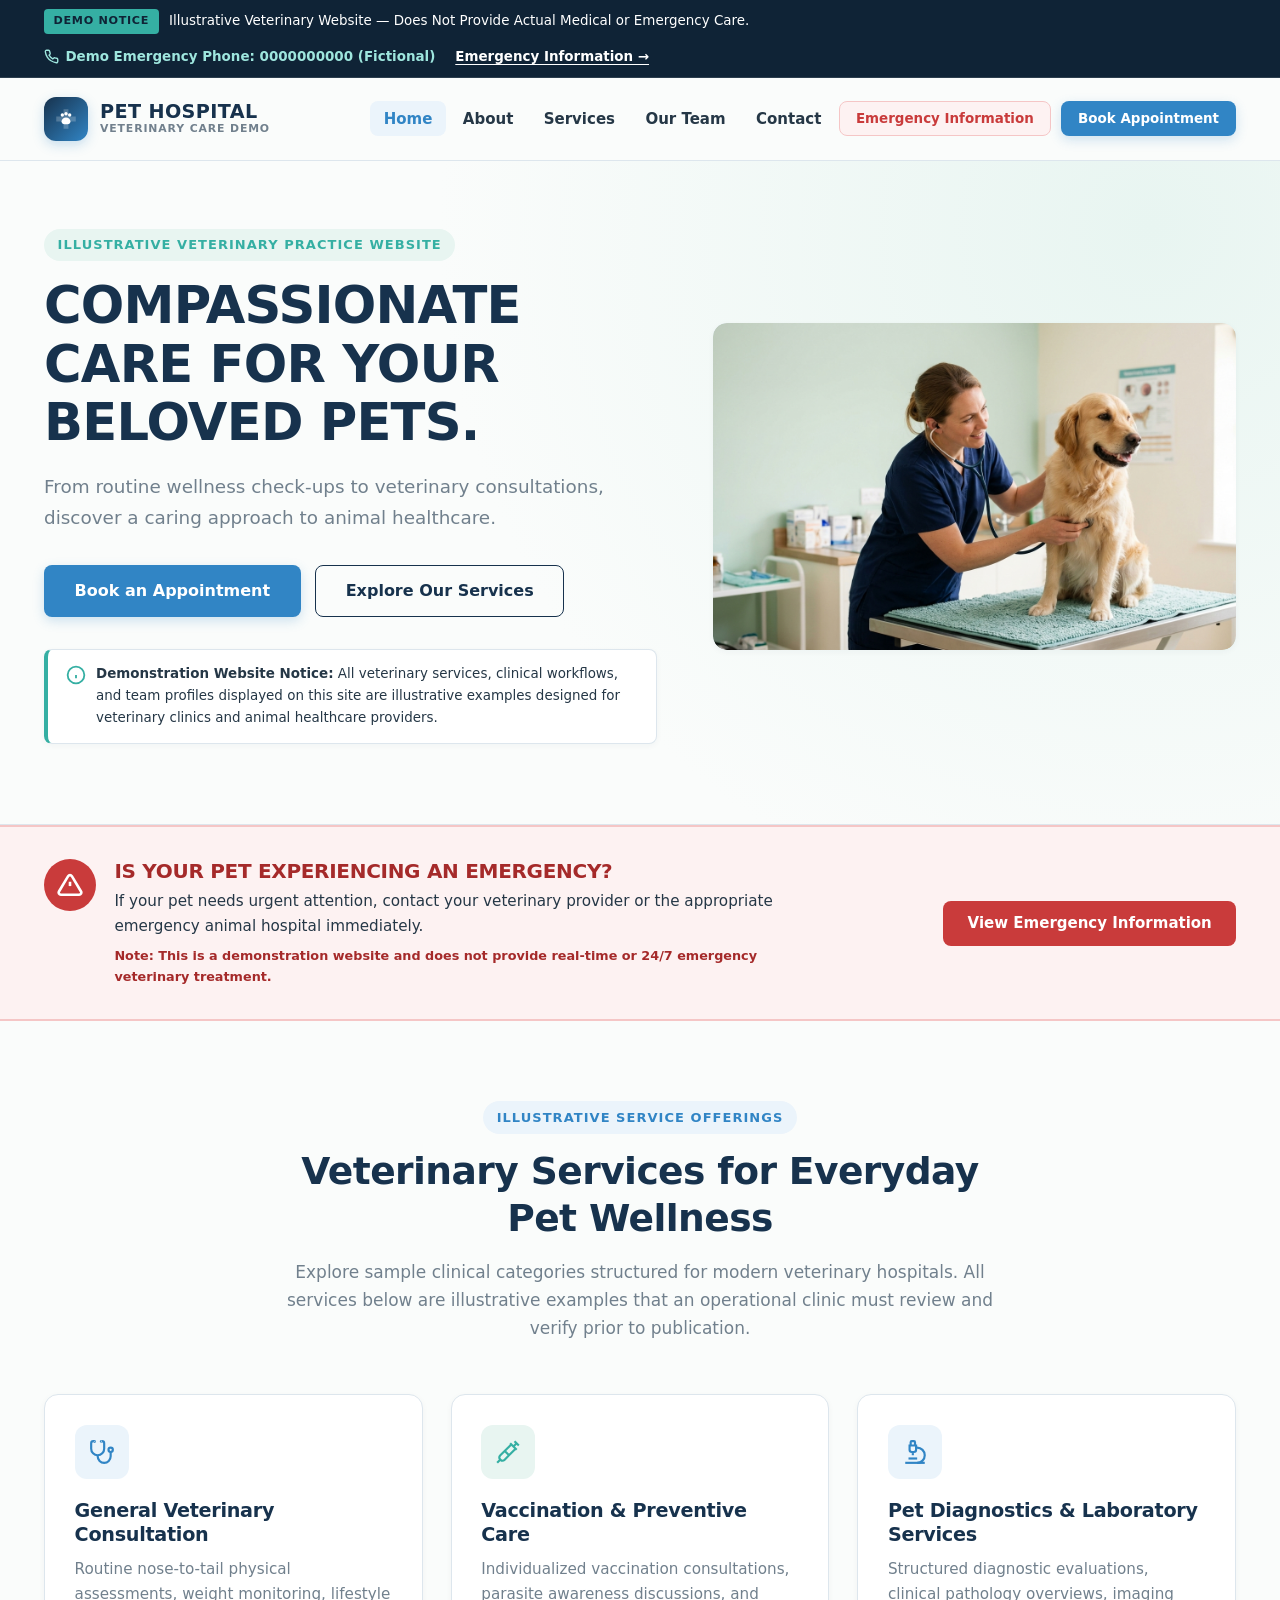
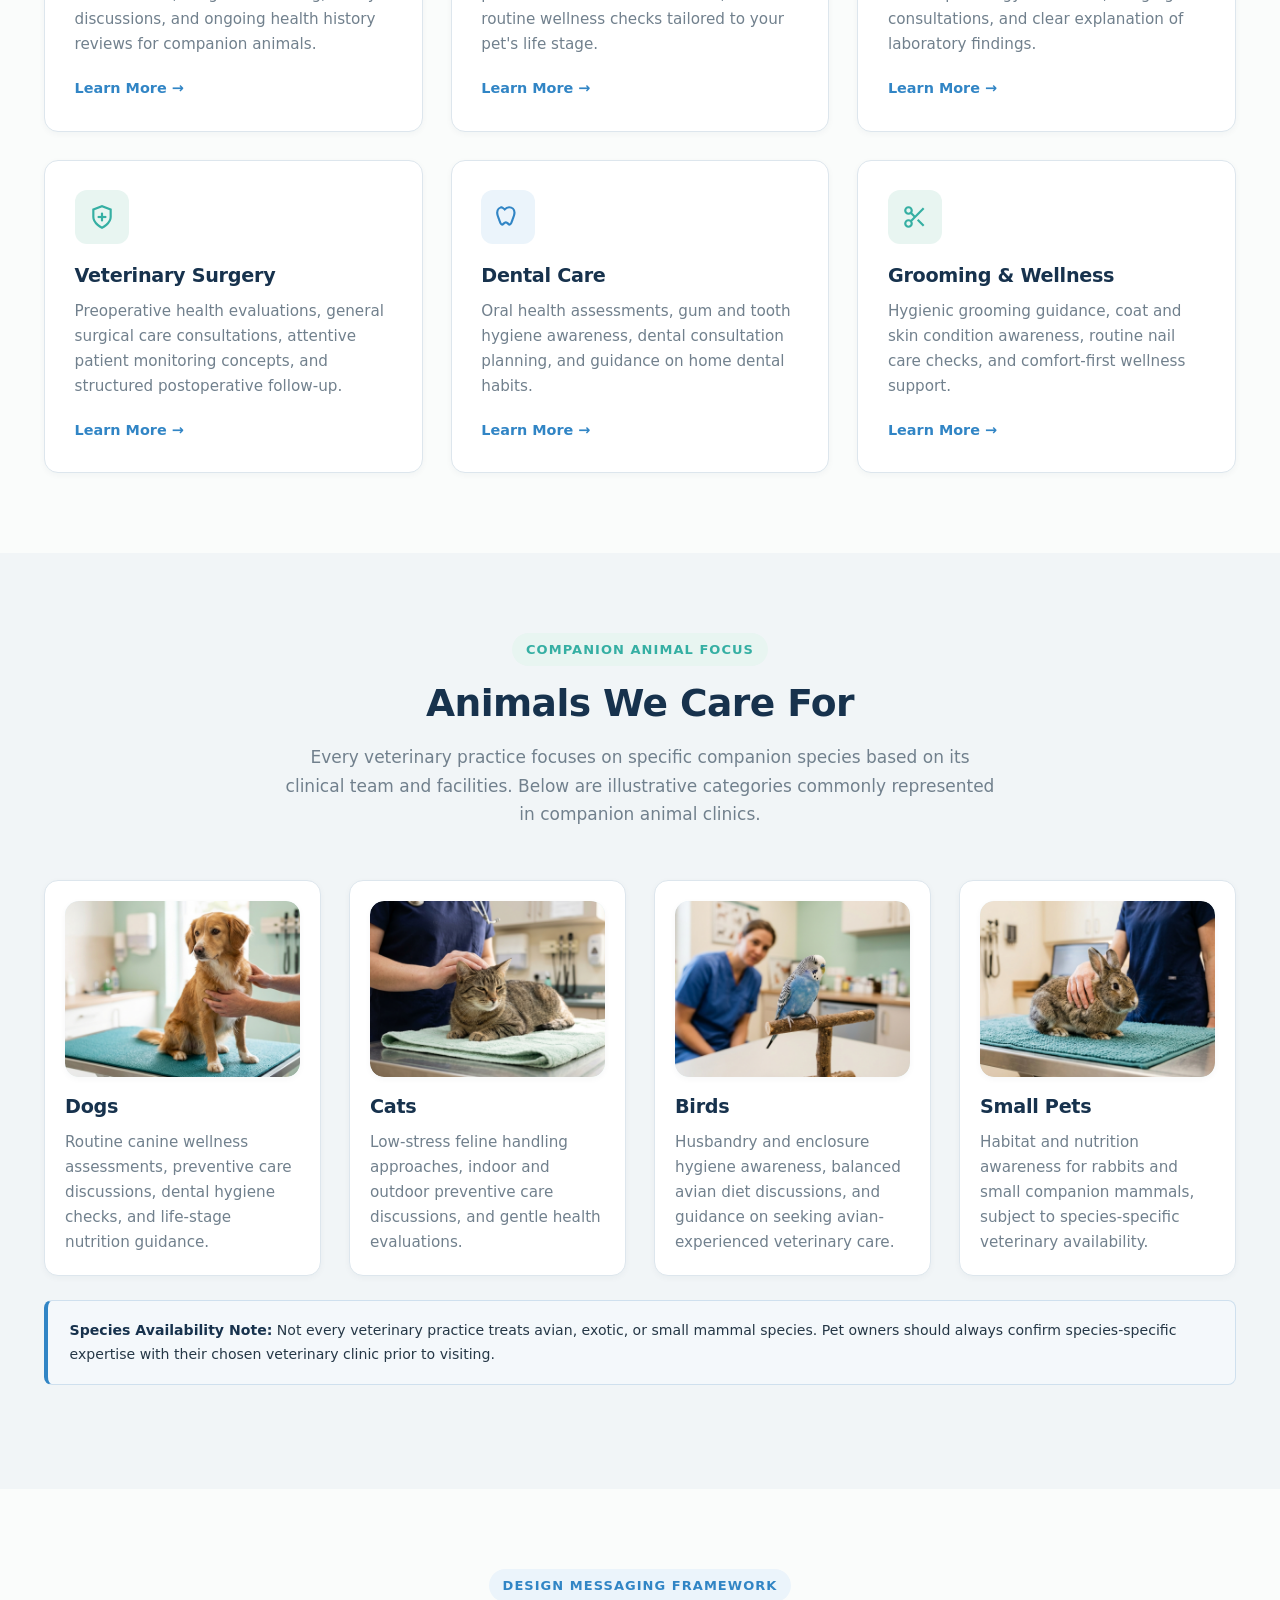
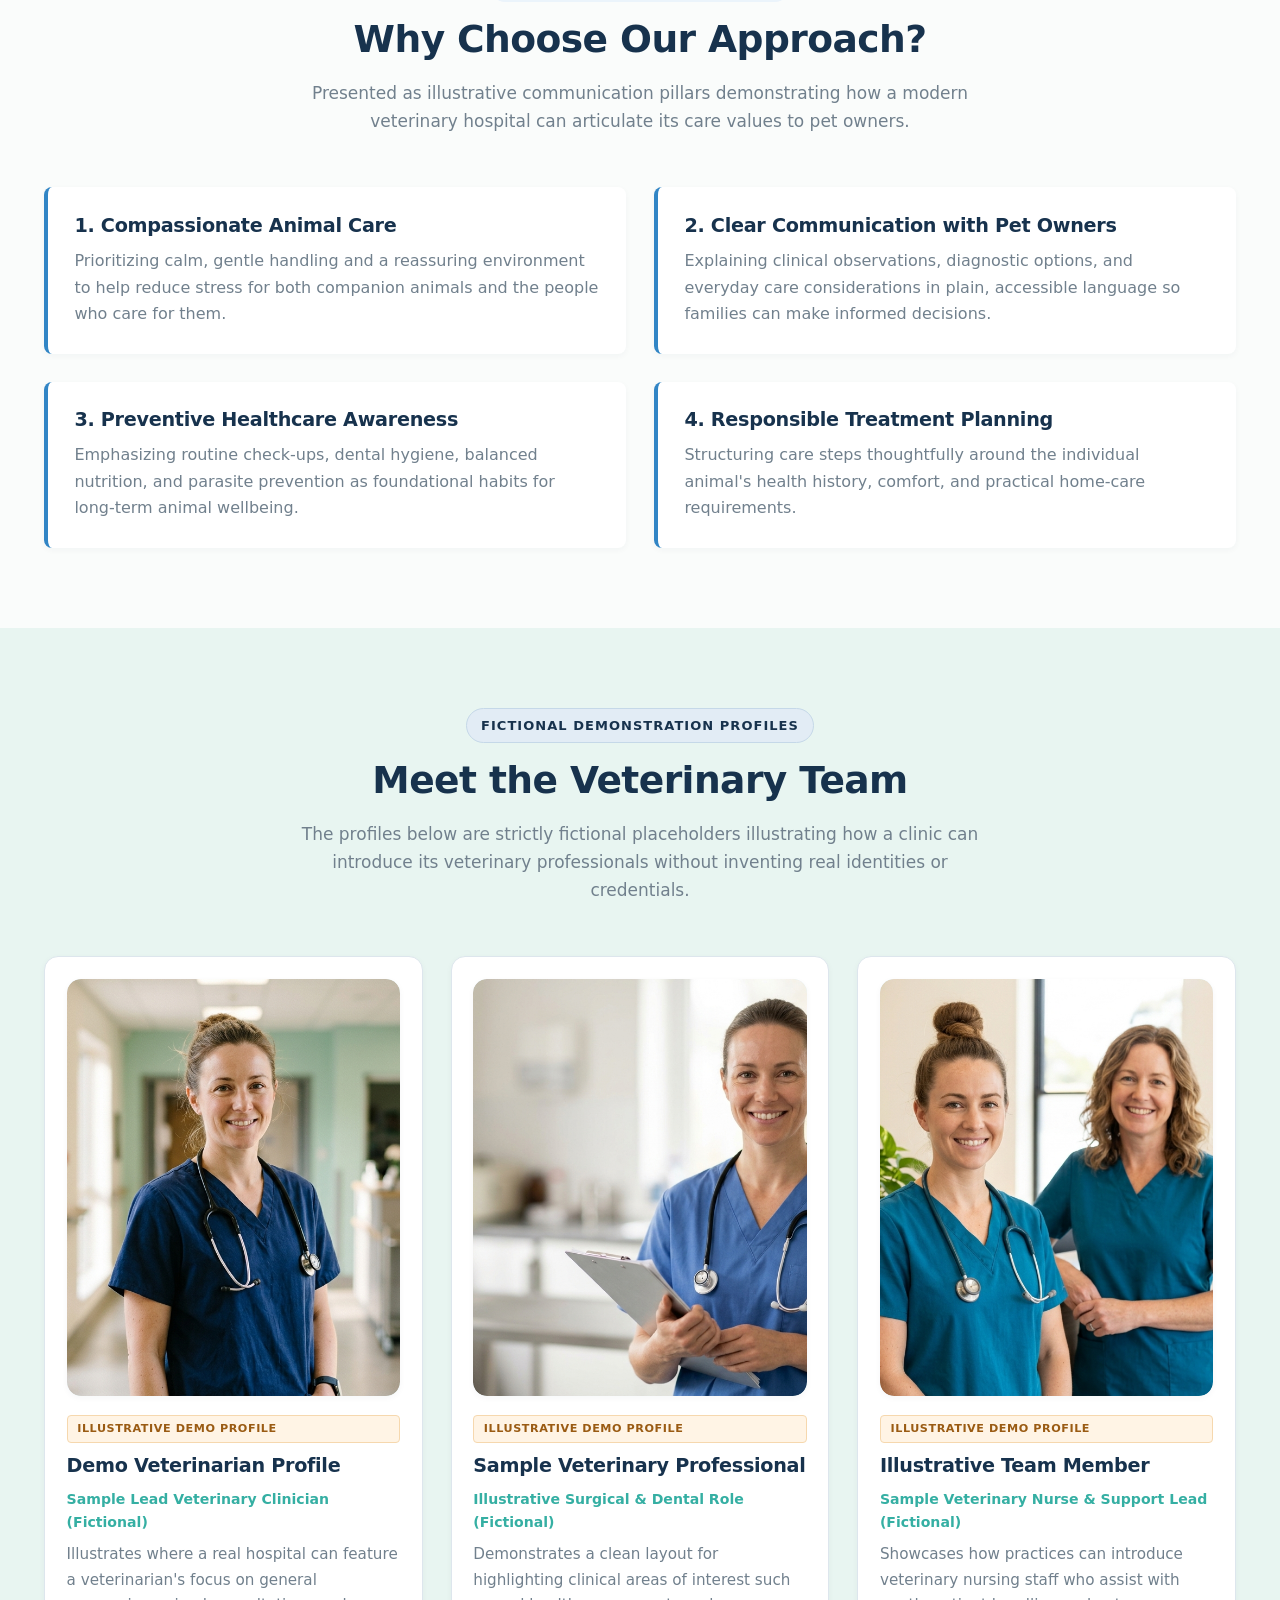
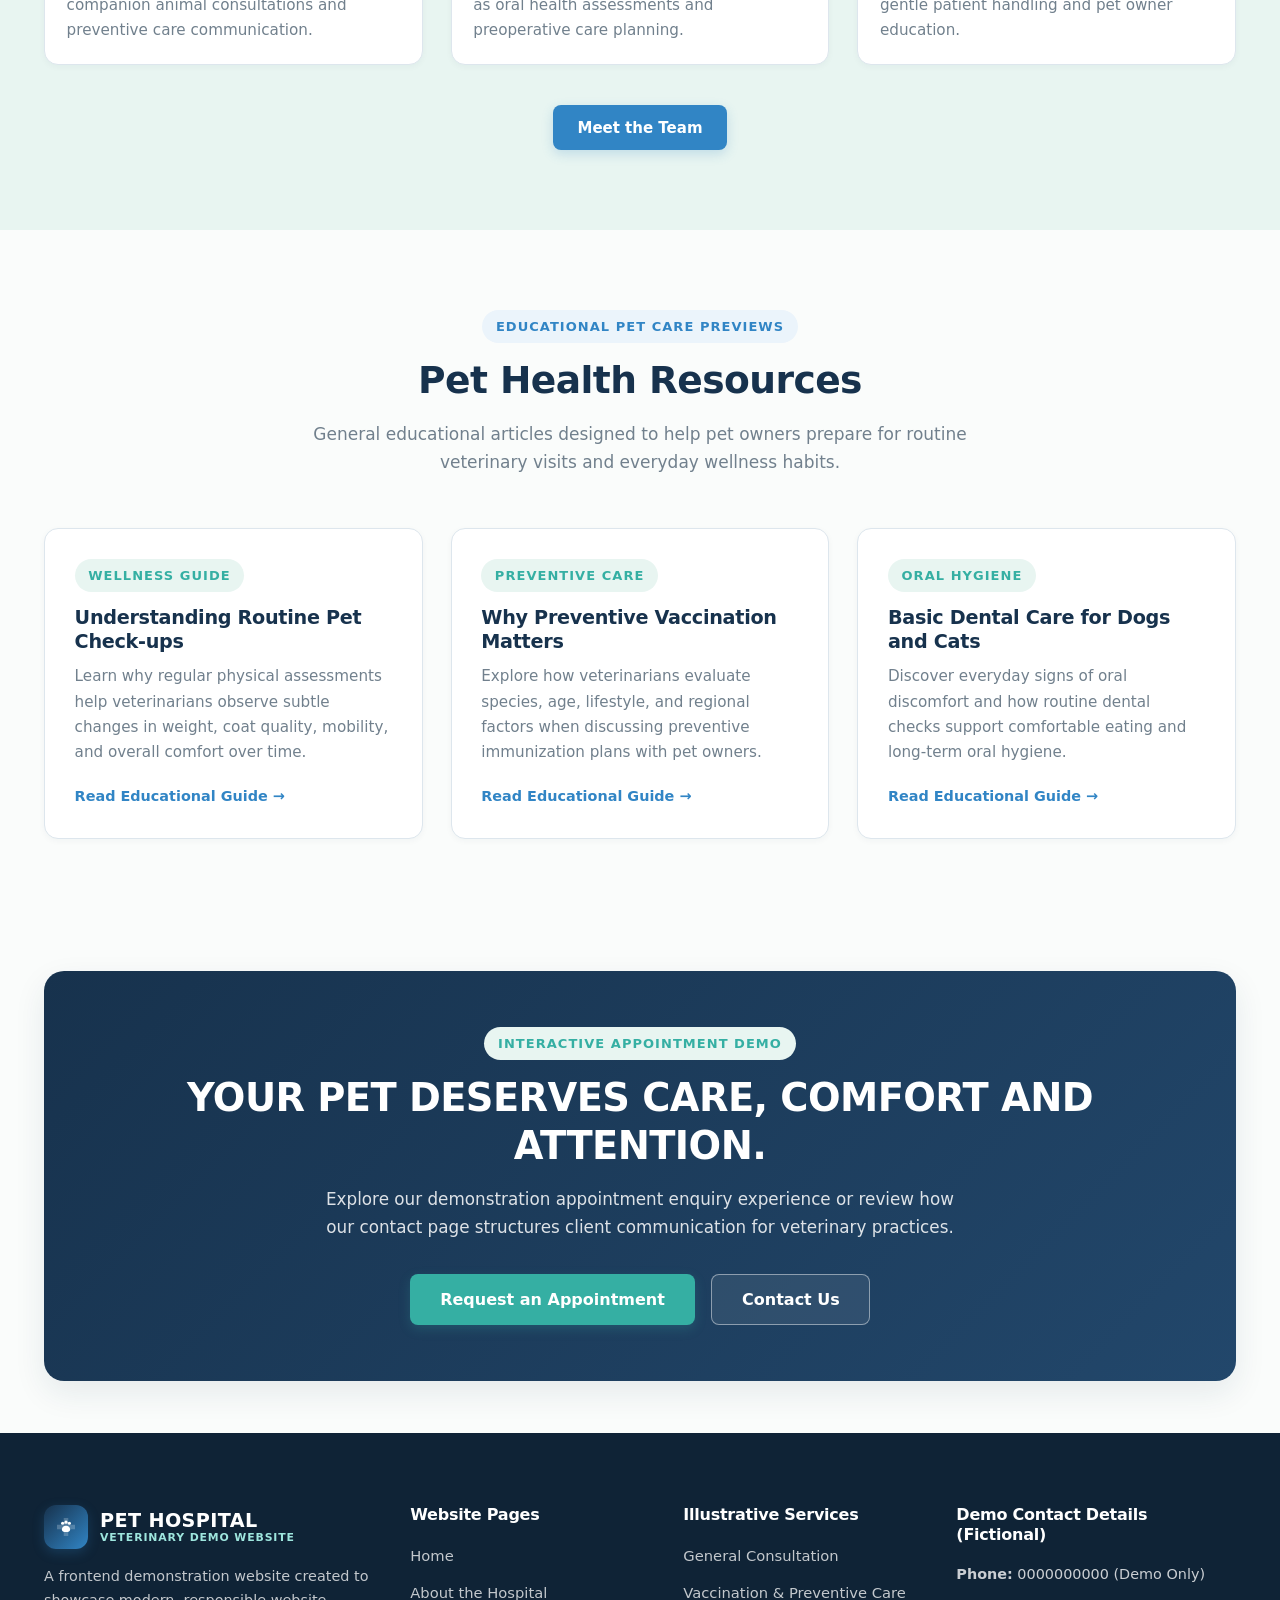
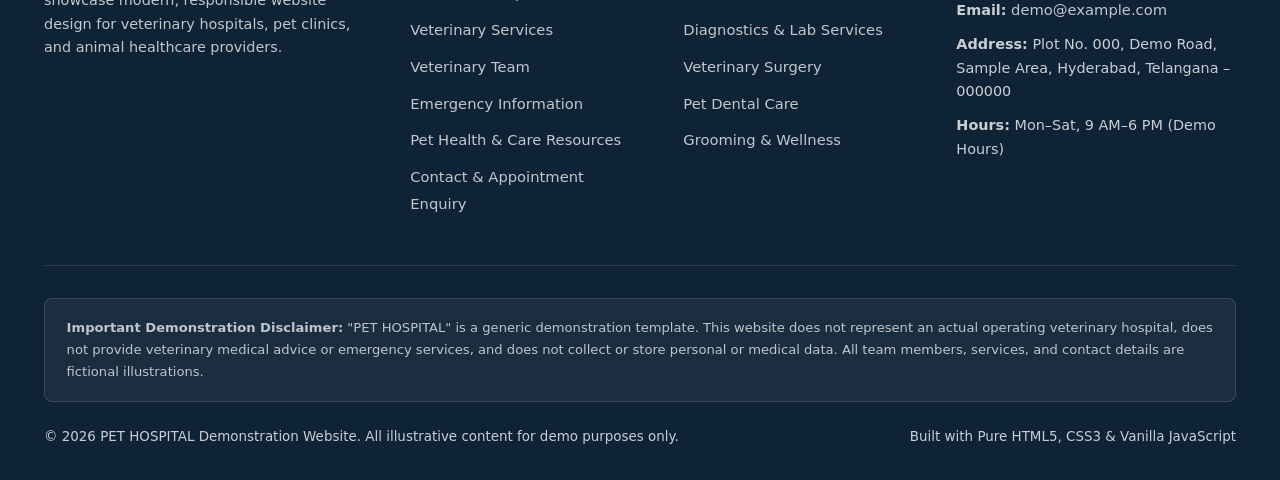
<file: index.html>
<!DOCTYPE html>
<html lang="en">
<head>
  <meta charset="UTF-8" />
  <meta name="viewport" content="width=device-width, initial-scale=1.0" />
  <title>PET HOSPITAL | Veterinary Hospital &amp; Animal Healthcare Demo Website</title>
  <meta name="description" content="Explore PET HOSPITAL, a premium demonstration website showcasing veterinary consultation, pet vaccination, animal healthcare, dental care, and responsible pet care design." />
  <meta name="keywords" content="Pet Hospital, Veterinary Hospital, Veterinary Clinic, Pet Doctor, Animal Healthcare, Pet Vaccination, Pet Surgery, Veterinary Consultation, Pet Emergency Care" />
  <meta property="og:title" content="PET HOSPITAL | Compassionate Care for Your Beloved Pets (Demo Website)" />
  <meta property="og:description" content="A professional veterinary hospital frontend demonstration website illustrating animal healthcare services, pet wellness resources, and appointment enquiry workflows." />
  <meta property="og:type" content="website" />
  <meta property="og:url" content="https://example.com/index.html" />
  <link rel="stylesheet" href="css/styles.css" />
</head>
<body>
  <a href="#main-content" class="skip-link">Skip to main content</a>

  <!-- Global Sticky Emergency Information Strip -->
  <div class="top-emergency-bar" role="region" aria-label="Demonstration Emergency Notice">
    <div class="container top-emergency-inner">
      <div class="top-emergency-left">
        <span class="demo-pill-badge">Demo Notice</span>
        <span>Illustrative Veterinary Website — Does Not Provide Actual Medical or Emergency Care.</span>
      </div>
      <div class="top-emergency-right">
        <span class="top-emergency-phone">
          <svg width="15" height="15" viewBox="0 0 24 24" fill="none" stroke="currentColor" stroke-width="2.2" aria-hidden="true">
            <path d="M22 16.92v3a2 2 0 0 1-2.18 2 19.79 19.79 0 0 1-8.63-3.07 19.5 19.5 0 0 1-6-6 19.79 19.79 0 0 1-3.07-8.67A2 2 0 0 1 4.11 2h3a2 2 0 0 1 2 1.72c.12.96.36 1.9.7 2.81a2 2 0 0 1-.45 2.11L8.09 9.91a16 16 0 0 0 6 6l1.27-1.27a2 2 0 0 1 2.11-.45c.91.34 1.85.58 2.81.7A2 2 0 0 1 22 16.92z"/>
          </svg>
          Demo Emergency Phone: 0000000000 (Fictional)
        </span>
        <a href="emergency.html" class="top-emergency-link">Emergency Information &rarr;</a>
      </div>
    </div>
  </div>

  <!-- Global Header & Navigation -->
  <header class="site-header">
    <div class="container header-inner">
      <a href="index.html" class="brand-logo" aria-label="PET HOSPITAL Home">
        <span class="brand-logo-mark" aria-hidden="true">
          <!-- Minimal Veterinary Medical Cross + Abstract Paw Logo -->
          <svg width="26" height="26" viewBox="0 0 32 32" fill="none" xmlns="http://www.w3.org/2000/svg">
            <path d="M13 4H19V13H28V19H19V28H13V19H4V13H13V4Z" fill="currentColor" fill-opacity="0.22"/>
            <circle cx="11.5" cy="11" r="2.1" fill="currentColor"/>
            <circle cx="16" cy="9.5" r="2.1" fill="currentColor"/>
            <circle cx="20.5" cy="11" r="2.1" fill="currentColor"/>
            <path d="M16 14.2C12.9 14.2 10.5 16.5 10.5 19.2C10.5 21.2 12.1 22.5 14.1 22.5H17.9C19.9 22.5 21.5 21.2 21.5 19.2C21.5 16.5 19.1 14.2 16 14.2Z" fill="currentColor"/>
          </svg>
        </span>
        <span class="brand-text-wrap">
          <span class="brand-title">PET HOSPITAL</span>
          <span class="brand-subtitle">Veterinary Care Demo</span>
        </span>
      </a>

      <button class="mobile-menu-toggle" type="button" aria-label="Toggle navigation menu" aria-expanded="false">
        <svg width="24" height="24" viewBox="0 0 24 24" fill="none" stroke="currentColor" stroke-width="2.2" aria-hidden="true">
          <line x1="3" y1="6" x2="21" y2="6"/>
          <line x1="3" y1="12" x2="21" y2="12"/>
          <line x1="3" y1="18" x2="21" y2="18"/>
        </svg>
      </button>

      <nav class="main-nav" aria-label="Primary Navigation">
        <ul class="nav-list">
          <li><a href="index.html" class="nav-link active">Home</a></li>
          <li><a href="about.html" class="nav-link">About</a></li>
          <li><a href="services.html" class="nav-link">Services</a></li>
          <li><a href="team.html" class="nav-link">Our Team</a></li>
       
          <li><a href="contact.html" class="nav-link">Contact</a></li>
        </ul>
        <div class="header-actions">
          <a href="emergency.html" class="btn btn-sm btn-emergency">Emergency Information</a>
          <button type="button" class="btn btn-sm btn-primary" data-open-appointment-modal>Book Appointment</button>
        </div>
      </nav>
    </div>
  </header>

  <main id="main-content">
    <!-- A. HERO SECTION -->
    <section class="hero-section">
      <div class="container hero-split">
        <div class="hero-content reveal">
          <span class="eyebrow">Illustrative Veterinary Practice Website</span>
          <h1 class="hero-title">COMPASSIONATE CARE FOR YOUR BELOVED PETS.</h1>
          <p class="hero-lead">
            From routine wellness check-ups to veterinary consultations, discover a caring approach to animal healthcare.
          </p>
          <div class="hero-cta-group">
            <button type="button" class="btn btn-lg btn-primary" data-open-appointment-modal>Book an Appointment</button>
            <a href="services.html" class="btn btn-lg btn-outline">Explore Our Services</a>
          </div>
          <div class="hero-trust-note">
            <svg width="20" height="20" viewBox="0 0 24 24" fill="none" stroke="var(--teal)" stroke-width="2.2" aria-hidden="true" style="flex-shrink:0; margin-top:2px;">
              <circle cx="12" cy="12" r="10"/>
              <line x1="12" y1="16" x2="12" y2="12"/>
              <line x1="12" y1="8" x2="12.01" y2="8"/>
            </svg>
            <span>
              <strong>Demonstration Website Notice:</strong> All veterinary services, clinical workflows, and team profiles displayed on this site are illustrative examples designed for veterinary clinics and animal healthcare providers.
            </span>
          </div>
        </div>

        <div class="hero-visual reveal">
          <div class="img-placeholder ratio-16-10">
            <img src="images/pet-hospital-hero.jpeg" alt="Veterinarian gently examining a golden retriever dog in a clean consultation room" width="1920" height="1200" loading="eager" />
          </div>
        </div>
      </div>
    </section>

    <!-- B. EMERGENCY INFORMATION STRIP -->
    <section class="emergency-strip-section" aria-labelledby="emergency-strip-heading">
      <div class="container emergency-strip-box">
        <div class="emergency-strip-content">
          <div class="emergency-icon-circle" aria-hidden="true">
            <svg width="26" height="26" viewBox="0 0 24 24" fill="none" stroke="currentColor" stroke-width="2.4">
              <path d="M10.29 3.86L1.82 18a2 2 0 0 0 1.71 3h16.94a2 2 0 0 0 1.71-3L13.71 3.86a2 2 0 0 0-3.42 0z"/>
              <line x1="12" y1="9" x2="12" y2="13"/>
              <line x1="12" y1="17" x2="12.01" y2="17"/>
            </svg>
          </div>
          <div>
            <h2 id="emergency-strip-heading" class="emergency-strip-title">IS YOUR PET EXPERIENCING AN EMERGENCY?</h2>
            <p class="emergency-strip-text">
              If your pet needs urgent attention, contact your veterinary provider or the appropriate emergency animal hospital immediately.
            </p>
            <p class="emergency-demo-disclaimer">
              Note: This is a demonstration website and does not provide real-time or 24/7 emergency veterinary treatment.
            </p>
          </div>
        </div>
        <div>
          <a href="emergency.html" class="btn btn-emergency-solid">View Emergency Information</a>
        </div>
      </div>
    </section>

    <!-- C. VETERINARY SERVICES -->
    <section class="section" aria-labelledby="services-heading">
      <div class="container">
        <div class="section-header reveal">
          <span class="eyebrow eyebrow-blue">Illustrative Service Offerings</span>
          <h2 id="services-heading" class="section-title">Veterinary Services for Everyday Pet Wellness</h2>
          <p class="section-subtitle">
            Explore sample clinical categories structured for modern veterinary hospitals. All services below are illustrative examples that an operational clinic must review and verify prior to publication.
          </p>
        </div>

        <div class="grid grid-3">
          <!-- Card 1 -->
          <article class="card reveal">
            <div class="card-icon blue" aria-hidden="true">
              <svg width="26" height="26" viewBox="0 0 24 24" fill="none" stroke="currentColor" stroke-width="2">
                <path d="M4.8 2.3A.3.3 0 1 0 5 2H4a2 2 0 0 0-2 2v5a6 6 0 0 0 6 6v0a6 6 0 0 0 6-6V4a2 2 0 0 0-2-2h-1a.2.2 0 1 0 .3.3"/>
                <path d="M8 15v1a6 6 0 0 0 6 6v0a6 6 0 0 0 6-6v-4"/>
                <circle cx="20" cy="10" r="2"/>
              </svg>
            </div>
            <h3 class="card-title">General Veterinary Consultation</h3>
            <p class="card-text">
              Routine nose-to-tail physical assessments, weight monitoring, lifestyle discussions, and ongoing health history reviews for companion animals.
            </p>
            <a href="services.html#consultation" class="card-link">Learn More &rarr;</a>
          </article>

          <!-- Card 2 -->
          <article class="card reveal">
            <div class="card-icon" aria-hidden="true">
              <svg width="26" height="26" viewBox="0 0 24 24" fill="none" stroke="currentColor" stroke-width="2">
                <path d="m18 2 4 4"/>
                <path d="m17 7 3-3"/>
                <path d="M19 9 8.7 19.3c-1 1-2.5 1-3.4 0l-.6-.6c-1-1-1-2.5 0-3.4L15 5"/>
                <path d="m9 11 4 4"/>
                <path d="m5 19-3 3"/>
                <path d="m14 4 6 6"/>
              </svg>
            </div>
            <h3 class="card-title">Vaccination &amp; Preventive Care</h3>
            <p class="card-text">
              Individualized vaccination consultations, parasite awareness discussions, and routine wellness checks tailored to your pet's life stage.
            </p>
            <a href="services.html#vaccination" class="card-link">Learn More &rarr;</a>
          </article>

          <!-- Card 3 -->
          <article class="card reveal">
            <div class="card-icon blue" aria-hidden="true">
              <svg width="26" height="26" viewBox="0 0 24 24" fill="none" stroke="currentColor" stroke-width="2">
                <path d="M6 18h8"/>
                <path d="M3 22h18"/>
                <path d="M14 22a7 7 0 1 0 0-14h-1"/>
                <path d="M9 14h2"/>
                <path d="M9 12a2 2 0 0 1-2-2V6h6v4a2 2 0 0 1-2 2Z"/>
                <path d="M12 6V3a1 1 0 0 0-1-1H9a1 1 0 0 0-1 1v3"/>
              </svg>
            </div>
            <h3 class="card-title">Pet Diagnostics &amp; Laboratory Services</h3>
            <p class="card-text">
              Structured diagnostic evaluations, clinical pathology overviews, imaging consultations, and clear explanation of laboratory findings.
            </p>
            <a href="services.html#diagnostics" class="card-link">Learn More &rarr;</a>
          </article>

          <!-- Card 4 -->
          <article class="card reveal">
            <div class="card-icon" aria-hidden="true">
              <svg width="26" height="26" viewBox="0 0 24 24" fill="none" stroke="currentColor" stroke-width="2">
                <path d="M12 22s8-4 8-10V5l-8-3-8 3v7c0 6 8 10 8 10z"/>
                <path d="M12 8v8"/>
                <path d="M8 12h8"/>
              </svg>
            </div>
            <h3 class="card-title">Veterinary Surgery</h3>
            <p class="card-text">
              Preoperative health evaluations, general surgical care consultations, attentive patient monitoring concepts, and structured postoperative follow-up.
            </p>
            <a href="services.html#surgery" class="card-link">Learn More &rarr;</a>
          </article>

          <!-- Card 5 -->
          <article class="card reveal">
            <div class="card-icon blue" aria-hidden="true">
              <svg width="26" height="26" viewBox="0 0 24 24" fill="none" stroke="currentColor" stroke-width="2">
                <path d="M7 3C4.2 3 2 5.2 2 8c0 2.4 1.2 4.5 2 6.8.7 2 1.2 4.2 2.5 4.2 1.2 0 1.8-2 3.5-2s2.3 2 3.5 2c1.3 0 1.8-2.2 2.5-4.2.8-2.3 2-4.4 2-6.8 0-2.8-2.2-5-5-5-1.6 0-3 .8-4 2-1-1.2-2.4-2-4-2z"/>
              </svg>
            </div>
            <h3 class="card-title">Dental Care</h3>
            <p class="card-text">
              Oral health assessments, gum and tooth hygiene awareness, dental consultation planning, and guidance on home dental habits.
            </p>
            <a href="services.html#dental" class="card-link">Learn More &rarr;</a>
          </article>

          <!-- Card 6 -->
          <article class="card reveal">
            <div class="card-icon" aria-hidden="true">
              <svg width="26" height="26" viewBox="0 0 24 24" fill="none" stroke="currentColor" stroke-width="2">
                <circle cx="6" cy="6" r="3"/>
                <circle cx="6" cy="18" r="3"/>
                <line x1="20" y1="4" x2="8.12" y2="15.88"/>
                <line x1="14.47" y1="14.48" x2="20" y2="20"/>
                <line x1="8.12" y1="8.12" x2="12" y2="12"/>
              </svg>
            </div>
            <h3 class="card-title">Grooming &amp; Wellness</h3>
            <p class="card-text">
              Hygienic grooming guidance, coat and skin condition awareness, routine nail care checks, and comfort-first wellness support.
            </p>
            <a href="services.html#grooming" class="card-link">Learn More &rarr;</a>
          </article>
        </div>
      </div>
    </section>

    <!-- D. ANIMALS WE CARE FOR -->
    <section class="section bg-light" aria-labelledby="animals-heading">
      <div class="container">
        <div class="section-header reveal">
          <span class="eyebrow">Companion Animal Focus</span>
          <h2 id="animals-heading" class="section-title">Animals We Care For</h2>
          <p class="section-subtitle">
            Every veterinary practice focuses on specific companion species based on its clinical team and facilities. Below are illustrative categories commonly represented in companion animal clinics.
          </p>
        </div>

        <div class="grid grid-4">
          <!-- Dogs -->
          <article class="card animal-card reveal">
            <div class="img-placeholder ratio-4-3">
              <img src="images/dog-health-care.jpeg" alt="Healthy companion dog sitting calmly during a wellness check" width="1600" height="1200" loading="lazy" />
            </div>
            <h3 class="card-title">Dogs</h3>
            <p class="card-text">
              Routine canine wellness assessments, preventive care discussions, dental hygiene checks, and life-stage nutrition guidance.
            </p>
          </article>

          <!-- Cats -->
          <article class="card animal-card reveal">
            <div class="img-placeholder ratio-4-3">
              <img src="images/cat-health-care.jpeg" alt="Relaxed domestic tabby cat on a soft towel in a calm clinic setting" width="1600" height="1200" loading="lazy" />
            </div>
            <h3 class="card-title">Cats</h3>
            <p class="card-text">
              Low-stress feline handling approaches, indoor and outdoor preventive care discussions, and gentle health evaluations.
            </p>
          </article>

          <!-- Birds -->
          <article class="card animal-card reveal">
            <div class="img-placeholder ratio-4-3">
              <img src="images/bird-health-care.jpeg" alt="Companion parakeet perched calmly during a gentle avian wellness observation" width="1600" height="1200" loading="lazy" />
            </div>
            <h3 class="card-title">Birds</h3>
            <p class="card-text">
              Husbandry and enclosure hygiene awareness, balanced avian diet discussions, and guidance on seeking avian-experienced veterinary care.
            </p>
          </article>

          <!-- Small Pets -->
          <article class="card animal-card reveal">
            <div class="img-placeholder ratio-4-3">
              <img src="images/small-pet-care.jpeg" alt="Domestic pet rabbit being gently examined on a padded consultation mat" width="1600" height="1200" loading="lazy" />
            </div>
            <h3 class="card-title">Small Pets</h3>
            <p class="card-text">
              Habitat and nutrition awareness for rabbits and small companion mammals, subject to species-specific veterinary availability.
            </p>
          </article>
        </div>

        <div class="disclaimer-banner reveal">
          <strong>Species Availability Note:</strong> Not every veterinary practice treats avian, exotic, or small mammal species. Pet owners should always confirm species-specific expertise with their chosen veterinary clinic prior to visiting.
        </div>
      </div>
    </section>

    <!-- E. WHY CHOOSE OUR APPROACH? -->
    <section class="section" aria-labelledby="approach-heading">
      <div class="container">
        <div class="section-header reveal">
          <span class="eyebrow eyebrow-blue">Design Messaging Framework</span>
          <h2 id="approach-heading" class="section-title">Why Choose Our Approach?</h2>
          <p class="section-subtitle">
            Presented as illustrative communication pillars demonstrating how a modern veterinary hospital can articulate its care values to pet owners.
          </p>
        </div>

        <div class="grid grid-2">
          <div class="value-card reveal">
            <h3 class="card-title">1. Compassionate Animal Care</h3>
            <p>
              Prioritizing calm, gentle handling and a reassuring environment to help reduce stress for both companion animals and the people who care for them.
            </p>
          </div>

          <div class="value-card reveal">
            <h3 class="card-title">2. Clear Communication with Pet Owners</h3>
            <p>
              Explaining clinical observations, diagnostic options, and everyday care considerations in plain, accessible language so families can make informed decisions.
            </p>
          </div>

          <div class="value-card reveal">
            <h3 class="card-title">3. Preventive Healthcare Awareness</h3>
            <p>
              Emphasizing routine check-ups, dental hygiene, balanced nutrition, and parasite prevention as foundational habits for long-term animal wellbeing.
            </p>
          </div>

          <div class="value-card reveal">
            <h3 class="card-title">4. Responsible Treatment Planning</h3>
            <p>
              Structuring care steps thoughtfully around the individual animal's health history, comfort, and practical home-care requirements.
            </p>
          </div>
        </div>
      </div>
    </section>

    <!-- F. MEET THE VETERINARY TEAM -->
    <section class="section bg-mint" aria-labelledby="team-preview-heading">
      <div class="container">
        <div class="section-header reveal">
          <span class="eyebrow eyebrow-demo">Fictional Demonstration Profiles</span>
          <h2 id="team-preview-heading" class="section-title">Meet the Veterinary Team</h2>
          <p class="section-subtitle">
            The profiles below are strictly fictional placeholders illustrating how a clinic can introduce its veterinary professionals without inventing real identities or credentials.
          </p>
        </div>

        <div class="grid grid-3">
          <!-- Profile 1 -->
          <article class="card team-card reveal">
            <div class="img-placeholder ratio-4-5">
              <img src="images/demo-vet-profile-1.jpeg" alt="Portrait of Dr. Sample Veterinarian" width="1200" height="1500" loading="lazy" />
            </div>
            <span class="demo-profile-tag">Illustrative Demo Profile</span>
            <h3 class="card-title">Demo Veterinarian Profile</h3>
            <p class="team-role">Sample Lead Veterinary Clinician (Fictional)</p>
            <p class="card-text">
              Illustrates where a real hospital can feature a veterinarian's focus on general companion animal consultations and preventive care communication.
            </p>
          </article>

          <!-- Profile 2 -->
          <article class="card team-card reveal">
            <div class="img-placeholder ratio-4-5">
              <img src="images/demo-vet-profile-2.jpeg" alt="Portrait of Sample Veterinary Professional" width="1200" height="1500" loading="lazy" />
            </div>
            <span class="demo-profile-tag">Illustrative Demo Profile</span>
            <h3 class="card-title">Sample Veterinary Professional</h3>
            <p class="team-role">Illustrative Surgical &amp; Dental Role (Fictional)</p>
            <p class="card-text">
              Demonstrates a clean layout for highlighting clinical areas of interest such as oral health assessments and preoperative care planning.
            </p>
          </article>

          <!-- Profile 3 -->
          <article class="card team-card reveal">
            <div class="img-placeholder ratio-4-5">
              <img src="images/demo-vet-profile-3.jpeg" alt="Portrait of Illustrative Team Member" width="1200" height="1500" loading="lazy" />
            </div>
            <span class="demo-profile-tag">Illustrative Demo Profile</span>
            <h3 class="card-title">Illustrative Team Member</h3>
            <p class="team-role">Sample Veterinary Nurse &amp; Support Lead (Fictional)</p>
            <p class="card-text">
              Showcases how practices can introduce veterinary nursing staff who assist with gentle patient handling and pet owner education.
            </p>
          </article>
        </div>

        <div style="text-align:center; margin-top:2.5rem;" class="reveal">
          <a href="team.html" class="btn btn-primary">Meet the Team</a>
        </div>
      </div>
    </section>

    <!-- G. PET HEALTH RESOURCES -->
    <section class="section" aria-labelledby="resources-heading">
      <div class="container">
        <div class="section-header reveal">
          <span class="eyebrow eyebrow-blue">Educational Pet Care Previews</span>
          <h2 id="resources-heading" class="section-title">Pet Health Resources</h2>
          <p class="section-subtitle">
            General educational articles designed to help pet owners prepare for routine veterinary visits and everyday wellness habits.
          </p>
        </div>

        <div class="grid grid-3">
          <article class="card reveal">
            <span class="eyebrow" style="align-self:flex-start;">Wellness Guide</span>
            <h3 class="card-title">Understanding Routine Pet Check-ups</h3>
            <p class="card-text">
              Learn why regular physical assessments help veterinarians observe subtle changes in weight, coat quality, mobility, and overall comfort over time.
            </p>
            <a href="pet-care.html#article-checkups" class="card-link">Read Educational Guide &rarr;</a>
          </article>

          <article class="card reveal">
            <span class="eyebrow" style="align-self:flex-start;">Preventive Care</span>
            <h3 class="card-title">Why Preventive Vaccination Matters</h3>
            <p class="card-text">
              Explore how veterinarians evaluate species, age, lifestyle, and regional factors when discussing preventive immunization plans with pet owners.
            </p>
            <a href="pet-care.html#article-vaccination" class="card-link">Read Educational Guide &rarr;</a>
          </article>

          <article class="card reveal">
            <span class="eyebrow" style="align-self:flex-start;">Oral Hygiene</span>
            <h3 class="card-title">Basic Dental Care for Dogs and Cats</h3>
            <p class="card-text">
              Discover everyday signs of oral discomfort and how routine dental checks support comfortable eating and long-term oral hygiene.
            </p>
            <a href="pet-care.html#article-dental" class="card-link">Read Educational Guide &rarr;</a>
          </article>
        </div>
      </div>
    </section>

    <!-- H. FINAL CTA -->
    <section class="section-sm">
      <div class="container">
        <div class="cta-banner reveal">
          <span class="eyebrow">Interactive Appointment Demo</span>
          <h2>YOUR PET DESERVES CARE, COMFORT AND ATTENTION.</h2>
          <p>
            Explore our demonstration appointment enquiry experience or review how our contact page structures client communication for veterinary practices.
          </p>
          <div class="cta-btn-group">
            <button type="button" class="btn btn-lg btn-teal" data-open-appointment-modal>Request an Appointment</button>
            <a href="contact.html" class="btn btn-lg btn-outline-white">Contact Us</a>
          </div>
        </div>
      </div>
    </section>
  </main>

  <!-- Global Footer -->
  <footer class="site-footer">
    <div class="container">
      <div class="footer-grid">
        <div>
          <a href="index.html" class="brand-logo" style="margin-bottom:1rem;">
            <span class="brand-logo-mark" aria-hidden="true">
              <svg width="24" height="24" viewBox="0 0 32 32" fill="none">
                <path d="M13 4H19V13H28V19H19V28H13V19H4V13H13V4Z" fill="currentColor" fill-opacity="0.22"/>
                <circle cx="11.5" cy="11" r="2.1" fill="currentColor"/>
                <circle cx="16" cy="9.5" r="2.1" fill="currentColor"/>
                <circle cx="20.5" cy="11" r="2.1" fill="currentColor"/>
                <path d="M16 14.2C12.9 14.2 10.5 16.5 10.5 19.2C10.5 21.2 12.1 22.5 14.1 22.5H17.9C19.9 22.5 21.5 21.2 21.5 19.2C21.5 16.5 19.1 14.2 16 14.2Z" fill="currentColor"/>
              </svg>
            </span>
            <span class="brand-text-wrap">
              <span class="brand-title" style="color:#FFFFFF;">PET HOSPITAL</span>
              <span class="brand-subtitle" style="color:#9EE6DE;">Veterinary Demo Website</span>
            </span>
          </a>
          <p style="color:rgba(255,255,255,0.75); font-size:0.9rem;">
            A frontend demonstration website created to showcase modern, responsible website design for veterinary hospitals, pet clinics, and animal healthcare providers.
          </p>
        </div>

        <div>
          <h3 class="footer-heading">Website Pages</h3>
          <ul class="footer-links">
            <li><a href="index.html">Home</a></li>
            <li><a href="about.html">About the Hospital</a></li>
            <li><a href="services.html">Veterinary Services</a></li>
            <li><a href="team.html">Veterinary Team</a></li>
            <li><a href="emergency.html">Emergency Information</a></li>
            <li><a href="pet-care.html">Pet Health &amp; Care Resources</a></li>
            <li><a href="contact.html">Contact &amp; Appointment Enquiry</a></li>
          </ul>
        </div>

        <div>
          <h3 class="footer-heading">Illustrative Services</h3>
          <ul class="footer-links">
            <li><a href="services.html#consultation">General Consultation</a></li>
            <li><a href="services.html#vaccination">Vaccination &amp; Preventive Care</a></li>
            <li><a href="services.html#diagnostics">Diagnostics &amp; Lab Services</a></li>
            <li><a href="services.html#surgery">Veterinary Surgery</a></li>
            <li><a href="services.html#dental">Pet Dental Care</a></li>
            <li><a href="services.html#grooming">Grooming &amp; Wellness</a></li>
          </ul>
        </div>

        <div>
          <h3 class="footer-heading">Demo Contact Details (Fictional)</h3>
          <ul class="footer-links" style="font-size:0.9rem;">
            <li><strong>Phone:</strong> 0000000000 (Demo Only)</li>
            <li><strong>Email:</strong> <a href="mailto:demo@example.com">demo@example.com</a></li>
            <li><strong>Address:</strong> Plot No. 000, Demo Road, Sample Area, Hyderabad, Telangana – 000000</li>
            <li><strong>Hours:</strong> Mon–Sat, 9 AM–6 PM (Demo Hours)</li>
          </ul>
        </div>
      </div>

      <div class="footer-demo-notice">
        <strong>Important Demonstration Disclaimer:</strong> "PET HOSPITAL" is a generic demonstration template. This website does not represent an actual operating veterinary hospital, does not provide veterinary medical advice or emergency services, and does not collect or store personal or medical data. All team members, services, and contact details are fictional illustrations.
      </div>

      <div class="footer-bottom">
        <span>&copy; 2026 PET HOSPITAL Demonstration Website. All illustrative content for demo purposes only.</span>
        <span>Built with Pure HTML5, CSS3 &amp; Vanilla JavaScript</span>
      </div>
    </div>
  </footer>

  <!-- Interactive Appointment Request Modal -->
  <div class="modal-backdrop" id="appointmentModal" aria-hidden="true" role="dialog" aria-modal="true" aria-labelledby="modalAppointmentTitle">
    <div class="modal-dialog">
      <div class="modal-header">
        <h3 id="modalAppointmentTitle">Demonstration Appointment Request</h3>
        <button type="button" class="modal-close-btn" data-close-appointment-modal aria-label="Close modal">
          <svg width="20" height="20" viewBox="0 0 24 24" fill="none" stroke="currentColor" stroke-width="2.2">
            <line x1="18" y1="6" x2="6" y2="18"/>
            <line x1="6" y1="6" x2="18" y2="18"/>
          </svg>
        </button>
      </div>
      <div class="modal-body">
        <div class="disclaimer-banner" style="margin-top:0;">
          <strong>Emergency Notice:</strong> Do not use a routine appointment form for urgent health concerns. Please visit our <a href="emergency.html">Emergency Information</a> page for educational guidance. This demo form does not book a real appointment or transmit data.
        </div>

        <form class="js-appointment-form" novalidate>
          <div class="form-grid">
            <div class="form-group">
              <label class="form-label" for="modalOwnerName">Owner Name <span class="required-star">*</span></label>
              <input class="form-control" type="text" id="modalOwnerName" name="ownerName" placeholder="e.g. Alex Sharma (Demo)" data-required="true" />
              <span class="field-error-msg"></span>
            </div>
            <div class="form-group">
              <label class="form-label" for="modalEmail">Email Address <span class="required-star">*</span></label>
              <input class="form-control" type="email" id="modalEmail" name="emailAddress" placeholder="demo@example.com" data-required="true" />
              <span class="field-error-msg"></span>
            </div>
            <div class="form-group">
              <label class="form-label" for="modalPhone">Phone Number <span class="required-star">*</span></label>
              <input class="form-control" type="tel" id="modalPhone" name="phoneNumber" placeholder="0000000000" data-required="true" />
              <span class="field-error-msg"></span>
            </div>
            <div class="form-group">
              <label class="form-label" for="modalPetName">Pet Name <span class="required-star">*</span></label>
              <input class="form-control" type="text" id="modalPetName" name="petName" placeholder="e.g. Bruno" data-required="true" />
              <span class="field-error-msg"></span>
            </div>
            <div class="form-group">
              <label class="form-label" for="modalAnimalType">Animal Type <span class="required-star">*</span></label>
              <select class="form-control" id="modalAnimalType" name="animalType" data-required="true">
                <option value="">Select Animal Type</option>
                <option value="Dog">Dog</option>
                <option value="Cat">Cat</option>
                <option value="Bird">Bird</option>
                <option value="Rabbit">Rabbit</option>
                <option value="Other">Other</option>
              </select>
              <span class="field-error-msg"></span>
            </div>
            <div class="form-group">
              <label class="form-label" for="modalPetAge">Pet Age <span class="required-star">*</span></label>
              <input class="form-control" type="text" id="modalPetAge" name="petAge" placeholder="e.g. 3 Years" data-required="true" />
              <span class="field-error-msg"></span>
            </div>
            <div class="form-group full-width">
              <label class="form-label" for="modalReason">Reason for Visit <span class="required-star">*</span></label>
              <select class="form-control" id="modalReason" name="reasonForVisit" data-required="true">
                <option value="">Select Reason for Visit</option>
                <option value="General Consultation">General Consultation</option>
                <option value="Vaccination">Vaccination</option>
                <option value="Dental Care">Dental Care</option>
                <option value="Diagnostics">Diagnostics</option>
                <option value="Surgery Consultation">Surgery Consultation</option>
                <option value="Grooming">Grooming</option>
                <option value="Other">Other</option>
              </select>
              <span class="field-error-msg"></span>
            </div>
            <div class="form-group">
              <label class="form-label" for="modalDate">Preferred Date <span class="required-star">*</span></label>
              <input class="form-control" type="date" id="modalDate" name="preferredDate" data-required="true" />
              <span class="field-error-msg"></span>
            </div>
            <div class="form-group">
              <label class="form-label" for="modalTime">Preferred Time <span class="required-star">*</span></label>
              <select class="form-control" id="modalTime" name="preferredTime" data-required="true">
                <option value="">Select Preferred Time</option>
                <option value="Morning (9 AM - 12 PM)">Morning (9 AM - 12 PM)</option>
                <option value="Afternoon (12 PM - 3 PM)">Afternoon (12 PM - 3 PM)</option>
                <option value="Evening (3 PM - 6 PM)">Evening (3 PM - 6 PM)</option>
              </select>
              <span class="field-error-msg"></span>
            </div>
            <div class="form-group full-width">
              <label class="form-label" for="modalNotes">Additional Information</label>
              <textarea class="form-control" id="modalNotes" name="additionalInfo" rows="3" placeholder="Share any general notes for this demonstration preview..."></textarea>
            </div>
          </div>
          <div style="margin-top:1.25rem; display:flex; gap:0.75rem; justify-content:flex-end;">
            <button type="button" class="btn btn-outline" data-close-appointment-modal>Cancel</button>
            <button type="submit" class="btn btn-primary">Preview Appointment Request</button>
          </div>
        </form>

        <div class="form-confirmation-box" role="status" aria-live="polite">
          <h4 style="margin-bottom:0.4rem;">Demonstration Confirmation Preview</h4>
          <p class="js-demo-summary" style="color:var(--navy); font-weight:600; margin-bottom:0.4rem;"></p>
          <p style="font-size:0.86rem; color:var(--dark-text);">
            <strong>Important:</strong> This is an interactive frontend demonstration only. <strong>No actual veterinary appointment has been booked</strong>, and no personal or medical information has been transmitted or stored.
          </p>
        </div>
      </div>
    </div>
  </div>

  <!-- Back to Top Button -->
  <button type="button" id="backToTopBtn" class="back-to-top" aria-label="Scroll back to top">
    <svg width="20" height="20" viewBox="0 0 24 24" fill="none" stroke="currentColor" stroke-width="2.4">
      <polyline points="18 15 12 9 6 15"/>
    </svg>
  </button>

  <script src="js/main.js"></script>
</body>
</html>
</file>
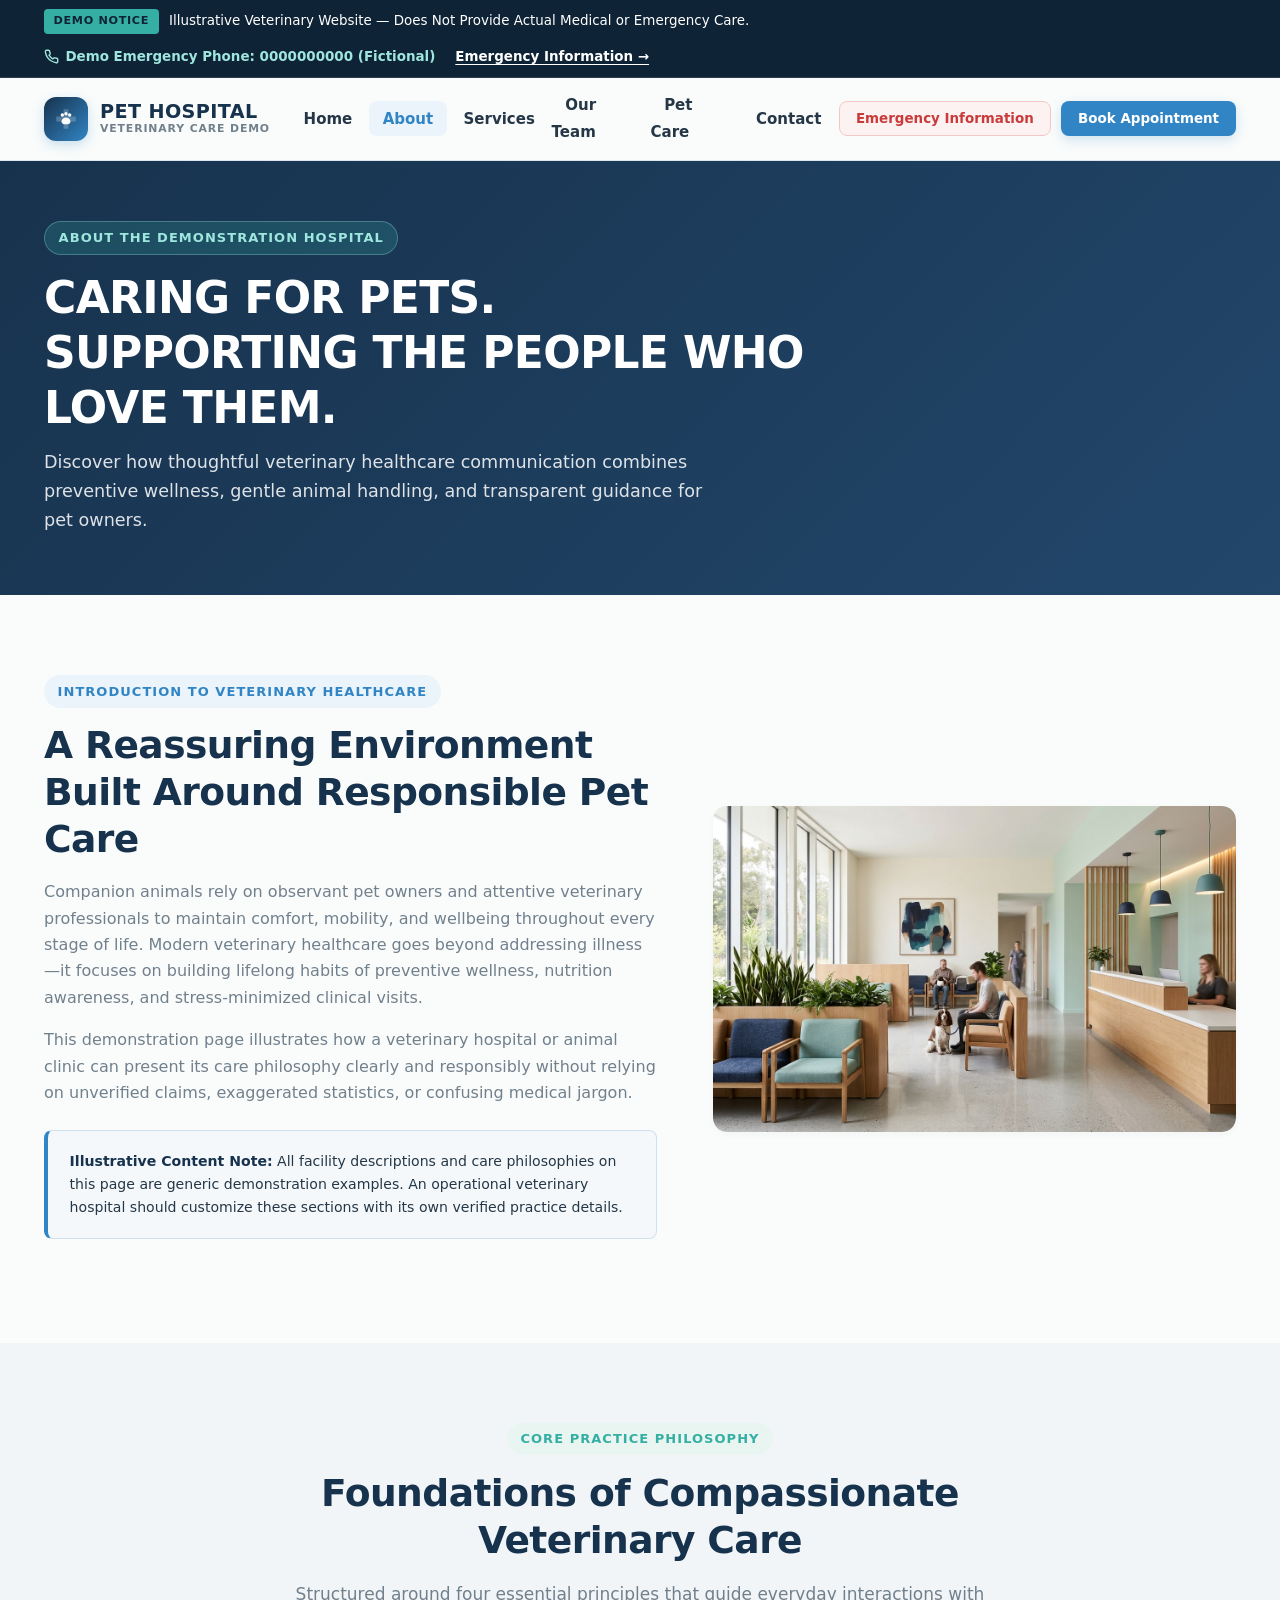
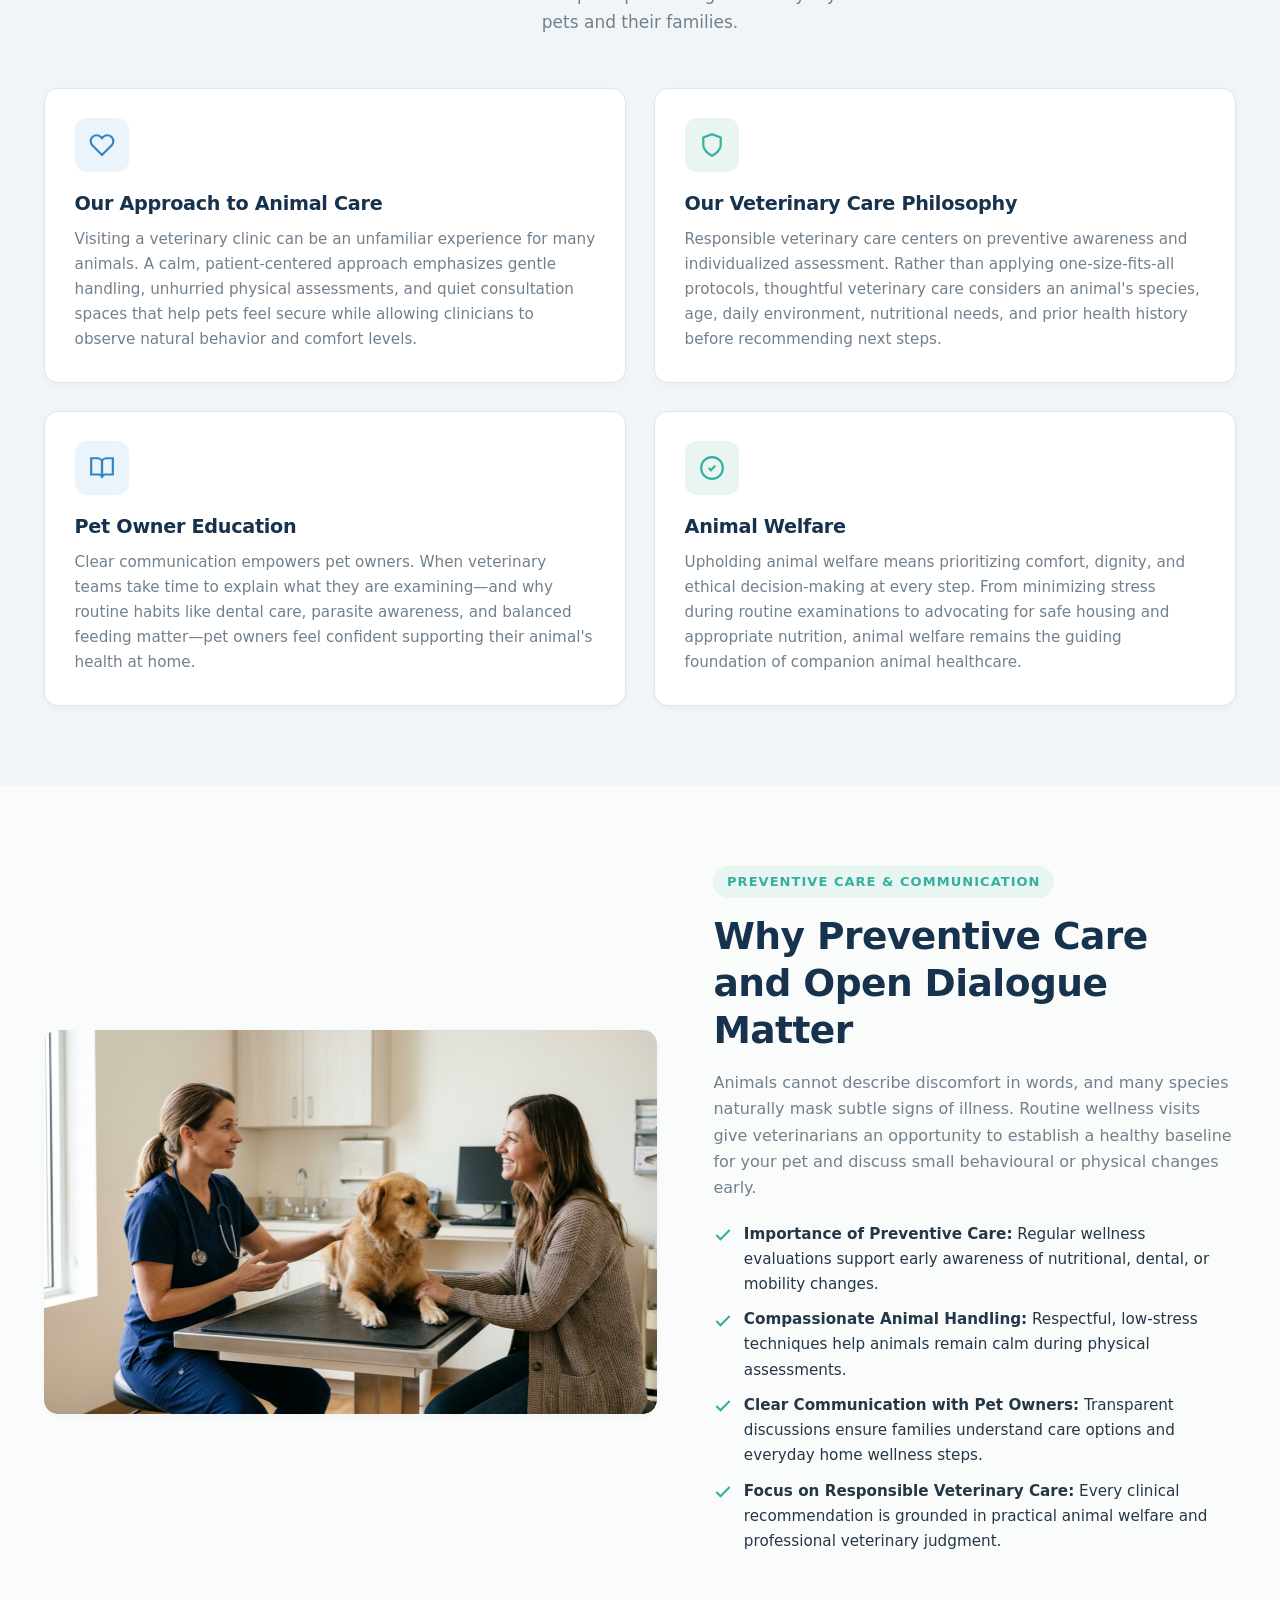
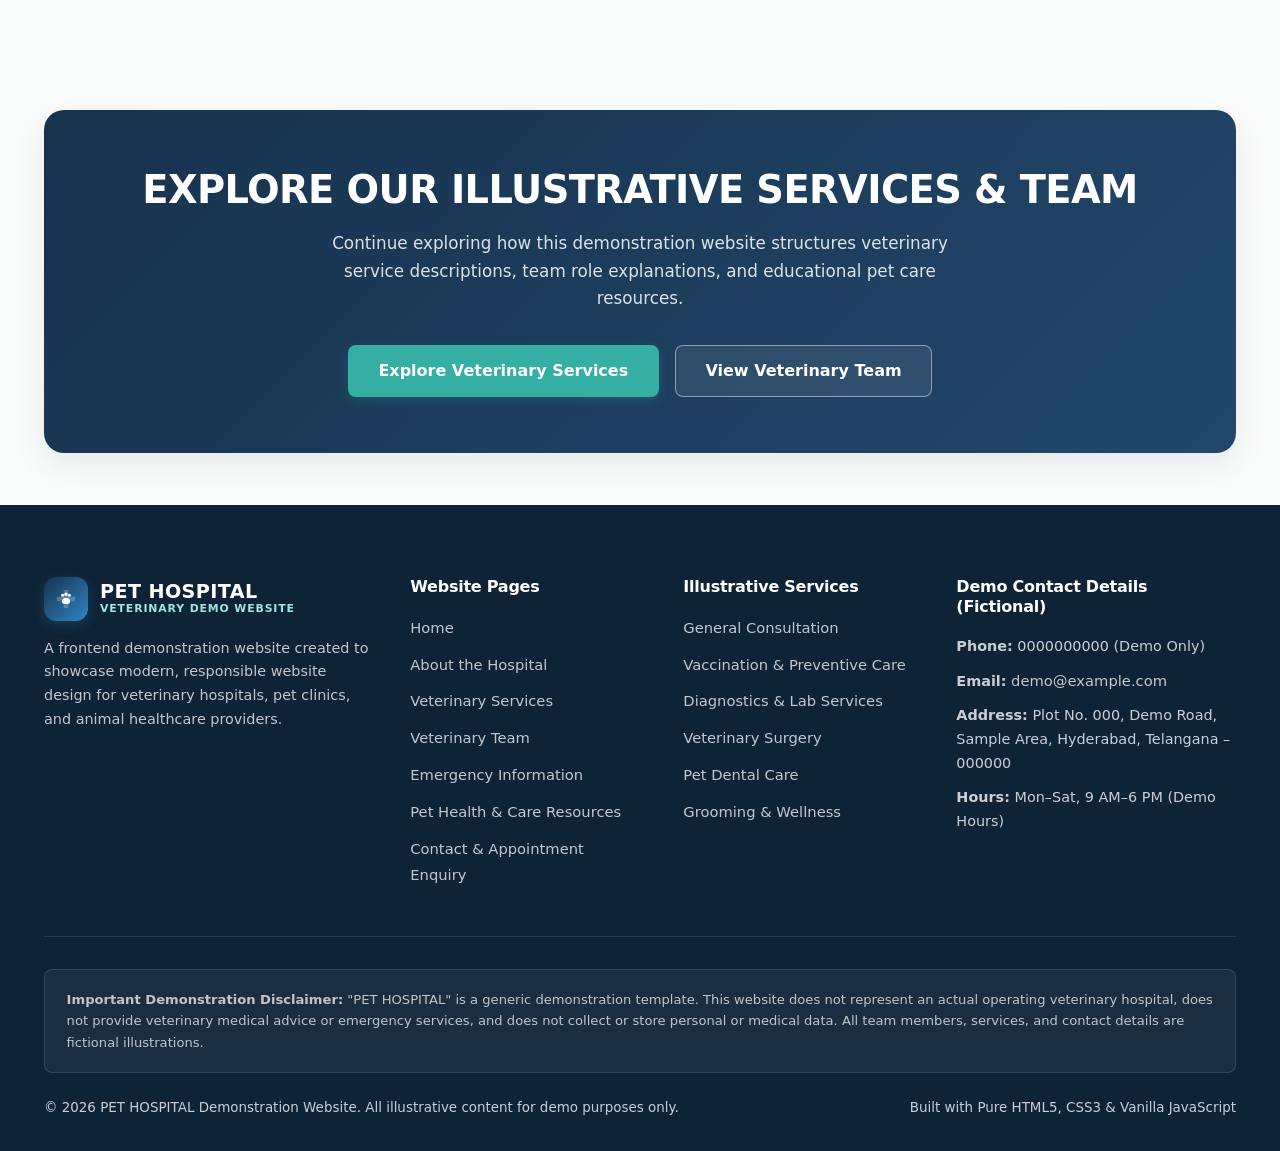
<file: about.html>
<!DOCTYPE html>
<html lang="en">
<head>
  <meta charset="UTF-8" />
  <meta name="viewport" content="width=device-width, initial-scale=1.0" />
  <title>About the Hospital | PET HOSPITAL Veterinary Healthcare Demo</title>
  <meta name="description" content="Learn about our approach to compassionate animal handling, preventive veterinary care, pet owner education, and responsible animal welfare on the PET HOSPITAL demo website." />
  <meta name="keywords" content="About Pet Hospital, Veterinary Hospital Philosophy, Animal Healthcare Approach, Preventive Veterinary Care, Pet Owner Education, Animal Welfare" />
  <meta property="og:title" content="About the Hospital | PET HOSPITAL Veterinary Demo Website" />
  <meta property="og:description" content="Caring for pets and supporting the people who love them through compassionate animal handling, preventive care awareness, and clear communication." />
  <meta property="og:type" content="website" />
  <meta property="og:url" content="https://example.com/about.html" />
  <link rel="stylesheet" href="css/styles.css" />
</head>
<body>
  <a href="#main-content" class="skip-link">Skip to main content</a>

  <!-- Global Sticky Emergency Information Strip -->
  <div class="top-emergency-bar" role="region" aria-label="Demonstration Emergency Notice">
    <div class="container top-emergency-inner">
      <div class="top-emergency-left">
        <span class="demo-pill-badge">Demo Notice</span>
        <span>Illustrative Veterinary Website — Does Not Provide Actual Medical or Emergency Care.</span>
      </div>
      <div class="top-emergency-right">
        <span class="top-emergency-phone">
          <svg width="15" height="15" viewBox="0 0 24 24" fill="none" stroke="currentColor" stroke-width="2.2" aria-hidden="true">
            <path d="M22 16.92v3a2 2 0 0 1-2.18 2 19.79 19.79 0 0 1-8.63-3.07 19.5 19.5 0 0 1-6-6 19.79 19.79 0 0 1-3.07-8.67A2 2 0 0 1 4.11 2h3a2 2 0 0 1 2 1.72c.12.96.36 1.9.7 2.81a2 2 0 0 1-.45 2.11L8.09 9.91a16 16 0 0 0 6 6l1.27-1.27a2 2 0 0 1 2.11-.45c.91.34 1.85.58 2.81.7A2 2 0 0 1 22 16.92z"/>
          </svg>
          Demo Emergency Phone: 0000000000 (Fictional)
        </span>
        <a href="emergency.html" class="top-emergency-link">Emergency Information &rarr;</a>
      </div>
    </div>
  </div>

  <!-- Global Header & Navigation -->
  <header class="site-header">
    <div class="container header-inner">
      <a href="index.html" class="brand-logo" aria-label="PET HOSPITAL Home">
        <span class="brand-logo-mark" aria-hidden="true">
          <svg width="26" height="26" viewBox="0 0 32 32" fill="none" xmlns="http://www.w3.org/2000/svg">
            <path d="M13 4H19V13H28V19H19V28H13V19H4V13H13V4Z" fill="currentColor" fill-opacity="0.22"/>
            <circle cx="11.5" cy="11" r="2.1" fill="currentColor"/>
            <circle cx="16" cy="9.5" r="2.1" fill="currentColor"/>
            <circle cx="20.5" cy="11" r="2.1" fill="currentColor"/>
            <path d="M16 14.2C12.9 14.2 10.5 16.5 10.5 19.2C10.5 21.2 12.1 22.5 14.1 22.5H17.9C19.9 22.5 21.5 21.2 21.5 19.2C21.5 16.5 19.1 14.2 16 14.2Z" fill="currentColor"/>
          </svg>
        </span>
        <span class="brand-text-wrap">
          <span class="brand-title">PET HOSPITAL</span>
          <span class="brand-subtitle">Veterinary Care Demo</span>
        </span>
      </a>

      <button class="mobile-menu-toggle" type="button" aria-label="Toggle navigation menu" aria-expanded="false">
        <svg width="24" height="24" viewBox="0 0 24 24" fill="none" stroke="currentColor" stroke-width="2.2" aria-hidden="true">
          <line x1="3" y1="6" x2="21" y2="6"/>
          <line x1="3" y1="12" x2="21" y2="12"/>
          <line x1="3" y1="18" x2="21" y2="18"/>
        </svg>
      </button>

      <nav class="main-nav" aria-label="Primary Navigation">
        <ul class="nav-list">
          <li><a href="index.html" class="nav-link">Home</a></li>
          <li><a href="about.html" class="nav-link active">About</a></li>
          <li><a href="services.html" class="nav-link">Services</a></li>
          <li><a href="team.html" class="nav-link">Our Team</a></li>
          <li><a href="pet-care.html" class="nav-link">Pet Care</a></li>
          <li><a href="contact.html" class="nav-link">Contact</a></li>
        </ul>
        <div class="header-actions">
          <a href="emergency.html" class="btn btn-sm btn-emergency">Emergency Information</a>
          <button type="button" class="btn btn-sm btn-primary" data-open-appointment-modal>Book Appointment</button>
        </div>
      </nav>
    </div>
  </header>

  <main id="main-content">
    <!-- PAGE HERO -->
    <section class="page-hero">
      <div class="container">
        <span class="eyebrow">About the Demonstration Hospital</span>
        <h1>CARING FOR PETS. SUPPORTING THE PEOPLE WHO LOVE THEM.</h1>
        <p>
          Discover how thoughtful veterinary healthcare communication combines preventive wellness, gentle animal handling, and transparent guidance for pet owners.
        </p>
      </div>
    </section>

    <!-- INTRODUCTION TO VETERINARY HEALTHCARE -->
    <section class="section">
      <div class="container">
        <div class="hero-split">
          <div class="reveal">
            <span class="eyebrow eyebrow-blue">Introduction to Veterinary Healthcare</span>
            <h2 class="section-title">A Reassuring Environment Built Around Responsible Pet Care</h2>
            <p>
              Companion animals rely on observant pet owners and attentive veterinary professionals to maintain comfort, mobility, and wellbeing throughout every stage of life. Modern veterinary healthcare goes beyond addressing illness—it focuses on building lifelong habits of preventive wellness, nutrition awareness, and stress-minimized clinical visits.
            </p>
            <p>
              This demonstration page illustrates how a veterinary hospital or animal clinic can present its care philosophy clearly and responsibly without relying on unverified claims, exaggerated statistics, or confusing medical jargon.
            </p>
            <div class="disclaimer-banner">
              <strong>Illustrative Content Note:</strong> All facility descriptions and care philosophies on this page are generic demonstration examples. An operational veterinary hospital should customize these sections with its own verified practice details.
            </div>
          </div>

          <div class="reveal">
            <div class="img-placeholder ratio-16-10">
              <img src="images/about-veterinary-clinic.jpeg" alt="Clean, calm veterinary hospital reception and consultation interior with natural daylight" width="1920" height="1200" loading="lazy" />
            </div>
          </div>
        </div>
      </div>
    </section>

    <!-- FOUR CORE ABOUT SECTIONS -->
    <section class="section bg-light" aria-labelledby="core-pillars-heading">
      <div class="container">
        <div class="section-header reveal">
          <span class="eyebrow">Core Practice Philosophy</span>
          <h2 id="core-pillars-heading" class="section-title">Foundations of Compassionate Veterinary Care</h2>
          <p class="section-subtitle">
            Structured around four essential principles that guide everyday interactions with pets and their families.
          </p>
        </div>

        <div class="grid grid-2">
          <!-- 1. Our Approach to Animal Care -->
          <article class="card reveal">
            <div class="card-icon blue" aria-hidden="true">
              <svg width="26" height="26" viewBox="0 0 24 24" fill="none" stroke="currentColor" stroke-width="2">
                <path d="M20.84 4.61a5.5 5.5 0 0 0-7.78 0L12 5.67l-1.06-1.06a5.5 5.5 0 0 0-7.78 7.78l1.06 1.06L12 21.23l7.78-7.78 1.06-1.06a5.5 5.5 0 0 0 0-7.78z"/>
              </svg>
            </div>
            <h3 class="card-title">Our Approach to Animal Care</h3>
            <p class="card-text">
              Visiting a veterinary clinic can be an unfamiliar experience for many animals. A calm, patient-centered approach emphasizes gentle handling, unhurried physical assessments, and quiet consultation spaces that help pets feel secure while allowing clinicians to observe natural behavior and comfort levels.
            </p>
          </article>

          <!-- 2. Our Veterinary Care Philosophy -->
          <article class="card reveal">
            <div class="card-icon" aria-hidden="true">
              <svg width="26" height="26" viewBox="0 0 24 24" fill="none" stroke="currentColor" stroke-width="2">
                <path d="M12 22s8-4 8-10V5l-8-3-8 3v7c0 6 8 10 8 10z"/>
              </svg>
            </div>
            <h3 class="card-title">Our Veterinary Care Philosophy</h3>
            <p class="card-text">
              Responsible veterinary care centers on preventive awareness and individualized assessment. Rather than applying one-size-fits-all protocols, thoughtful veterinary care considers an animal's species, age, daily environment, nutritional needs, and prior health history before recommending next steps.
            </p>
          </article>

          <!-- 3. Pet Owner Education -->
          <article class="card reveal">
            <div class="card-icon blue" aria-hidden="true">
              <svg width="26" height="26" viewBox="0 0 24 24" fill="none" stroke="currentColor" stroke-width="2">
                <path d="M2 3h6a4 4 0 0 1 4 4v14a3 3 0 0 0-3-3H2z"/>
                <path d="M22 3h-6a4 4 0 0 0-4 4v14a3 3 0 0 1 3-3h7z"/>
              </svg>
            </div>
            <h3 class="card-title">Pet Owner Education</h3>
            <p class="card-text">
              Clear communication empowers pet owners. When veterinary teams take time to explain what they are examining—and why routine habits like dental care, parasite awareness, and balanced feeding matter—pet owners feel confident supporting their animal's health at home.
            </p>
          </article>

          <!-- 4. Animal Welfare -->
          <article class="card reveal">
            <div class="card-icon" aria-hidden="true">
              <svg width="26" height="26" viewBox="0 0 24 24" fill="none" stroke="currentColor" stroke-width="2">
                <circle cx="12" cy="12" r="10"/>
                <path d="m9 12 2 2 4-4"/>
              </svg>
            </div>
            <h3 class="card-title">Animal Welfare</h3>
            <p class="card-text">
              Upholding animal welfare means prioritizing comfort, dignity, and ethical decision-making at every step. From minimizing stress during routine examinations to advocating for safe housing and appropriate nutrition, animal welfare remains the guiding foundation of companion animal healthcare.
            </p>
          </article>
        </div>
      </div>
    </section>

    <!-- COMPASSIONATE HANDLING & PREVENTIVE FOCUS VISUAL SECTION -->
    <section class="section">
      <div class="container">
        <div class="hero-split">
          <div class="reveal">
            <div class="img-placeholder ratio-16-10">
              <img src="images/compassionate-pet-handling.jpeg" alt="Veterinarian communicating clearly with a pet owner during a gentle wellness consultation" width="1920" height="1200" loading="lazy" />
            </div>
          </div>

          <div class="reveal">
            <span class="eyebrow">Preventive Care &amp; Communication</span>
            <h2 class="section-title">Why Preventive Care and Open Dialogue Matter</h2>
            <p>
              Animals cannot describe discomfort in words, and many species naturally mask subtle signs of illness. Routine wellness visits give veterinarians an opportunity to establish a healthy baseline for your pet and discuss small behavioural or physical changes early.
            </p>
            <ul class="check-list">
              <li>
                <svg width="20" height="20" viewBox="0 0 24 24" fill="none" stroke="currentColor" stroke-width="2.5"><polyline points="20 6 9 17 4 12"/></svg>
                <span><strong>Importance of Preventive Care:</strong> Regular wellness evaluations support early awareness of nutritional, dental, or mobility changes.</span>
              </li>
              <li>
                <svg width="20" height="20" viewBox="0 0 24 24" fill="none" stroke="currentColor" stroke-width="2.5"><polyline points="20 6 9 17 4 12"/></svg>
                <span><strong>Compassionate Animal Handling:</strong> Respectful, low-stress techniques help animals remain calm during physical assessments.</span>
              </li>
              <li>
                <svg width="20" height="20" viewBox="0 0 24 24" fill="none" stroke="currentColor" stroke-width="2.5"><polyline points="20 6 9 17 4 12"/></svg>
                <span><strong>Clear Communication with Pet Owners:</strong> Transparent discussions ensure families understand care options and everyday home wellness steps.</span>
              </li>
              <li>
                <svg width="20" height="20" viewBox="0 0 24 24" fill="none" stroke="currentColor" stroke-width="2.5"><polyline points="20 6 9 17 4 12"/></svg>
                <span><strong>Focus on Responsible Veterinary Care:</strong> Every clinical recommendation is grounded in practical animal welfare and professional veterinary judgment.</span>
              </li>
            </ul>
          </div>
        </div>
      </div>
    </section>

    <!-- CTA SECTION -->
    <section class="section-sm">
      <div class="container">
        <div class="cta-banner reveal">
          <h2>EXPLORE OUR ILLUSTRATIVE SERVICES &amp; TEAM</h2>
          <p>
            Continue exploring how this demonstration website structures veterinary service descriptions, team role explanations, and educational pet care resources.
          </p>
          <div class="cta-btn-group">
            <a href="services.html" class="btn btn-lg btn-teal">Explore Veterinary Services</a>
            <a href="team.html" class="btn btn-lg btn-outline-white">View Veterinary Team</a>
          </div>
        </div>
      </div>
    </section>
  </main>

  <!-- Global Footer -->
  <footer class="site-footer">
    <div class="container">
      <div class="footer-grid">
        <div>
          <a href="index.html" class="brand-logo" style="margin-bottom:1rem;">
            <span class="brand-logo-mark" aria-hidden="true">
              <svg width="24" height="24" viewBox="0 0 32 32" fill="none">
                <path d="M13 4H19V13H28V19H19V28H13V19H4V13H13V4Z" fill="currentColor" fill-opacity="0.22"/>
                <circle cx="11.5" cy="11" r="2.1" fill="currentColor"/>
                <circle cx="16" cy="9.5" r="2.1" fill="currentColor"/>
                <circle cx="20.5" cy="11" r="2.1" fill="currentColor"/>
                <path d="M16 14.2C12.9 14.2 10.5 16.5 10.5 19.2C10.5 21.2 12.1 22.5 14.1 22.5H17.9C19.9 22.5 21.5 21.2 21.5 19.2C21.5 16.5 19.1 14.2 16 14.2Z" fill="currentColor"/>
              </svg>
            </span>
            <span class="brand-text-wrap">
              <span class="brand-title" style="color:#FFFFFF;">PET HOSPITAL</span>
              <span class="brand-subtitle" style="color:#9EE6DE;">Veterinary Demo Website</span>
            </span>
          </a>
          <p style="color:rgba(255,255,255,0.75); font-size:0.9rem;">
            A frontend demonstration website created to showcase modern, responsible website design for veterinary hospitals, pet clinics, and animal healthcare providers.
          </p>
        </div>

        <div>
          <h3 class="footer-heading">Website Pages</h3>
          <ul class="footer-links">
            <li><a href="index.html">Home</a></li>
            <li><a href="about.html">About the Hospital</a></li>
            <li><a href="services.html">Veterinary Services</a></li>
            <li><a href="team.html">Veterinary Team</a></li>
            <li><a href="emergency.html">Emergency Information</a></li>
            <li><a href="pet-care.html">Pet Health &amp; Care Resources</a></li>
            <li><a href="contact.html">Contact &amp; Appointment Enquiry</a></li>
          </ul>
        </div>

        <div>
          <h3 class="footer-heading">Illustrative Services</h3>
          <ul class="footer-links">
            <li><a href="services.html#consultation">General Consultation</a></li>
            <li><a href="services.html#vaccination">Vaccination &amp; Preventive Care</a></li>
            <li><a href="services.html#diagnostics">Diagnostics &amp; Lab Services</a></li>
            <li><a href="services.html#surgery">Veterinary Surgery</a></li>
            <li><a href="services.html#dental">Pet Dental Care</a></li>
            <li><a href="services.html#grooming">Grooming &amp; Wellness</a></li>
          </ul>
        </div>

        <div>
          <h3 class="footer-heading">Demo Contact Details (Fictional)</h3>
          <ul class="footer-links" style="font-size:0.9rem;">
            <li><strong>Phone:</strong> 0000000000 (Demo Only)</li>
            <li><strong>Email:</strong> <a href="mailto:demo@example.com">demo@example.com</a></li>
            <li><strong>Address:</strong> Plot No. 000, Demo Road, Sample Area, Hyderabad, Telangana – 000000</li>
            <li><strong>Hours:</strong> Mon–Sat, 9 AM–6 PM (Demo Hours)</li>
          </ul>
        </div>
      </div>

      <div class="footer-demo-notice">
        <strong>Important Demonstration Disclaimer:</strong> "PET HOSPITAL" is a generic demonstration template. This website does not represent an actual operating veterinary hospital, does not provide veterinary medical advice or emergency services, and does not collect or store personal or medical data. All team members, services, and contact details are fictional illustrations.
      </div>

      <div class="footer-bottom">
        <span>&copy; 2026 PET HOSPITAL Demonstration Website. All illustrative content for demo purposes only.</span>
        <span>Built with Pure HTML5, CSS3 &amp; Vanilla JavaScript</span>
      </div>
    </div>
  </footer>

  <!-- Interactive Appointment Request Modal -->
  <div class="modal-backdrop" id="appointmentModal" aria-hidden="true" role="dialog" aria-modal="true" aria-labelledby="modalAppointmentTitle">
    <div class="modal-dialog">
      <div class="modal-header">
        <h3 id="modalAppointmentTitle">Demonstration Appointment Request</h3>
        <button type="button" class="modal-close-btn" data-close-appointment-modal aria-label="Close modal">
          <svg width="20" height="20" viewBox="0 0 24 24" fill="none" stroke="currentColor" stroke-width="2.2">
            <line x1="18" y1="6" x2="6" y2="18"/>
            <line x1="6" y1="6" x2="18" y2="18"/>
          </svg>
        </button>
      </div>
      <div class="modal-body">
        <div class="disclaimer-banner" style="margin-top:0;">
          <strong>Emergency Notice:</strong> Do not use a routine appointment form for urgent health concerns. Please visit our <a href="emergency.html">Emergency Information</a> page for educational guidance. This demo form does not book a real appointment or transmit data.
        </div>

        <form class="js-appointment-form" novalidate>
          <div class="form-grid">
            <div class="form-group">
              <label class="form-label" for="modalOwnerName">Owner Name <span class="required-star">*</span></label>
              <input class="form-control" type="text" id="modalOwnerName" name="ownerName" placeholder="e.g. Alex Sharma (Demo)" data-required="true" />
              <span class="field-error-msg"></span>
            </div>
            <div class="form-group">
              <label class="form-label" for="modalEmail">Email Address <span class="required-star">*</span></label>
              <input class="form-control" type="email" id="modalEmail" name="emailAddress" placeholder="demo@example.com" data-required="true" />
              <span class="field-error-msg"></span>
            </div>
            <div class="form-group">
              <label class="form-label" for="modalPhone">Phone Number <span class="required-star">*</span></label>
              <input class="form-control" type="tel" id="modalPhone" name="phoneNumber" placeholder="0000000000" data-required="true" />
              <span class="field-error-msg"></span>
            </div>
            <div class="form-group">
              <label class="form-label" for="modalPetName">Pet Name <span class="required-star">*</span></label>
              <input class="form-control" type="text" id="modalPetName" name="petName" placeholder="e.g. Bruno" data-required="true" />
              <span class="field-error-msg"></span>
            </div>
            <div class="form-group">
              <label class="form-label" for="modalAnimalType">Animal Type <span class="required-star">*</span></label>
              <select class="form-control" id="modalAnimalType" name="animalType" data-required="true">
                <option value="">Select Animal Type</option>
                <option value="Dog">Dog</option>
                <option value="Cat">Cat</option>
                <option value="Bird">Bird</option>
                <option value="Rabbit">Rabbit</option>
                <option value="Other">Other</option>
              </select>
              <span class="field-error-msg"></span>
            </div>
            <div class="form-group">
              <label class="form-label" for="modalPetAge">Pet Age <span class="required-star">*</span></label>
              <input class="form-control" type="text" id="modalPetAge" name="petAge" placeholder="e.g. 3 Years" data-required="true" />
              <span class="field-error-msg"></span>
            </div>
            <div class="form-group full-width">
              <label class="form-label" for="modalReason">Reason for Visit <span class="required-star">*</span></label>
              <select class="form-control" id="modalReason" name="reasonForVisit" data-required="true">
                <option value="">Select Reason for Visit</option>
                <option value="General Consultation">General Consultation</option>
                <option value="Vaccination">Vaccination</option>
                <option value="Dental Care">Dental Care</option>
                <option value="Diagnostics">Diagnostics</option>
                <option value="Surgery Consultation">Surgery Consultation</option>
                <option value="Grooming">Grooming</option>
                <option value="Other">Other</option>
              </select>
              <span class="field-error-msg"></span>
            </div>
            <div class="form-group">
              <label class="form-label" for="modalDate">Preferred Date <span class="required-star">*</span></label>
              <input class="form-control" type="date" id="modalDate" name="preferredDate" data-required="true" />
              <span class="field-error-msg"></span>
            </div>
            <div class="form-group">
              <label class="form-label" for="modalTime">Preferred Time <span class="required-star">*</span></label>
              <select class="form-control" id="modalTime" name="preferredTime" data-required="true">
                <option value="">Select Preferred Time</option>
                <option value="Morning (9 AM - 12 PM)">Morning (9 AM - 12 PM)</option>
                <option value="Afternoon (12 PM - 3 PM)">Afternoon (12 PM - 3 PM)</option>
                <option value="Evening (3 PM - 6 PM)">Evening (3 PM - 6 PM)</option>
              </select>
              <span class="field-error-msg"></span>
            </div>
            <div class="form-group full-width">
              <label class="form-label" for="modalNotes">Additional Information</label>
              <textarea class="form-control" id="modalNotes" name="additionalInfo" rows="3" placeholder="Share any general notes for this demonstration preview..."></textarea>
            </div>
          </div>
          <div style="margin-top:1.25rem; display:flex; gap:0.75rem; justify-content:flex-end;">
            <button type="button" class="btn btn-outline" data-close-appointment-modal>Cancel</button>
            <button type="submit" class="btn btn-primary">Preview Appointment Request</button>
          </div>
        </form>

        <div class="form-confirmation-box" role="status" aria-live="polite">
          <h4 style="margin-bottom:0.4rem;">Demonstration Confirmation Preview</h4>
          <p class="js-demo-summary" style="color:var(--navy); font-weight:600; margin-bottom:0.4rem;"></p>
          <p style="font-size:0.86rem; color:var(--dark-text);">
            <strong>Important:</strong> This is an interactive frontend demonstration only. <strong>No actual veterinary appointment has been booked</strong>, and no personal or medical information has been transmitted or stored.
          </p>
        </div>
      </div>
    </div>
  </div>

  <!-- Back to Top Button -->
  <button type="button" id="backToTopBtn" class="back-to-top" aria-label="Scroll back to top">
    <svg width="20" height="20" viewBox="0 0 24 24" fill="none" stroke="currentColor" stroke-width="2.4">
      <polyline points="18 15 12 9 6 15"/>
    </svg>
  </button>

  <script src="js/main.js"></script>
</body>
</html>
</file>
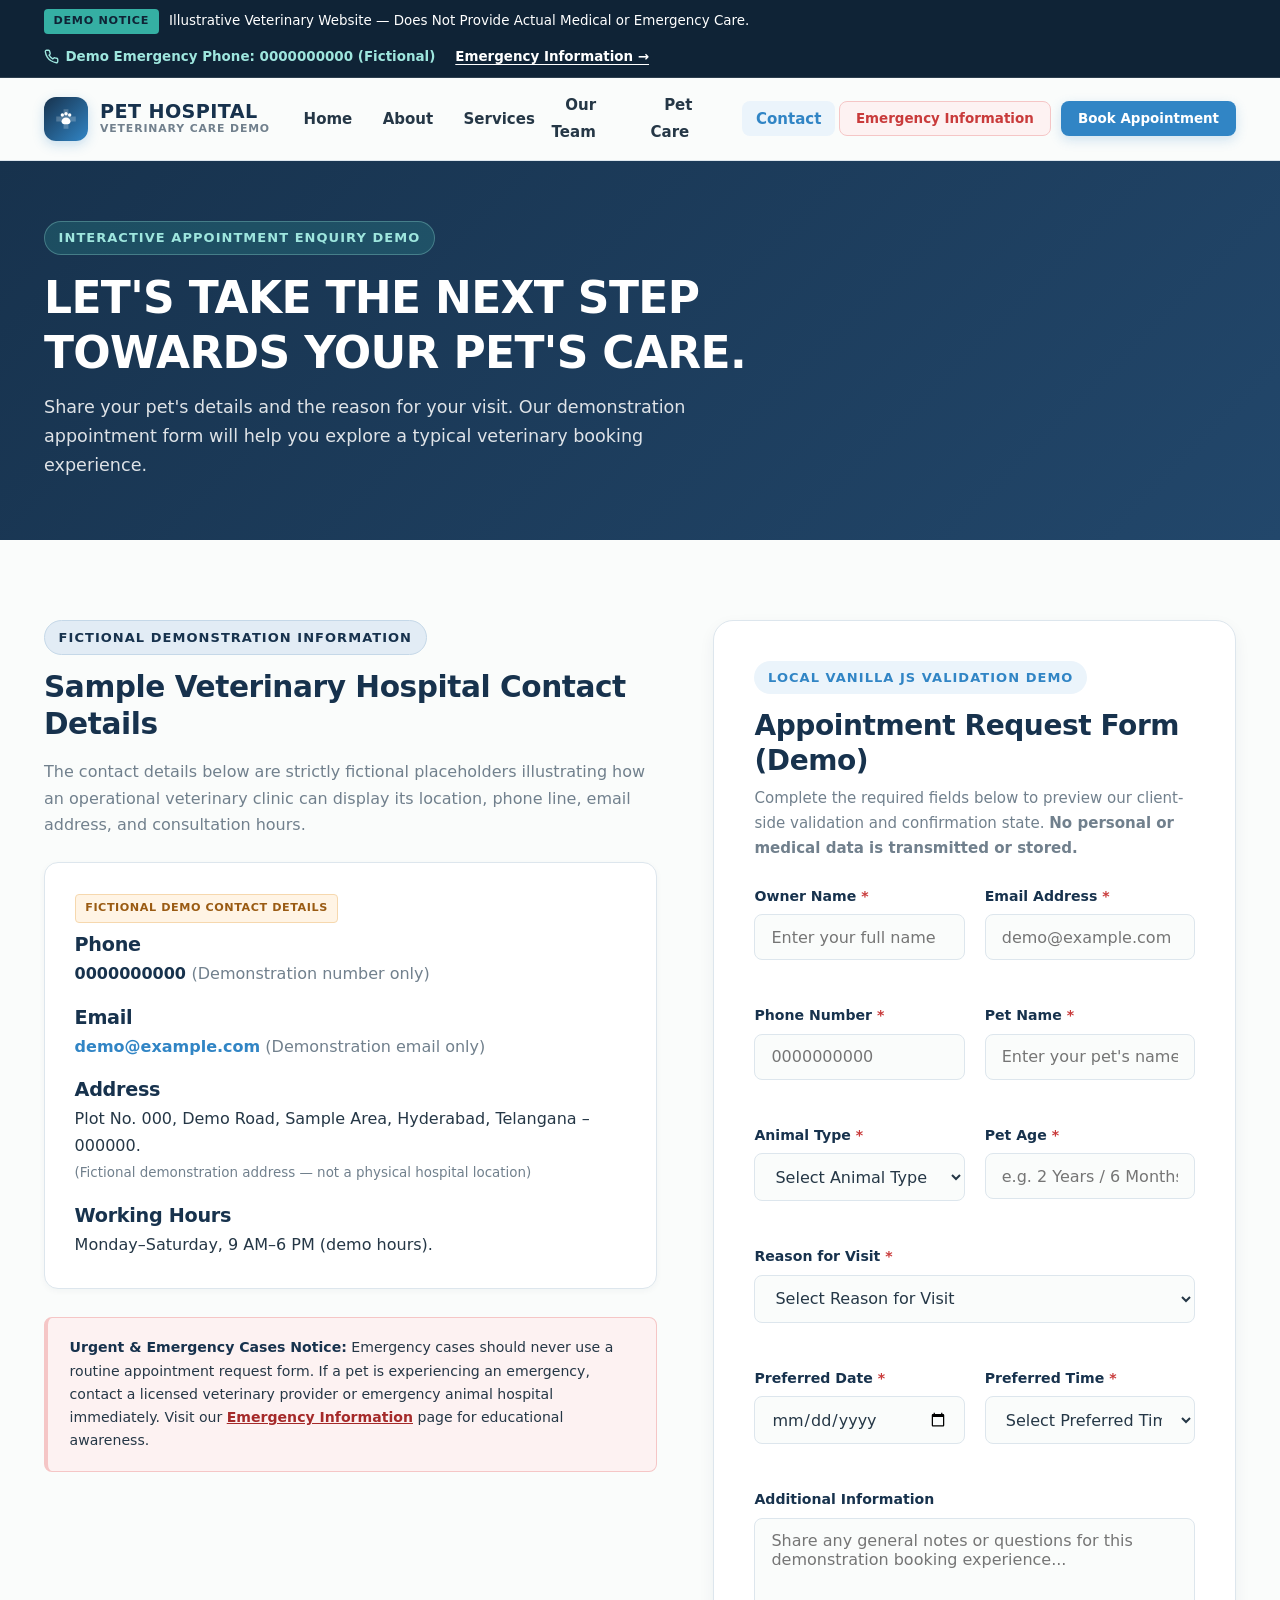
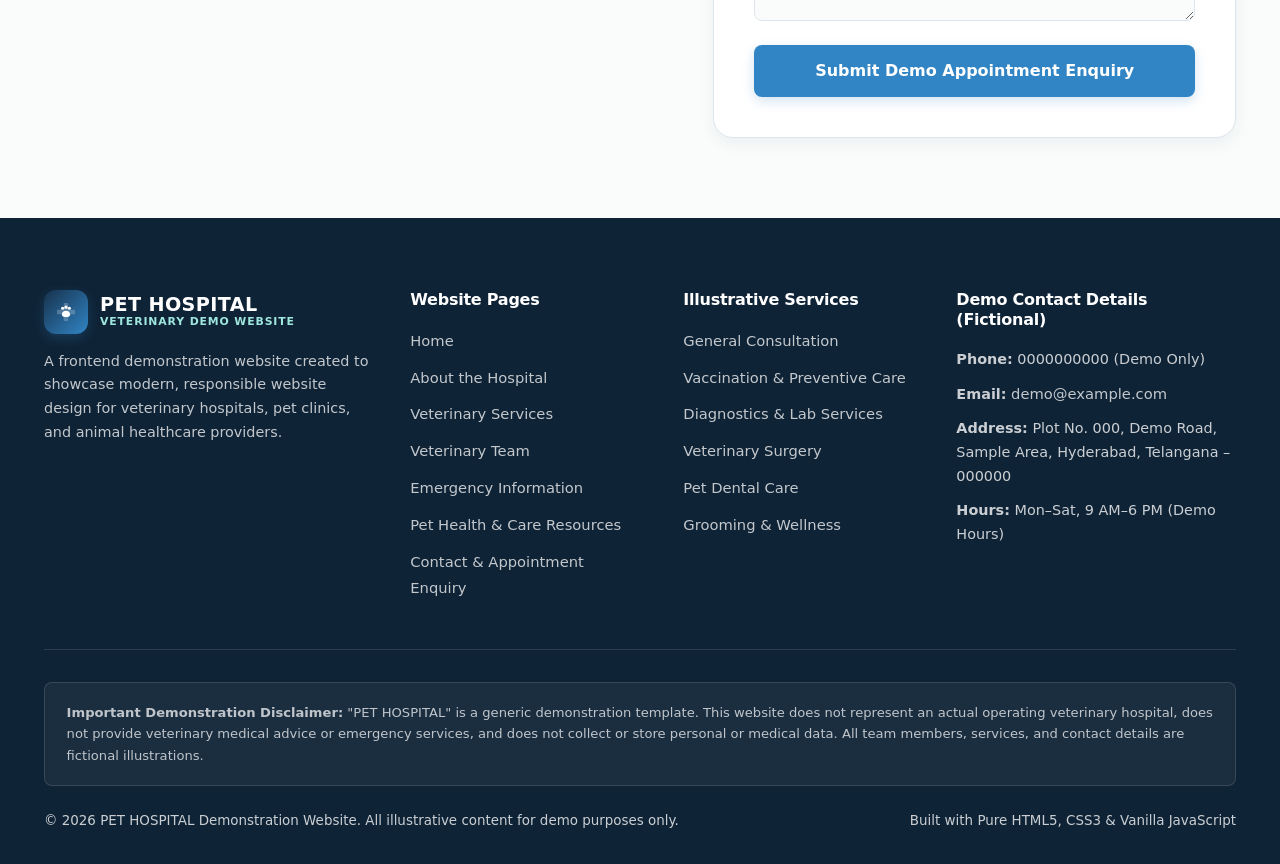
<file: contact.html>
<!DOCTYPE html>
<html lang="en">
<head>
  <meta charset="UTF-8" />
  <meta name="viewport" content="width=device-width, initial-scale=1.0" />
  <title>Contact &amp; Appointment Enquiry | PET HOSPITAL Veterinary Booking Demo</title>
  <meta name="description" content="Explore our interactive veterinary appointment enquiry form and fictional demonstration contact details on the PET HOSPITAL demo website." />
  <meta name="keywords" content="Contact Pet Hospital, Veterinary Appointment Enquiry, Book Vet Consultation Demo, Pet Clinic Contact Form, Animal Healthcare Demo" />
  <meta property="og:title" content="Contact &amp; Appointment Enquiry | PET HOSPITAL Demo Website" />
  <meta property="og:description" content="Let's take the next step towards your pet's care. Preview a typical veterinary appointment enquiry workflow on our demonstration website." />
  <meta property="og:type" content="website" />
  <meta property="og:url" content="https://example.com/contact.html" />
  <link rel="stylesheet" href="css/styles.css" />
</head>
<body>
  <a href="#main-content" class="skip-link">Skip to main content</a>

  <!-- Global Sticky Emergency Information Strip -->
  <div class="top-emergency-bar" role="region" aria-label="Demonstration Emergency Notice">
    <div class="container top-emergency-inner">
      <div class="top-emergency-left">
        <span class="demo-pill-badge">Demo Notice</span>
        <span>Illustrative Veterinary Website — Does Not Provide Actual Medical or Emergency Care.</span>
      </div>
      <div class="top-emergency-right">
        <span class="top-emergency-phone">
          <svg width="15" height="15" viewBox="0 0 24 24" fill="none" stroke="currentColor" stroke-width="2.2" aria-hidden="true">
            <path d="M22 16.92v3a2 2 0 0 1-2.18 2 19.79 19.79 0 0 1-8.63-3.07 19.5 19.5 0 0 1-6-6 19.79 19.79 0 0 1-3.07-8.67A2 2 0 0 1 4.11 2h3a2 2 0 0 1 2 1.72c.12.96.36 1.9.7 2.81a2 2 0 0 1-.45 2.11L8.09 9.91a16 16 0 0 0 6 6l1.27-1.27a2 2 0 0 1 2.11-.45c.91.34 1.85.58 2.81.7A2 2 0 0 1 22 16.92z"/>
          </svg>
          Demo Emergency Phone: 0000000000 (Fictional)
        </span>
        <a href="emergency.html" class="top-emergency-link">Emergency Information &rarr;</a>
      </div>
    </div>
  </div>

  <!-- Global Header & Navigation -->
  <header class="site-header">
    <div class="container header-inner">
      <a href="index.html" class="brand-logo" aria-label="PET HOSPITAL Home">
        <span class="brand-logo-mark" aria-hidden="true">
          <svg width="26" height="26" viewBox="0 0 32 32" fill="none" xmlns="http://www.w3.org/2000/svg">
            <path d="M13 4H19V13H28V19H19V28H13V19H4V13H13V4Z" fill="currentColor" fill-opacity="0.22"/>
            <circle cx="11.5" cy="11" r="2.1" fill="currentColor"/>
            <circle cx="16" cy="9.5" r="2.1" fill="currentColor"/>
            <circle cx="20.5" cy="11" r="2.1" fill="currentColor"/>
            <path d="M16 14.2C12.9 14.2 10.5 16.5 10.5 19.2C10.5 21.2 12.1 22.5 14.1 22.5H17.9C19.9 22.5 21.5 21.2 21.5 19.2C21.5 16.5 19.1 14.2 16 14.2Z" fill="currentColor"/>
          </svg>
        </span>
        <span class="brand-text-wrap">
          <span class="brand-title">PET HOSPITAL</span>
          <span class="brand-subtitle">Veterinary Care Demo</span>
        </span>
      </a>

      <button class="mobile-menu-toggle" type="button" aria-label="Toggle navigation menu" aria-expanded="false">
        <svg width="24" height="24" viewBox="0 0 24 24" fill="none" stroke="currentColor" stroke-width="2.2" aria-hidden="true">
          <line x1="3" y1="6" x2="21" y2="6"/>
          <line x1="3" y1="12" x2="21" y2="12"/>
          <line x1="3" y1="18" x2="21" y2="18"/>
        </svg>
      </button>

      <nav class="main-nav" aria-label="Primary Navigation">
        <ul class="nav-list">
          <li><a href="index.html" class="nav-link">Home</a></li>
          <li><a href="about.html" class="nav-link">About</a></li>
          <li><a href="services.html" class="nav-link">Services</a></li>
          <li><a href="team.html" class="nav-link">Our Team</a></li>
          <li><a href="pet-care.html" class="nav-link">Pet Care</a></li>
          <li><a href="contact.html" class="nav-link active">Contact</a></li>
        </ul>
        <div class="header-actions">
          <a href="emergency.html" class="btn btn-sm btn-emergency">Emergency Information</a>
          <button type="button" class="btn btn-sm btn-primary" data-open-appointment-modal>Book Appointment</button>
        </div>
      </nav>
    </div>
  </header>

  <main id="main-content">
    <!-- PAGE HERO -->
    <section class="page-hero">
      <div class="container">
        <span class="eyebrow">Interactive Appointment Enquiry Demo</span>
        <h1>LET'S TAKE THE NEXT STEP TOWARDS YOUR PET'S CARE.</h1>
        <p>
          Share your pet's details and the reason for your visit. Our demonstration appointment form will help you explore a typical veterinary booking experience.
        </p>
      </div>
    </section>

    <!-- CONTACT DETAILS & APPOINTMENT FORM SECTION -->
    <section class="section">
      <div class="container">
        <div class="hero-split" style="align-items:flex-start;">

          <!-- Left Column: Fictional Demonstration Contact Details -->
          <div class="reveal">
            <span class="eyebrow eyebrow-demo">Fictional Demonstration Information</span>
            <h2 class="section-title" style="font-size:1.85rem;">Sample Veterinary Hospital Contact Details</h2>
            <p>
              The contact details below are strictly fictional placeholders illustrating how an operational veterinary clinic can display its location, phone line, email address, and consultation hours.
            </p>

            <div class="card" style="margin-top:1.5rem; gap:1.15rem;">
              <div>
                <span class="demo-profile-tag">Fictional Demo Contact Details</span>
                <h3 class="card-title" style="margin-bottom:0.25rem;">Phone</h3>
                <p style="font-weight:700; color:var(--navy);">0000000000 <span style="font-weight:400; color:var(--secondary-text);">(Demonstration number only)</span></p>
              </div>

              <div>
                <h3 class="card-title" style="margin-bottom:0.25rem;">Email</h3>
                <p><a href="mailto:demo@example.com" style="font-weight:700;">demo@example.com</a> <span style="color:var(--secondary-text);">(Demonstration email only)</span></p>
              </div>

              <div>
                <h3 class="card-title" style="margin-bottom:0.25rem;">Address</h3>
                <p style="color:var(--dark-text);">
                  Plot No. 000, Demo Road, Sample Area, Hyderabad, Telangana – 000000.<br/>
                  <span style="font-size:0.84rem; color:var(--secondary-text);">(Fictional demonstration address — not a physical hospital location)</span>
                </p>
              </div>

              <div>
                <h3 class="card-title" style="margin-bottom:0.25rem;">Working Hours</h3>
                <p style="color:var(--dark-text);">
                  Monday–Saturday, 9 AM–6 PM (demo hours).
                </p>
              </div>
            </div>

            <!-- Emergency Notice Near the Form -->
            <div class="disclaimer-banner" style="margin-top:1.75rem; border-left-color:var(--emergency-red); background:var(--emergency-bg); border-color:var(--emergency-border);">
              <strong>Urgent &amp; Emergency Cases Notice:</strong> Emergency cases should never use a routine appointment request form. If a pet is experiencing an emergency, contact a licensed veterinary provider or emergency animal hospital immediately. Visit our <a href="emergency.html" style="font-weight:700; color:var(--emergency-red-dark); text-decoration:underline;">Emergency Information</a> page for educational awareness.
            </div>
          </div>

          <!-- Right Column: Interactive Appointment Request Form -->
          <div class="form-card reveal">
            <span class="eyebrow eyebrow-blue">Local Vanilla JS Validation Demo</span>
            <h2 class="section-title" style="font-size:1.75rem; margin-bottom:0.5rem;">Appointment Request Form (Demo)</h2>
            <p style="margin-bottom:1.5rem; font-size:0.94rem;">
              Complete the required fields below to preview our client-side validation and confirmation state. <strong>No personal or medical data is transmitted or stored.</strong>
            </p>

            <form id="contactAppointmentForm" class="js-appointment-form" novalidate>
              <div class="form-grid">
                <div class="form-group">
                  <label class="form-label" for="ownerName">Owner Name <span class="required-star">*</span></label>
                  <input class="form-control" type="text" id="ownerName" name="ownerName" placeholder="Enter your full name" data-required="true" />
                  <span class="field-error-msg"></span>
                </div>

                <div class="form-group">
                  <label class="form-label" for="emailAddress">Email Address <span class="required-star">*</span></label>
                  <input class="form-control" type="email" id="emailAddress" name="emailAddress" placeholder="demo@example.com" data-required="true" />
                  <span class="field-error-msg"></span>
                </div>

                <div class="form-group">
                  <label class="form-label" for="phoneNumber">Phone Number <span class="required-star">*</span></label>
                  <input class="form-control" type="tel" id="phoneNumber" name="phoneNumber" placeholder="0000000000" data-required="true" />
                  <span class="field-error-msg"></span>
                </div>

                <div class="form-group">
                  <label class="form-label" for="petName">Pet Name <span class="required-star">*</span></label>
                  <input class="form-control" type="text" id="petName" name="petName" placeholder="Enter your pet's name" data-required="true" />
                  <span class="field-error-msg"></span>
                </div>

                <div class="form-group">
                  <label class="form-label" for="animalType">Animal Type <span class="required-star">*</span></label>
                  <select class="form-control" id="animalType" name="animalType" data-required="true">
                    <option value="">Select Animal Type</option>
                    <option value="Dog">Dog</option>
                    <option value="Cat">Cat</option>
                    <option value="Bird">Bird</option>
                    <option value="Rabbit">Rabbit</option>
                    <option value="Other">Other</option>
                  </select>
                  <span class="field-error-msg"></span>
                </div>

                <div class="form-group">
                  <label class="form-label" for="petAge">Pet Age <span class="required-star">*</span></label>
                  <input class="form-control" type="text" id="petAge" name="petAge" placeholder="e.g. 2 Years / 6 Months" data-required="true" />
                  <span class="field-error-msg"></span>
                </div>

                <div class="form-group full-width">
                  <label class="form-label" for="reasonForVisit">Reason for Visit <span class="required-star">*</span></label>
                  <select class="form-control" id="reasonForVisit" name="reasonForVisit" data-required="true">
                    <option value="">Select Reason for Visit</option>
                    <option value="General Consultation">General Consultation</option>
                    <option value="Vaccination">Vaccination</option>
                    <option value="Dental Care">Dental Care</option>
                    <option value="Diagnostics">Diagnostics</option>
                    <option value="Surgery Consultation">Surgery Consultation</option>
                    <option value="Grooming">Grooming</option>
                    <option value="Other">Other</option>
                  </select>
                  <span class="field-error-msg"></span>
                </div>

                <div class="form-group">
                  <label class="form-label" for="preferredDate">Preferred Date <span class="required-star">*</span></label>
                  <input class="form-control" type="date" id="preferredDate" name="preferredDate" data-required="true" />
                  <span class="field-error-msg"></span>
                </div>

                <div class="form-group">
                  <label class="form-label" for="preferredTime">Preferred Time <span class="required-star">*</span></label>
                  <select class="form-control" id="preferredTime" name="preferredTime" data-required="true">
                    <option value="">Select Preferred Time</option>
                    <option value="Morning (9 AM - 12 PM)">Morning (9 AM - 12 PM)</option>
                    <option value="Afternoon (12 PM - 3 PM)">Afternoon (12 PM - 3 PM)</option>
                    <option value="Evening (3 PM - 6 PM)">Evening (3 PM - 6 PM)</option>
                  </select>
                  <span class="field-error-msg"></span>
                </div>

                <div class="form-group full-width">
                  <label class="form-label" for="additionalInfo">Additional Information</label>
                  <textarea class="form-control" id="additionalInfo" name="additionalInfo" rows="4" placeholder="Share any general notes or questions for this demonstration booking experience..."></textarea>
                </div>
              </div>

              <div style="margin-top:1.5rem;">
                <button type="submit" class="btn btn-lg btn-primary" style="width:100%;">Submit Demo Appointment Enquiry</button>
              </div>
            </form>

            <!-- Demo Confirmation Output -->
            <div class="form-confirmation-box" role="status" aria-live="polite">
              <h3 style="font-size:1.15rem; margin-bottom:0.4rem;">Demonstration Confirmation Received</h3>
              <p class="js-demo-summary" style="color:var(--navy); font-weight:700; margin-bottom:0.5rem;"></p>
              <p style="font-size:0.9rem; color:var(--dark-text);">
                <strong>Please Note:</strong> This is a demonstration confirmation only. <strong>No appointment has actually been booked</strong>, and no personal or medical information has been transmitted, saved, or shared with any backend server.
              </p>
            </div>
          </div>

        </div>
      </div>
    </section>
  </main>

  <!-- Global Footer -->
  <footer class="site-footer">
    <div class="container">
      <div class="footer-grid">
        <div>
          <a href="index.html" class="brand-logo" style="margin-bottom:1rem;">
            <span class="brand-logo-mark" aria-hidden="true">
              <svg width="24" height="24" viewBox="0 0 32 32" fill="none">
                <path d="M13 4H19V13H28V19H19V28H13V19H4V13H13V4Z" fill="currentColor" fill-opacity="0.22"/>
                <circle cx="11.5" cy="11" r="2.1" fill="currentColor"/>
                <circle cx="16" cy="9.5" r="2.1" fill="currentColor"/>
                <circle cx="20.5" cy="11" r="2.1" fill="currentColor"/>
                <path d="M16 14.2C12.9 14.2 10.5 16.5 10.5 19.2C10.5 21.2 12.1 22.5 14.1 22.5H17.9C19.9 22.5 21.5 21.2 21.5 19.2C21.5 16.5 19.1 14.2 16 14.2Z" fill="currentColor"/>
              </svg>
            </span>
            <span class="brand-text-wrap">
              <span class="brand-title" style="color:#FFFFFF;">PET HOSPITAL</span>
              <span class="brand-subtitle" style="color:#9EE6DE;">Veterinary Demo Website</span>
            </span>
          </a>
          <p style="color:rgba(255,255,255,0.75); font-size:0.9rem;">
            A frontend demonstration website created to showcase modern, responsible website design for veterinary hospitals, pet clinics, and animal healthcare providers.
          </p>
        </div>

        <div>
          <h3 class="footer-heading">Website Pages</h3>
          <ul class="footer-links">
            <li><a href="index.html">Home</a></li>
            <li><a href="about.html">About the Hospital</a></li>
            <li><a href="services.html">Veterinary Services</a></li>
            <li><a href="team.html">Veterinary Team</a></li>
            <li><a href="emergency.html">Emergency Information</a></li>
            <li><a href="pet-care.html">Pet Health &amp; Care Resources</a></li>
            <li><a href="contact.html">Contact &amp; Appointment Enquiry</a></li>
          </ul>
        </div>

        <div>
          <h3 class="footer-heading">Illustrative Services</h3>
          <ul class="footer-links">
            <li><a href="services.html#consultation">General Consultation</a></li>
            <li><a href="services.html#vaccination">Vaccination &amp; Preventive Care</a></li>
            <li><a href="services.html#diagnostics">Diagnostics &amp; Lab Services</a></li>
            <li><a href="services.html#surgery">Veterinary Surgery</a></li>
            <li><a href="services.html#dental">Pet Dental Care</a></li>
            <li><a href="services.html#grooming">Grooming &amp; Wellness</a></li>
          </ul>
        </div>

        <div>
          <h3 class="footer-heading">Demo Contact Details (Fictional)</h3>
          <ul class="footer-links" style="font-size:0.9rem;">
            <li><strong>Phone:</strong> 0000000000 (Demo Only)</li>
            <li><strong>Email:</strong> <a href="mailto:demo@example.com">demo@example.com</a></li>
            <li><strong>Address:</strong> Plot No. 000, Demo Road, Sample Area, Hyderabad, Telangana – 000000</li>
            <li><strong>Hours:</strong> Mon–Sat, 9 AM–6 PM (Demo Hours)</li>
          </ul>
        </div>
      </div>

      <div class="footer-demo-notice">
        <strong>Important Demonstration Disclaimer:</strong> "PET HOSPITAL" is a generic demonstration template. This website does not represent an actual operating veterinary hospital, does not provide veterinary medical advice or emergency services, and does not collect or store personal or medical data. All team members, services, and contact details are fictional illustrations.
      </div>

      <div class="footer-bottom">
        <span>&copy; 2026 PET HOSPITAL Demonstration Website. All illustrative content for demo purposes only.</span>
        <span>Built with Pure HTML5, CSS3 &amp; Vanilla JavaScript</span>
      </div>
    </div>
  </footer>

  <!-- Interactive Appointment Request Modal -->
  <div class="modal-backdrop" id="appointmentModal" aria-hidden="true" role="dialog" aria-modal="true" aria-labelledby="modalAppointmentTitle">
    <div class="modal-dialog">
      <div class="modal-header">
        <h3 id="modalAppointmentTitle">Demonstration Appointment Request</h3>
        <button type="button" class="modal-close-btn" data-close-appointment-modal aria-label="Close modal">
          <svg width="20" height="20" viewBox="0 0 24 24" fill="none" stroke="currentColor" stroke-width="2.2">
            <line x1="18" y1="6" x2="6" y2="18"/>
            <line x1="6" y1="6" x2="18" y2="18"/>
          </svg>
        </button>
      </div>
      <div class="modal-body">
        <div class="disclaimer-banner" style="margin-top:0;">
          <strong>Emergency Notice:</strong> Do not use a routine appointment form for urgent health concerns. Please visit our <a href="emergency.html">Emergency Information</a> page for educational guidance. This demo form does not book a real appointment or transmit data.
        </div>

        <form class="js-appointment-form" novalidate>
          <div class="form-grid">
            <div class="form-group">
              <label class="form-label" for="modalOwnerName">Owner Name <span class="required-star">*</span></label>
              <input class="form-control" type="text" id="modalOwnerName" name="ownerName" placeholder="e.g. Alex Sharma (Demo)" data-required="true" />
              <span class="field-error-msg"></span>
            </div>
            <div class="form-group">
              <label class="form-label" for="modalEmail">Email Address <span class="required-star">*</span></label>
              <input class="form-control" type="email" id="modalEmail" name="emailAddress" placeholder="demo@example.com" data-required="true" />
              <span class="field-error-msg"></span>
            </div>
            <div class="form-group">
              <label class="form-label" for="modalPhone">Phone Number <span class="required-star">*</span></label>
              <input class="form-control" type="tel" id="modalPhone" name="phoneNumber" placeholder="0000000000" data-required="true" />
              <span class="field-error-msg"></span>
            </div>
            <div class="form-group">
              <label class="form-label" for="modalPetName">Pet Name <span class="required-star">*</span></label>
              <input class="form-control" type="text" id="modalPetName" name="petName" placeholder="e.g. Bruno" data-required="true" />
              <span class="field-error-msg"></span>
            </div>
            <div class="form-group">
              <label class="form-label" for="modalAnimalType">Animal Type <span class="required-star">*</span></label>
              <select class="form-control" id="modalAnimalType" name="animalType" data-required="true">
                <option value="">Select Animal Type</option>
                <option value="Dog">Dog</option>
                <option value="Cat">Cat</option>
                <option value="Bird">Bird</option>
                <option value="Rabbit">Rabbit</option>
                <option value="Other">Other</option>
              </select>
              <span class="field-error-msg"></span>
            </div>
            <div class="form-group">
              <label class="form-label" for="modalPetAge">Pet Age <span class="required-star">*</span></label>
              <input class="form-control" type="text" id="modalPetAge" name="petAge" placeholder="e.g. 3 Years" data-required="true" />
              <span class="field-error-msg"></span>
            </div>
            <div class="form-group full-width">
              <label class="form-label" for="modalReason">Reason for Visit <span class="required-star">*</span></label>
              <select class="form-control" id="modalReason" name="reasonForVisit" data-required="true">
                <option value="">Select Reason for Visit</option>
                <option value="General Consultation">General Consultation</option>
                <option value="Vaccination">Vaccination</option>
                <option value="Dental Care">Dental Care</option>
                <option value="Diagnostics">Diagnostics</option>
                <option value="Surgery Consultation">Surgery Consultation</option>
                <option value="Grooming">Grooming</option>
                <option value="Other">Other</option>
              </select>
              <span class="field-error-msg"></span>
            </div>
            <div class="form-group">
              <label class="form-label" for="modalDate">Preferred Date <span class="required-star">*</span></label>
              <input class="form-control" type="date" id="modalDate" name="preferredDate" data-required="true" />
              <span class="field-error-msg"></span>
            </div>
            <div class="form-group">
              <label class="form-label" for="modalTime">Preferred Time <span class="required-star">*</span></label>
              <select class="form-control" id="modalTime" name="preferredTime" data-required="true">
                <option value="">Select Preferred Time</option>
                <option value="Morning (9 AM - 12 PM)">Morning (9 AM - 12 PM)</option>
                <option value="Afternoon (12 PM - 3 PM)">Afternoon (12 PM - 3 PM)</option>
                <option value="Evening (3 PM - 6 PM)">Evening (3 PM - 6 PM)</option>
              </select>
              <span class="field-error-msg"></span>
            </div>
            <div class="form-group full-width">
              <label class="form-label" for="modalNotes">Additional Information</label>
              <textarea class="form-control" id="modalNotes" name="additionalInfo" rows="3" placeholder="Share any general notes for this demonstration preview..."></textarea>
            </div>
          </div>
          <div style="margin-top:1.25rem; display:flex; gap:0.75rem; justify-content:flex-end;">
            <button type="button" class="btn btn-outline" data-close-appointment-modal>Cancel</button>
            <button type="submit" class="btn btn-primary">Preview Appointment Request</button>
          </div>
        </form>

        <div class="form-confirmation-box" role="status" aria-live="polite">
          <h4 style="margin-bottom:0.4rem;">Demonstration Confirmation Preview</h4>
          <p class="js-demo-summary" style="color:var(--navy); font-weight:600; margin-bottom:0.4rem;"></p>
          <p style="font-size:0.86rem; color:var(--dark-text);">
            <strong>Important:</strong> This is an interactive frontend demonstration only. <strong>No actual veterinary appointment has been booked</strong>, and no personal or medical information has been transmitted or stored.
          </p>
        </div>
      </div>
    </div>
  </div>

  <!-- Back to Top Button -->
  <button type="button" id="backToTopBtn" class="back-to-top" aria-label="Scroll back to top">
    <svg width="20" height="20" viewBox="0 0 24 24" fill="none" stroke="currentColor" stroke-width="2.4">
      <polyline points="18 15 12 9 6 15"/>
    </svg>
  </button>

  <script src="js/main.js"></script>
</body>
</html>
</file>
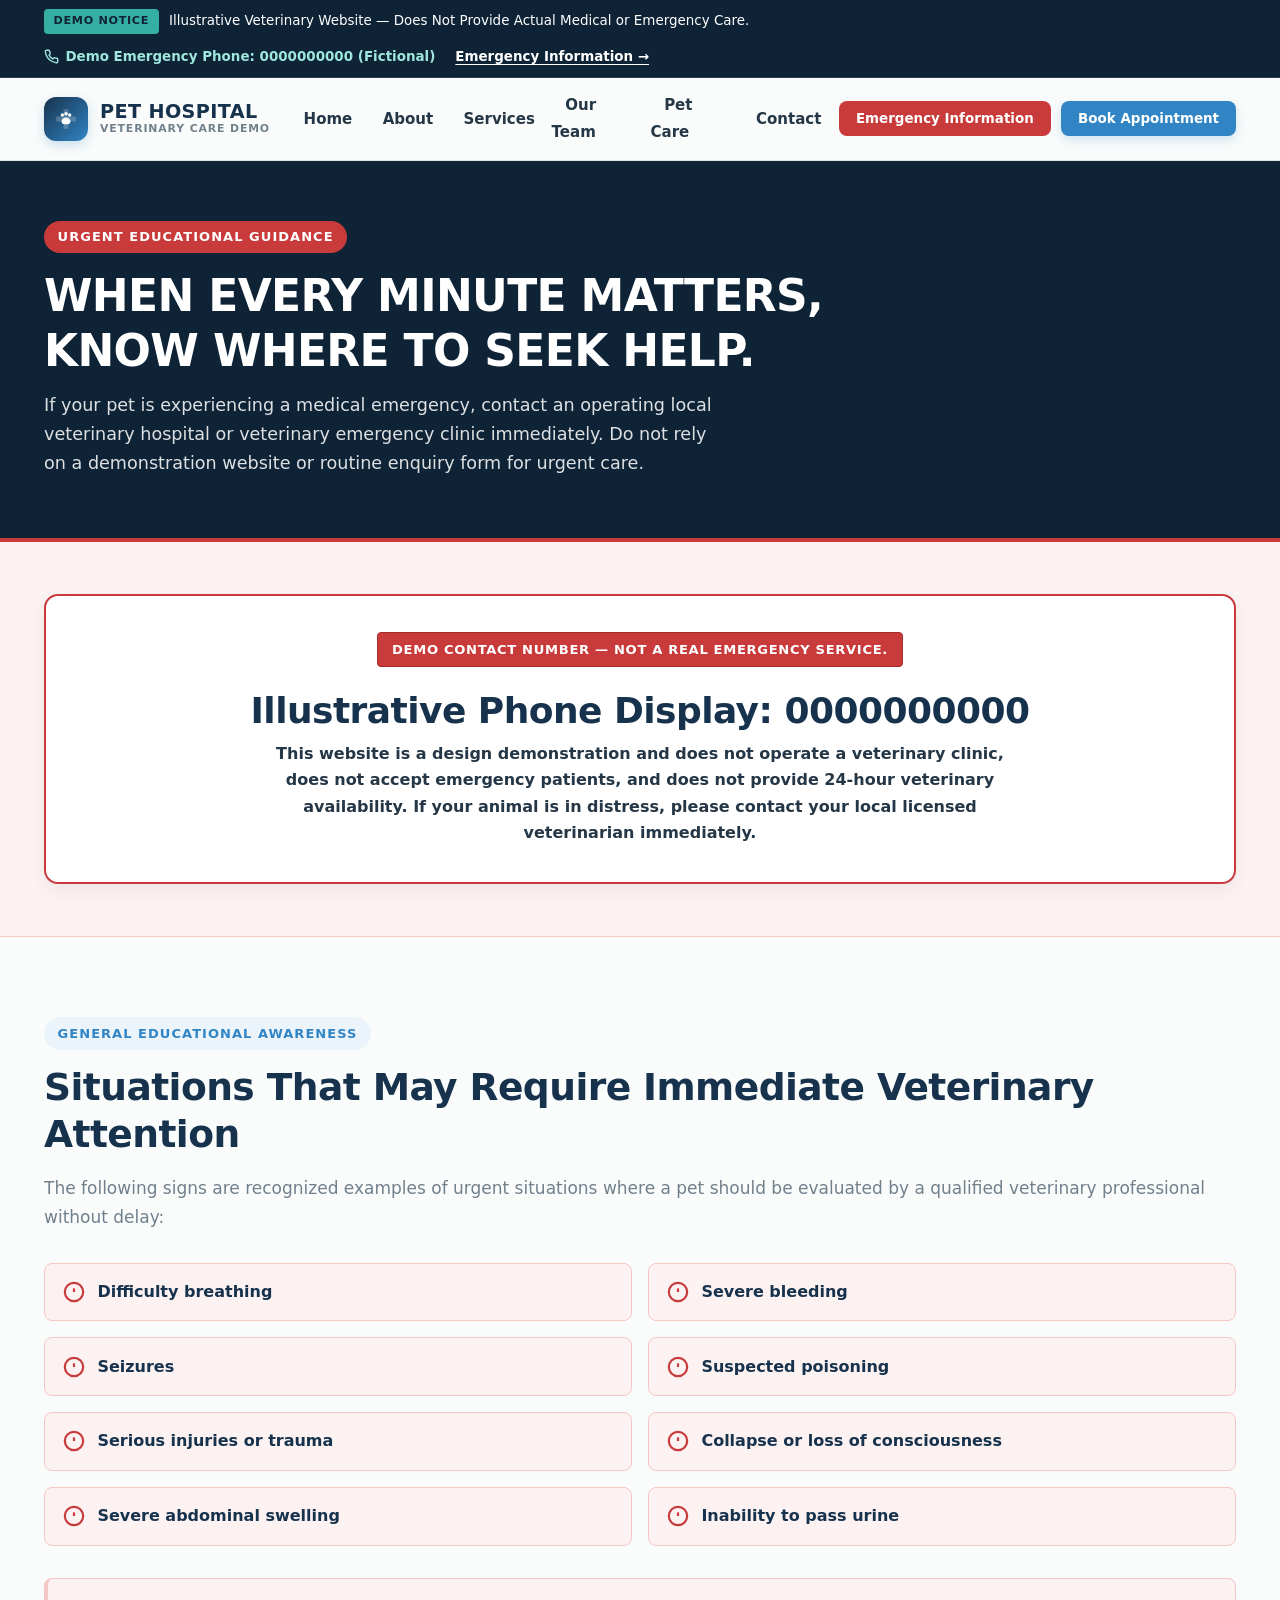
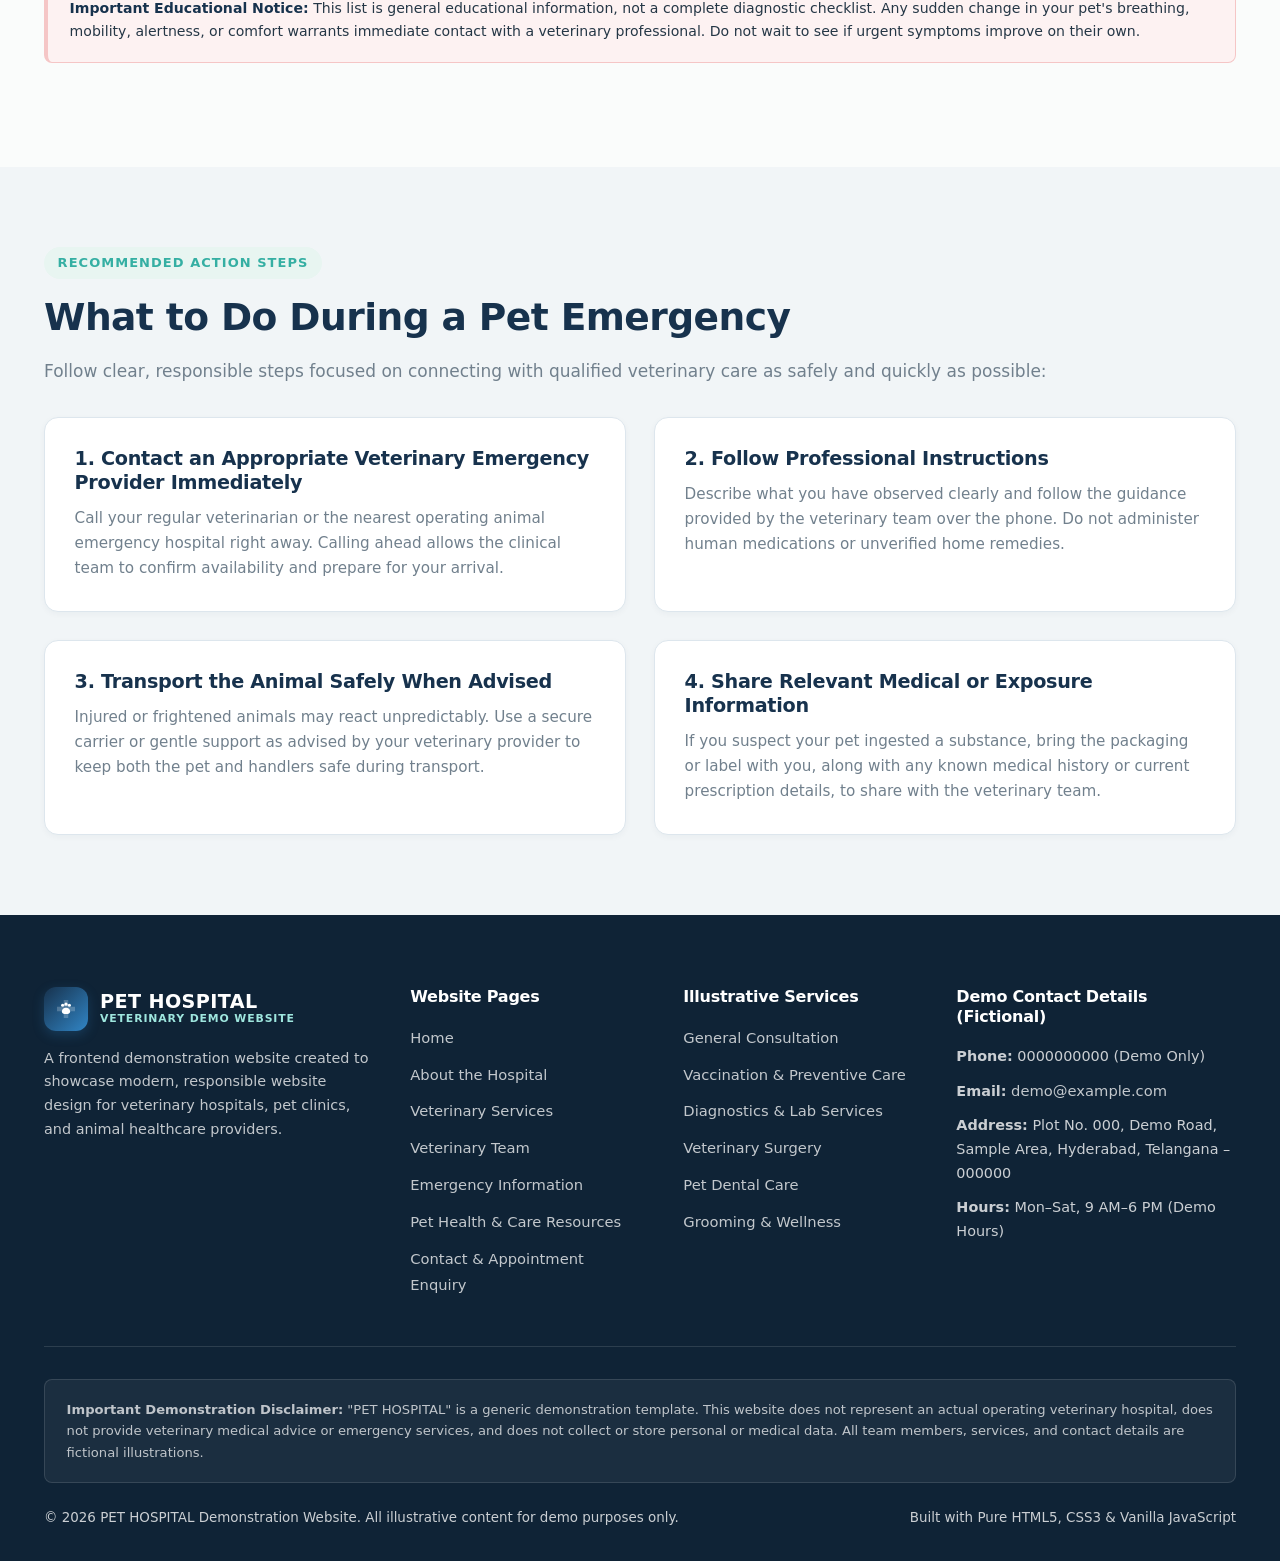
<file: emergency.html>
<!DOCTYPE html>
<html lang="en">
<head>
  <meta charset="UTF-8" />
  <meta name="viewport" content="width=device-width, initial-scale=1.0" />
  <title>Emergency Information | PET HOSPITAL Pet Emergency Care Demo</title>
  <meta name="description" content="Important educational emergency awareness information for pet owners on the PET HOSPITAL demo website. Learn when to seek urgent care from an operational veterinary provider." />
  <meta name="keywords" content="Pet Emergency Care, Veterinary Emergency Information, Urgent Pet Care Signs, Animal Emergency Awareness, Pet Hospital Demo" />
  <meta property="og:title" content="Emergency Information | PET HOSPITAL Demo Website" />
  <meta property="og:description" content="When every minute matters, know where to seek help. Educational emergency guidance on the PET HOSPITAL demonstration website." />
  <meta property="og:type" content="website" />
  <meta property="og:url" content="https://example.com/emergency.html" />
  <link rel="stylesheet" href="css/styles.css" />
</head>
<body>
  <a href="#main-content" class="skip-link">Skip to main content</a>

  <!-- Global Sticky Emergency Information Strip -->
  <div class="top-emergency-bar" role="region" aria-label="Demonstration Emergency Notice">
    <div class="container top-emergency-inner">
      <div class="top-emergency-left">
        <span class="demo-pill-badge">Demo Notice</span>
        <span>Illustrative Veterinary Website — Does Not Provide Actual Medical or Emergency Care.</span>
      </div>
      <div class="top-emergency-right">
        <span class="top-emergency-phone">
          <svg width="15" height="15" viewBox="0 0 24 24" fill="none" stroke="currentColor" stroke-width="2.2" aria-hidden="true">
            <path d="M22 16.92v3a2 2 0 0 1-2.18 2 19.79 19.79 0 0 1-8.63-3.07 19.5 19.5 0 0 1-6-6 19.79 19.79 0 0 1-3.07-8.67A2 2 0 0 1 4.11 2h3a2 2 0 0 1 2 1.72c.12.96.36 1.9.7 2.81a2 2 0 0 1-.45 2.11L8.09 9.91a16 16 0 0 0 6 6l1.27-1.27a2 2 0 0 1 2.11-.45c.91.34 1.85.58 2.81.7A2 2 0 0 1 22 16.92z"/>
          </svg>
          Demo Emergency Phone: 0000000000 (Fictional)
        </span>
        <a href="emergency.html" class="top-emergency-link">Emergency Information &rarr;</a>
      </div>
    </div>
  </div>

  <!-- Global Header & Navigation -->
  <header class="site-header">
    <div class="container header-inner">
      <a href="index.html" class="brand-logo" aria-label="PET HOSPITAL Home">
        <span class="brand-logo-mark" aria-hidden="true">
          <svg width="26" height="26" viewBox="0 0 32 32" fill="none" xmlns="http://www.w3.org/2000/svg">
            <path d="M13 4H19V13H28V19H19V28H13V19H4V13H13V4Z" fill="currentColor" fill-opacity="0.22"/>
            <circle cx="11.5" cy="11" r="2.1" fill="currentColor"/>
            <circle cx="16" cy="9.5" r="2.1" fill="currentColor"/>
            <circle cx="20.5" cy="11" r="2.1" fill="currentColor"/>
            <path d="M16 14.2C12.9 14.2 10.5 16.5 10.5 19.2C10.5 21.2 12.1 22.5 14.1 22.5H17.9C19.9 22.5 21.5 21.2 21.5 19.2C21.5 16.5 19.1 14.2 16 14.2Z" fill="currentColor"/>
          </svg>
        </span>
        <span class="brand-text-wrap">
          <span class="brand-title">PET HOSPITAL</span>
          <span class="brand-subtitle">Veterinary Care Demo</span>
        </span>
      </a>

      <button class="mobile-menu-toggle" type="button" aria-label="Toggle navigation menu" aria-expanded="false">
        <svg width="24" height="24" viewBox="0 0 24 24" fill="none" stroke="currentColor" stroke-width="2.2" aria-hidden="true">
          <line x1="3" y1="6" x2="21" y2="6"/>
          <line x1="3" y1="12" x2="21" y2="12"/>
          <line x1="3" y1="18" x2="21" y2="18"/>
        </svg>
      </button>

      <nav class="main-nav" aria-label="Primary Navigation">
        <ul class="nav-list">
          <li><a href="index.html" class="nav-link">Home</a></li>
          <li><a href="about.html" class="nav-link">About</a></li>
          <li><a href="services.html" class="nav-link">Services</a></li>
          <li><a href="team.html" class="nav-link">Our Team</a></li>
          <li><a href="pet-care.html" class="nav-link">Pet Care</a></li>
          <li><a href="contact.html" class="nav-link">Contact</a></li>
        </ul>
        <div class="header-actions">
          <a href="emergency.html" class="btn btn-sm btn-emergency-solid">Emergency Information</a>
          <button type="button" class="btn btn-sm btn-primary" data-open-appointment-modal>Book Appointment</button>
        </div>
      </nav>
    </div>
  </header>

  <main id="main-content">
    <!-- HIGH-CONTRAST CLEAR HERO (NO DISTRACTING ANIMATIONS) -->
    <section class="page-hero" style="background: var(--navy-dark); border-bottom: 4px solid var(--emergency-red);">
      <div class="container">
        <span class="eyebrow" style="background: var(--emergency-red); color: #FFFFFF; border: none;">Urgent Educational Guidance</span>
        <h1>WHEN EVERY MINUTE MATTERS, KNOW WHERE TO SEEK HELP.</h1>
        <p>
          If your pet is experiencing a medical emergency, contact an operating local veterinary hospital or veterinary emergency clinic immediately. Do not rely on a demonstration website or routine enquiry form for urgent care.
        </p>
      </div>
    </section>

    <!-- PROMINENT DEMO CONTACT DISPLAY -->
    <section class="section-sm" style="background-color: var(--emergency-bg); border-bottom: 1px solid var(--emergency-border);">
      <div class="container">
        <div class="emergency-warning-panel" style="text-align:center;">
          <span class="demo-profile-tag" style="background:#C93B3B; color:#FFFFFF; border-color:#A52A2A; font-size:0.82rem; padding:0.35rem 0.85rem;">
            DEMO CONTACT NUMBER — NOT A REAL EMERGENCY SERVICE.
          </span>
          <h2 style="font-size:clamp(1.65rem, 3vw, 2.25rem); margin:0.65rem 0 0.5rem; color:var(--navy);">
            Illustrative Phone Display: 0000000000
          </h2>
          <p style="max-width:740px; margin:0 auto; color:var(--dark-text); font-weight:600;">
            This website is a design demonstration and does not operate a veterinary clinic, does not accept emergency patients, and does not provide 24-hour veterinary availability. If your animal is in distress, please contact your local licensed veterinarian immediately.
          </p>
        </div>
      </div>
    </section>

    <!-- EMERGENCY WARNING SECTION -->
    <section class="section" aria-labelledby="emergency-signs-heading">
      <div class="container">
        <div class="section-header left-align" style="max-width:100%; margin-bottom:2rem;">
          <span class="eyebrow eyebrow-blue">General Educational Awareness</span>
          <h2 id="emergency-signs-heading" class="section-title">Situations That May Require Immediate Veterinary Attention</h2>
          <p class="section-subtitle">
            The following signs are recognized examples of urgent situations where a pet should be evaluated by a qualified veterinary professional without delay:
          </p>
        </div>

        <div class="symptom-grid">
          <div class="symptom-item">
            <svg width="22" height="22" viewBox="0 0 24 24" fill="none" stroke="currentColor" stroke-width="2.4" aria-hidden="true">
              <circle cx="12" cy="12" r="10"/><line x1="12" y1="8" x2="12" y2="12"/><line x1="12" y1="16" x2="12.01" y2="16"/>
            </svg>
            <span>Difficulty breathing</span>
          </div>

          <div class="symptom-item">
            <svg width="22" height="22" viewBox="0 0 24 24" fill="none" stroke="currentColor" stroke-width="2.4" aria-hidden="true">
              <circle cx="12" cy="12" r="10"/><line x1="12" y1="8" x2="12" y2="12"/><line x1="12" y1="16" x2="12.01" y2="16"/>
            </svg>
            <span>Severe bleeding</span>
          </div>

          <div class="symptom-item">
            <svg width="22" height="22" viewBox="0 0 24 24" fill="none" stroke="currentColor" stroke-width="2.4" aria-hidden="true">
              <circle cx="12" cy="12" r="10"/><line x1="12" y1="8" x2="12" y2="12"/><line x1="12" y1="16" x2="12.01" y2="16"/>
            </svg>
            <span>Seizures</span>
          </div>

          <div class="symptom-item">
            <svg width="22" height="22" viewBox="0 0 24 24" fill="none" stroke="currentColor" stroke-width="2.4" aria-hidden="true">
              <circle cx="12" cy="12" r="10"/><line x1="12" y1="8" x2="12" y2="12"/><line x1="12" y1="16" x2="12.01" y2="16"/>
            </svg>
            <span>Suspected poisoning</span>
          </div>

          <div class="symptom-item">
            <svg width="22" height="22" viewBox="0 0 24 24" fill="none" stroke="currentColor" stroke-width="2.4" aria-hidden="true">
              <circle cx="12" cy="12" r="10"/><line x1="12" y1="8" x2="12" y2="12"/><line x1="12" y1="16" x2="12.01" y2="16"/>
            </svg>
            <span>Serious injuries or trauma</span>
          </div>

          <div class="symptom-item">
            <svg width="22" height="22" viewBox="0 0 24 24" fill="none" stroke="currentColor" stroke-width="2.4" aria-hidden="true">
              <circle cx="12" cy="12" r="10"/><line x1="12" y1="8" x2="12" y2="12"/><line x1="12" y1="16" x2="12.01" y2="16"/>
            </svg>
            <span>Collapse or loss of consciousness</span>
          </div>

          <div class="symptom-item">
            <svg width="22" height="22" viewBox="0 0 24 24" fill="none" stroke="currentColor" stroke-width="2.4" aria-hidden="true">
              <circle cx="12" cy="12" r="10"/><line x1="12" y1="8" x2="12" y2="12"/><line x1="12" y1="16" x2="12.01" y2="16"/>
            </svg>
            <span>Severe abdominal swelling</span>
          </div>

          <div class="symptom-item">
            <svg width="22" height="22" viewBox="0 0 24 24" fill="none" stroke="currentColor" stroke-width="2.4" aria-hidden="true">
              <circle cx="12" cy="12" r="10"/><line x1="12" y1="8" x2="12" y2="12"/><line x1="12" y1="16" x2="12.01" y2="16"/>
            </svg>
            <span>Inability to pass urine</span>
          </div>
        </div>

        <div class="disclaimer-banner" style="margin-top:2rem; border-left-color:var(--emergency-red); background:#FDF2F2; border-color:#F5C6C6;">
          <strong>Important Educational Notice:</strong> This list is general educational information, not a complete diagnostic checklist. Any sudden change in your pet's breathing, mobility, alertness, or comfort warrants immediate contact with a veterinary professional. Do not wait to see if urgent symptoms improve on their own.
        </div>
      </div>
    </section>

    <!-- EMERGENCY ACTION SECTION -->
    <section class="section bg-light" aria-labelledby="emergency-actions-heading">
      <div class="container">
        <div class="section-header left-align" style="max-width:100%; margin-bottom:2rem;">
          <span class="eyebrow">Recommended Action Steps</span>
          <h2 id="emergency-actions-heading" class="section-title">What to Do During a Pet Emergency</h2>
          <p class="section-subtitle">
            Follow clear, responsible steps focused on connecting with qualified veterinary care as safely and quickly as possible:
          </p>
        </div>

        <div class="grid grid-2">
          <div class="card">
            <h3 class="card-title">1. Contact an Appropriate Veterinary Emergency Provider Immediately</h3>
            <p class="card-text" style="margin-bottom:0;">
              Call your regular veterinarian or the nearest operating animal emergency hospital right away. Calling ahead allows the clinical team to confirm availability and prepare for your arrival.
            </p>
          </div>

          <div class="card">
            <h3 class="card-title">2. Follow Professional Instructions</h3>
            <p class="card-text" style="margin-bottom:0;">
              Describe what you have observed clearly and follow the guidance provided by the veterinary team over the phone. Do not administer human medications or unverified home remedies.
            </p>
          </div>

          <div class="card">
            <h3 class="card-title">3. Transport the Animal Safely When Advised</h3>
            <p class="card-text" style="margin-bottom:0;">
              Injured or frightened animals may react unpredictably. Use a secure carrier or gentle support as advised by your veterinary provider to keep both the pet and handlers safe during transport.
            </p>
          </div>

          <div class="card">
            <h3 class="card-title">4. Share Relevant Medical or Exposure Information</h3>
            <p class="card-text" style="margin-bottom:0;">
              If you suspect your pet ingested a substance, bring the packaging or label with you, along with any known medical history or current prescription details, to share with the veterinary team.
            </p>
          </div>
        </div>
      </div>
    </section>
  </main>

  <!-- Global Footer -->
  <footer class="site-footer">
    <div class="container">
      <div class="footer-grid">
        <div>
          <a href="index.html" class="brand-logo" style="margin-bottom:1rem;">
            <span class="brand-logo-mark" aria-hidden="true">
              <svg width="24" height="24" viewBox="0 0 32 32" fill="none">
                <path d="M13 4H19V13H28V19H19V28H13V19H4V13H13V4Z" fill="currentColor" fill-opacity="0.22"/>
                <circle cx="11.5" cy="11" r="2.1" fill="currentColor"/>
                <circle cx="16" cy="9.5" r="2.1" fill="currentColor"/>
                <circle cx="20.5" cy="11" r="2.1" fill="currentColor"/>
                <path d="M16 14.2C12.9 14.2 10.5 16.5 10.5 19.2C10.5 21.2 12.1 22.5 14.1 22.5H17.9C19.9 22.5 21.5 21.2 21.5 19.2C21.5 16.5 19.1 14.2 16 14.2Z" fill="currentColor"/>
              </svg>
            </span>
            <span class="brand-text-wrap">
              <span class="brand-title" style="color:#FFFFFF;">PET HOSPITAL</span>
              <span class="brand-subtitle" style="color:#9EE6DE;">Veterinary Demo Website</span>
            </span>
          </a>
          <p style="color:rgba(255,255,255,0.75); font-size:0.9rem;">
            A frontend demonstration website created to showcase modern, responsible website design for veterinary hospitals, pet clinics, and animal healthcare providers.
          </p>
        </div>

        <div>
          <h3 class="footer-heading">Website Pages</h3>
          <ul class="footer-links">
            <li><a href="index.html">Home</a></li>
            <li><a href="about.html">About the Hospital</a></li>
            <li><a href="services.html">Veterinary Services</a></li>
            <li><a href="team.html">Veterinary Team</a></li>
            <li><a href="emergency.html">Emergency Information</a></li>
            <li><a href="pet-care.html">Pet Health &amp; Care Resources</a></li>
            <li><a href="contact.html">Contact &amp; Appointment Enquiry</a></li>
          </ul>
        </div>

        <div>
          <h3 class="footer-heading">Illustrative Services</h3>
          <ul class="footer-links">
            <li><a href="services.html#consultation">General Consultation</a></li>
            <li><a href="services.html#vaccination">Vaccination &amp; Preventive Care</a></li>
            <li><a href="services.html#diagnostics">Diagnostics &amp; Lab Services</a></li>
            <li><a href="services.html#surgery">Veterinary Surgery</a></li>
            <li><a href="services.html#dental">Pet Dental Care</a></li>
            <li><a href="services.html#grooming">Grooming &amp; Wellness</a></li>
          </ul>
        </div>

        <div>
          <h3 class="footer-heading">Demo Contact Details (Fictional)</h3>
          <ul class="footer-links" style="font-size:0.9rem;">
            <li><strong>Phone:</strong> 0000000000 (Demo Only)</li>
            <li><strong>Email:</strong> <a href="mailto:demo@example.com">demo@example.com</a></li>
            <li><strong>Address:</strong> Plot No. 000, Demo Road, Sample Area, Hyderabad, Telangana – 000000</li>
            <li><strong>Hours:</strong> Mon–Sat, 9 AM–6 PM (Demo Hours)</li>
          </ul>
        </div>
      </div>

      <div class="footer-demo-notice">
        <strong>Important Demonstration Disclaimer:</strong> "PET HOSPITAL" is a generic demonstration template. This website does not represent an actual operating veterinary hospital, does not provide veterinary medical advice or emergency services, and does not collect or store personal or medical data. All team members, services, and contact details are fictional illustrations.
      </div>

      <div class="footer-bottom">
        <span>&copy; 2026 PET HOSPITAL Demonstration Website. All illustrative content for demo purposes only.</span>
        <span>Built with Pure HTML5, CSS3 &amp; Vanilla JavaScript</span>
      </div>
    </div>
  </footer>

  <!-- Interactive Appointment Request Modal -->
  <div class="modal-backdrop" id="appointmentModal" aria-hidden="true" role="dialog" aria-modal="true" aria-labelledby="modalAppointmentTitle">
    <div class="modal-dialog">
      <div class="modal-header">
        <h3 id="modalAppointmentTitle">Demonstration Appointment Request</h3>
        <button type="button" class="modal-close-btn" data-close-appointment-modal aria-label="Close modal">
          <svg width="20" height="20" viewBox="0 0 24 24" fill="none" stroke="currentColor" stroke-width="2.2">
            <line x1="18" y1="6" x2="6" y2="18"/>
            <line x1="6" y1="6" x2="18" y2="18"/>
          </svg>
        </button>
      </div>
      <div class="modal-body">
        <div class="disclaimer-banner" style="margin-top:0;">
          <strong>Emergency Notice:</strong> Do not use a routine appointment form for urgent health concerns. Please contact an operating emergency animal hospital immediately. This demo form does not book a real appointment or transmit data.
        </div>

        <form class="js-appointment-form" novalidate>
          <div class="form-grid">
            <div class="form-group">
              <label class="form-label" for="modalOwnerName">Owner Name <span class="required-star">*</span></label>
              <input class="form-control" type="text" id="modalOwnerName" name="ownerName" placeholder="e.g. Alex Sharma (Demo)" data-required="true" />
              <span class="field-error-msg"></span>
            </div>
            <div class="form-group">
              <label class="form-label" for="modalEmail">Email Address <span class="required-star">*</span></label>
              <input class="form-control" type="email" id="modalEmail" name="emailAddress" placeholder="demo@example.com" data-required="true" />
              <span class="field-error-msg"></span>
            </div>
            <div class="form-group">
              <label class="form-label" for="modalPhone">Phone Number <span class="required-star">*</span></label>
              <input class="form-control" type="tel" id="modalPhone" name="phoneNumber" placeholder="0000000000" data-required="true" />
              <span class="field-error-msg"></span>
            </div>
            <div class="form-group">
              <label class="form-label" for="modalPetName">Pet Name <span class="required-star">*</span></label>
              <input class="form-control" type="text" id="modalPetName" name="petName" placeholder="e.g. Bruno" data-required="true" />
              <span class="field-error-msg"></span>
            </div>
            <div class="form-group">
              <label class="form-label" for="modalAnimalType">Animal Type <span class="required-star">*</span></label>
              <select class="form-control" id="modalAnimalType" name="animalType" data-required="true">
                <option value="">Select Animal Type</option>
                <option value="Dog">Dog</option>
                <option value="Cat">Cat</option>
                <option value="Bird">Bird</option>
                <option value="Rabbit">Rabbit</option>
                <option value="Other">Other</option>
              </select>
              <span class="field-error-msg"></span>
            </div>
            <div class="form-group">
              <label class="form-label" for="modalPetAge">Pet Age <span class="required-star">*</span></label>
              <input class="form-control" type="text" id="modalPetAge" name="petAge" placeholder="e.g. 3 Years" data-required="true" />
              <span class="field-error-msg"></span>
            </div>
            <div class="form-group full-width">
              <label class="form-label" for="modalReason">Reason for Visit <span class="required-star">*</span></label>
              <select class="form-control" id="modalReason" name="reasonForVisit" data-required="true">
                <option value="">Select Reason for Visit</option>
                <option value="General Consultation">General Consultation</option>
                <option value="Vaccination">Vaccination</option>
                <option value="Dental Care">Dental Care</option>
                <option value="Diagnostics">Diagnostics</option>
                <option value="Surgery Consultation">Surgery Consultation</option>
                <option value="Grooming">Grooming</option>
                <option value="Other">Other</option>
              </select>
              <span class="field-error-msg"></span>
            </div>
            <div class="form-group">
              <label class="form-label" for="modalDate">Preferred Date <span class="required-star">*</span></label>
              <input class="form-control" type="date" id="modalDate" name="preferredDate" data-required="true" />
              <span class="field-error-msg"></span>
            </div>
            <div class="form-group">
              <label class="form-label" for="modalTime">Preferred Time <span class="required-star">*</span></label>
              <select class="form-control" id="modalTime" name="preferredTime" data-required="true">
                <option value="">Select Preferred Time</option>
                <option value="Morning (9 AM - 12 PM)">Morning (9 AM - 12 PM)</option>
                <option value="Afternoon (12 PM - 3 PM)">Afternoon (12 PM - 3 PM)</option>
                <option value="Evening (3 PM - 6 PM)">Evening (3 PM - 6 PM)</option>
              </select>
              <span class="field-error-msg"></span>
            </div>
            <div class="form-group full-width">
              <label class="form-label" for="modalNotes">Additional Information</label>
              <textarea class="form-control" id="modalNotes" name="additionalInfo" rows="3" placeholder="Share any general notes for this demonstration preview..."></textarea>
            </div>
          </div>
          <div style="margin-top:1.25rem; display:flex; gap:0.75rem; justify-content:flex-end;">
            <button type="button" class="btn btn-outline" data-close-appointment-modal>Cancel</button>
            <button type="submit" class="btn btn-primary">Preview Appointment Request</button>
          </div>
        </form>

        <div class="form-confirmation-box" role="status" aria-live="polite">
          <h4 style="margin-bottom:0.4rem;">Demonstration Confirmation Preview</h4>
          <p class="js-demo-summary" style="color:var(--navy); font-weight:600; margin-bottom:0.4rem;"></p>
          <p style="font-size:0.86rem; color:var(--dark-text);">
            <strong>Important:</strong> This is an interactive frontend demonstration only. <strong>No actual veterinary appointment has been booked</strong>, and no personal or medical information has been transmitted or stored.
          </p>
        </div>
      </div>
    </div>
  </div>

  <!-- Back to Top Button -->
  <button type="button" id="backToTopBtn" class="back-to-top" aria-label="Scroll back to top">
    <svg width="20" height="20" viewBox="0 0 24 24" fill="none" stroke="currentColor" stroke-width="2.4">
      <polyline points="18 15 12 9 6 15"/>
    </svg>
  </button>

  <script src="js/main.js"></script>
</body>
</html>
</file>
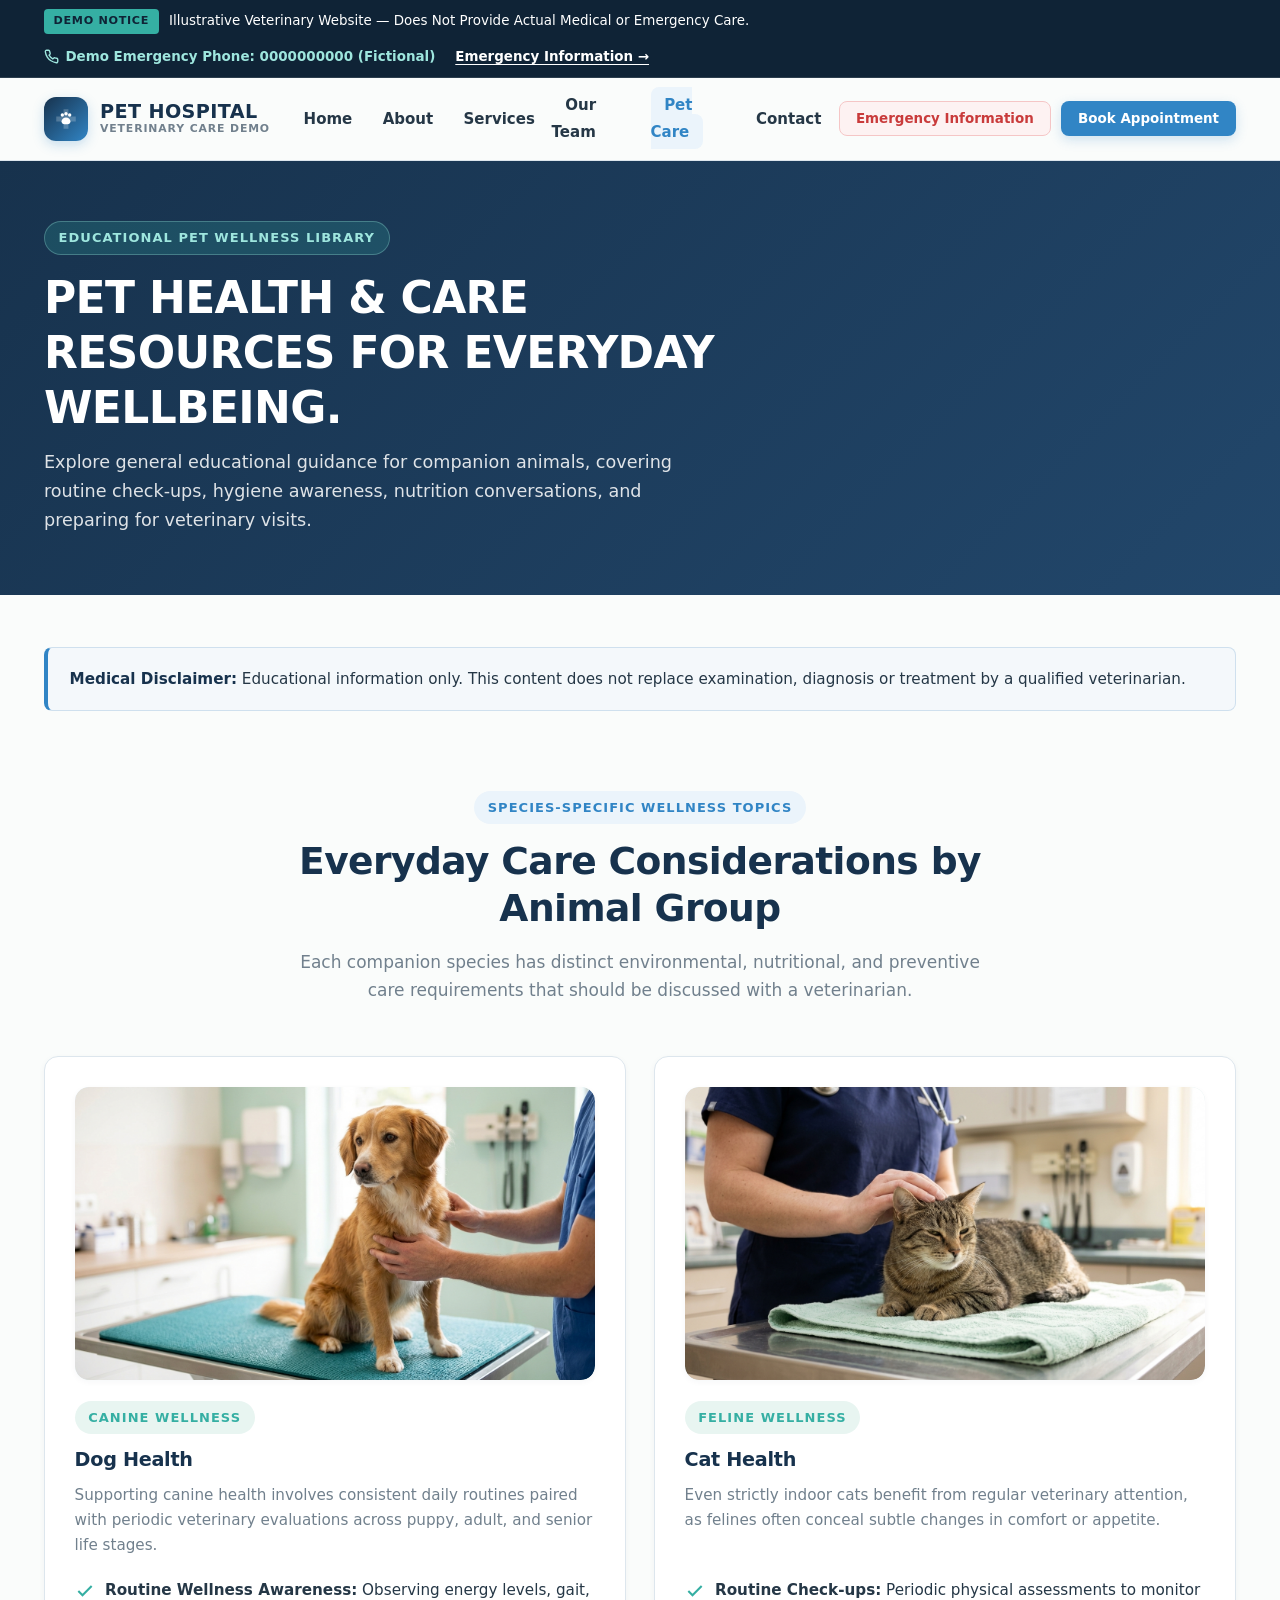
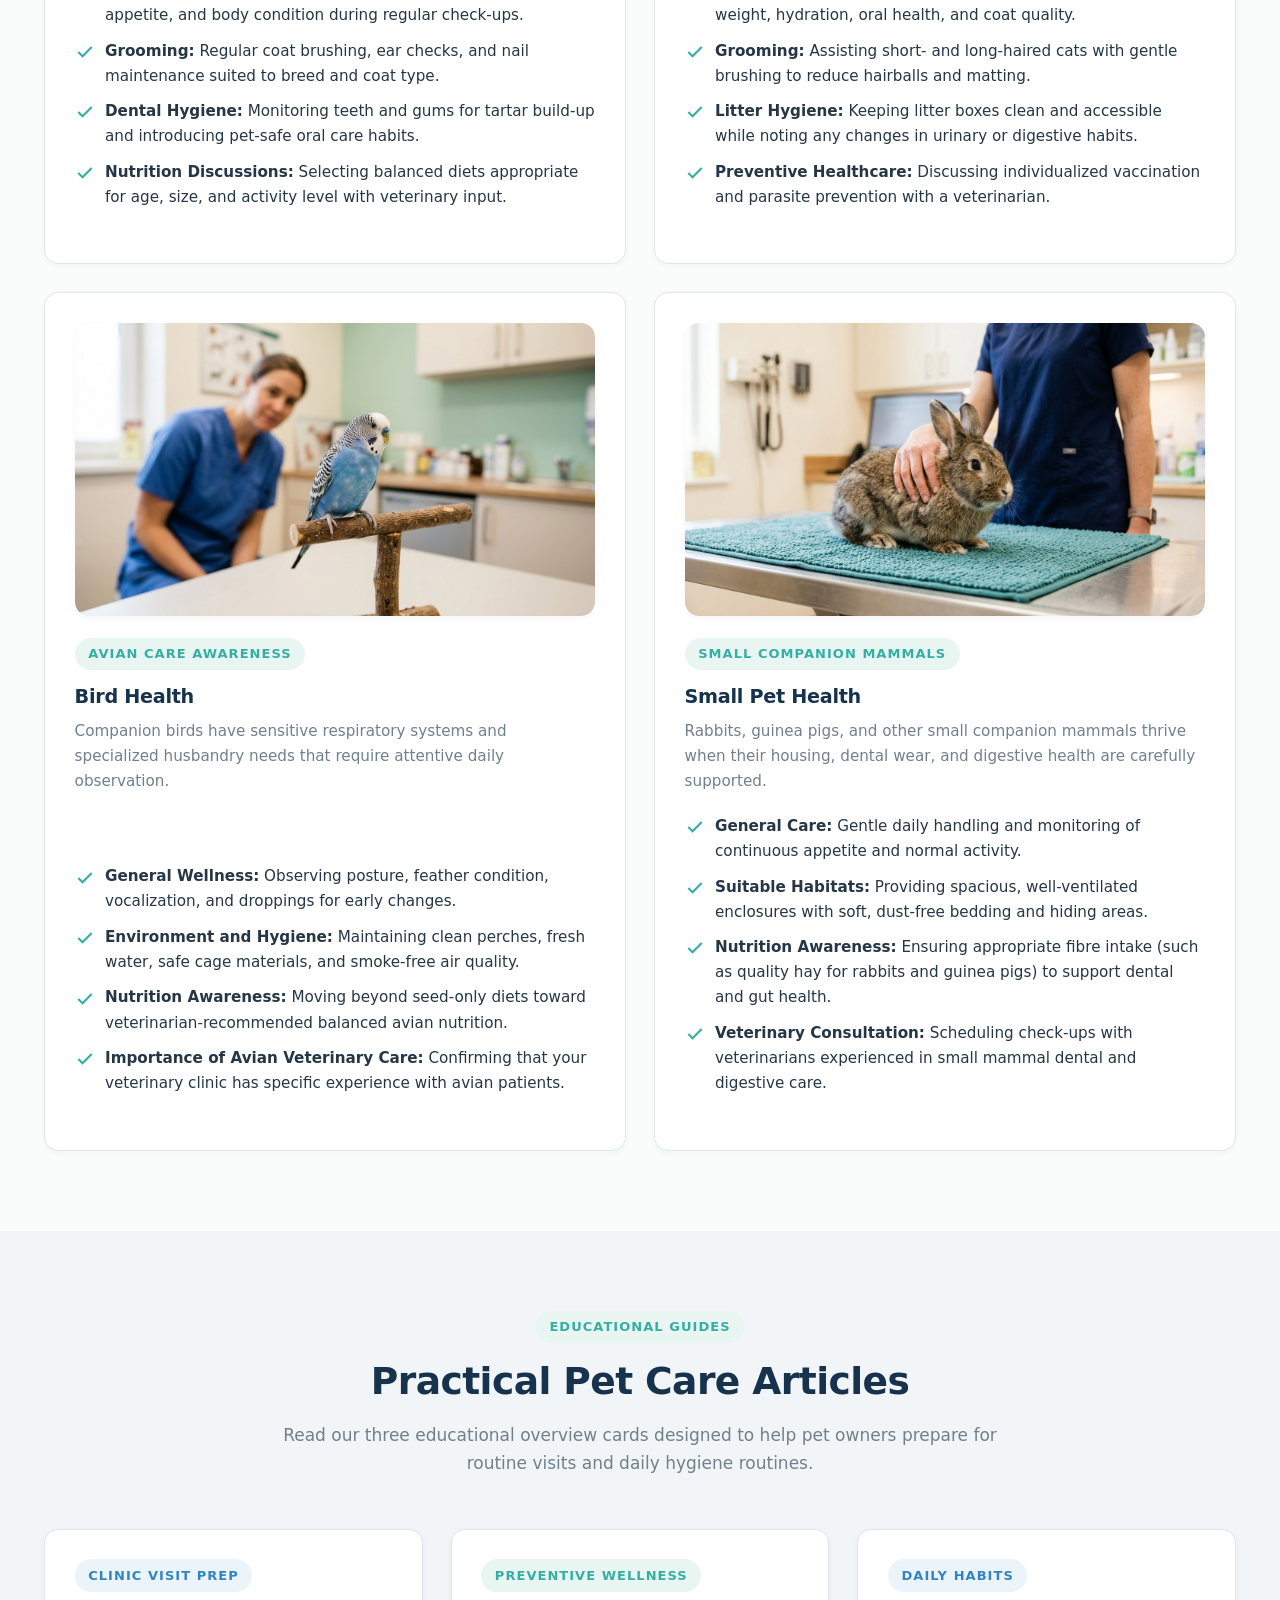
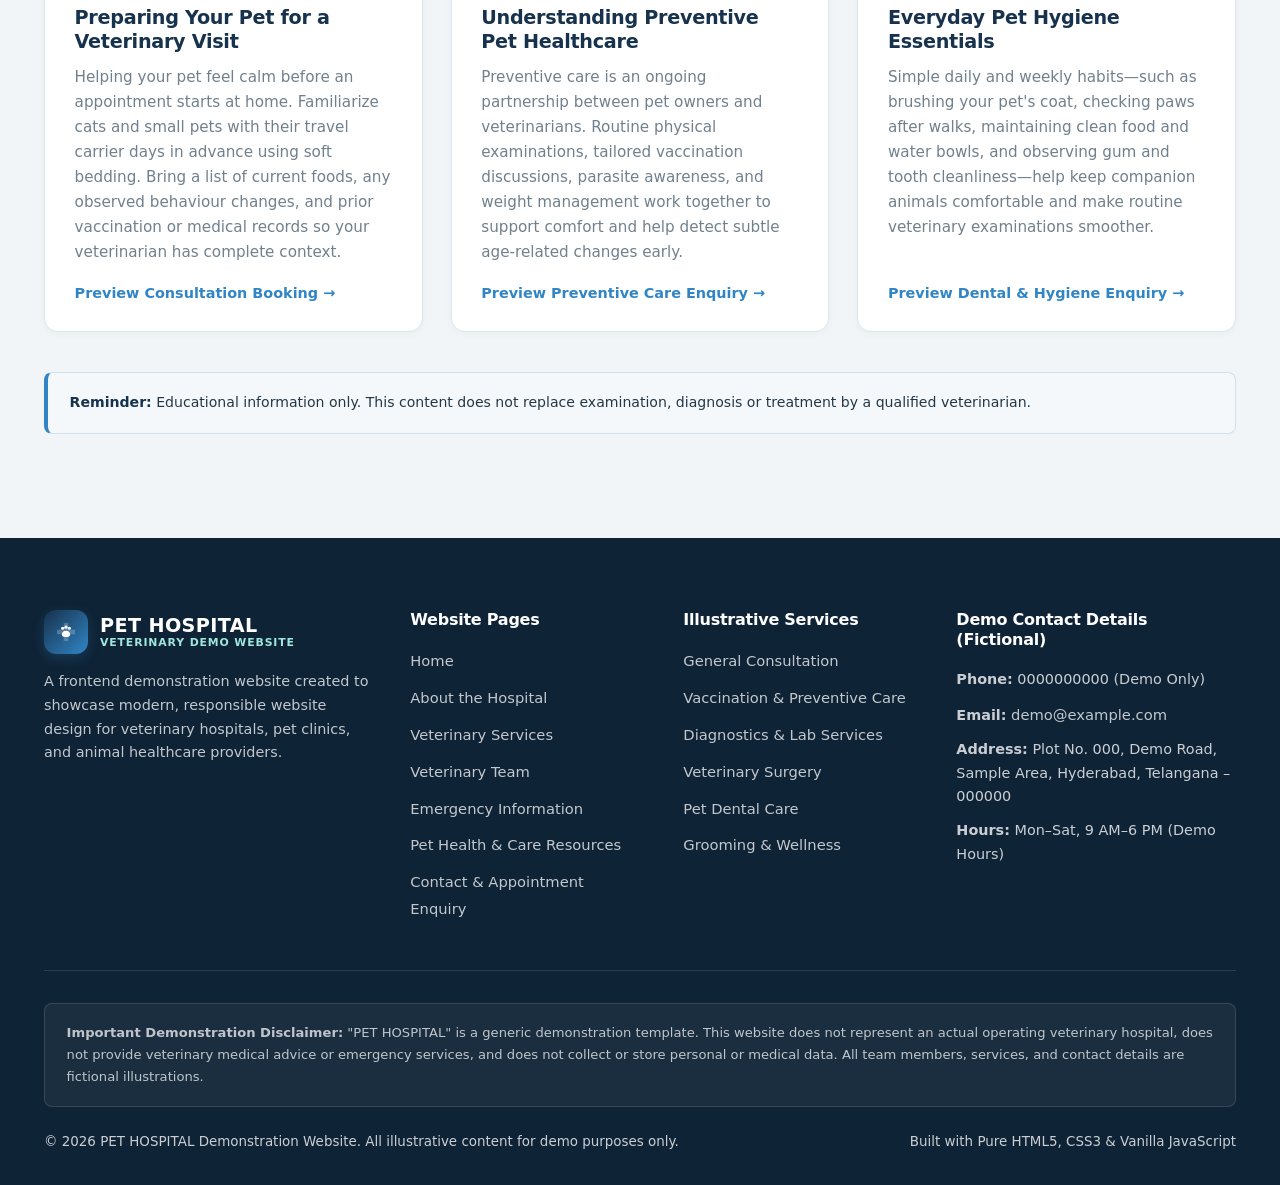
<file: pet-care.html>
<!DOCTYPE html>
<html lang="en">
<head>
  <meta charset="UTF-8" />
  <meta name="viewport" content="width=device-width,Initial-scale=1.0" />
  <title>Pet Health &amp; Care Resources | PET HOSPITAL Educational Pet Wellness Demo</title>
  <meta name="description" content="Explore general educational pet care resources covering dog health, cat health, bird wellness, small pet care, and preventive veterinary awareness on the PET HOSPITAL demo website." />
  <meta name="keywords" content="Pet Care Resources, Dog Health Care, Cat Health Care, Bird Wellness, Small Pet Care, Preventive Pet Healthcare, Pet Hygiene Essentials" />
  <meta property="og:title" content="Pet Health &amp; Care Resources | PET HOSPITAL Demo Website" />
  <meta property="og:description" content="General educational pet wellness information for dogs, cats, birds, and small pets on the PET HOSPITAL demonstration website." />
  <meta property="og:type" content="website" />
  <meta property="og:url" content="https://example.com/pet-care.html" />
  <link rel="stylesheet" href="css/styles.css" />
</head>
<body>
  <a href="#main-content" class="skip-link">Skip to main content</a>

  <!-- Global Sticky Emergency Information Strip -->
  <div class="top-emergency-bar" role="region" aria-label="Demonstration Emergency Notice">
    <div class="container top-emergency-inner">
      <div class="top-emergency-left">
        <span class="demo-pill-badge">Demo Notice</span>
        <span>Illustrative Veterinary Website — Does Not Provide Actual Medical or Emergency Care.</span>
      </div>
      <div class="top-emergency-right">
        <span class="top-emergency-phone">
          <svg width="15" height="15" viewBox="0 0 24 24" fill="none" stroke="currentColor" stroke-width="2.2" aria-hidden="true">
            <path d="M22 16.92v3a2 2 0 0 1-2.18 2 19.79 19.79 0 0 1-8.63-3.07 19.5 19.5 0 0 1-6-6 19.79 19.79 0 0 1-3.07-8.67A2 2 0 0 1 4.11 2h3a2 2 0 0 1 2 1.72c.12.96.36 1.9.7 2.81a2 2 0 0 1-.45 2.11L8.09 9.91a16 16 0 0 0 6 6l1.27-1.27a2 2 0 0 1 2.11-.45c.91.34 1.85.58 2.81.7A2 2 0 0 1 22 16.92z"/>
          </svg>
          Demo Emergency Phone: 0000000000 (Fictional)
        </span>
        <a href="emergency.html" class="top-emergency-link">Emergency Information &rarr;</a>
      </div>
    </div>
  </div>

  <!-- Global Header & Navigation -->
  <header class="site-header">
    <div class="container header-inner">
      <a href="index.html" class="brand-logo" aria-label="PET HOSPITAL Home">
        <span class="brand-logo-mark" aria-hidden="true">
          <svg width="26" height="26" viewBox="0 0 32 32" fill="none" xmlns="http://www.w3.org/2000/svg">
            <path d="M13 4H19V13H28V19H19V28H13V19H4V13H13V4Z" fill="currentColor" fill-opacity="0.22"/>
            <circle cx="11.5" cy="11" r="2.1" fill="currentColor"/>
            <circle cx="16" cy="9.5" r="2.1" fill="currentColor"/>
            <circle cx="20.5" cy="11" r="2.1" fill="currentColor"/>
            <path d="M16 14.2C12.9 14.2 10.5 16.5 10.5 19.2C10.5 21.2 12.1 22.5 14.1 22.5H17.9C19.9 22.5 21.5 21.2 21.5 19.2C21.5 16.5 19.1 14.2 16 14.2Z" fill="currentColor"/>
          </svg>
        </span>
        <span class="brand-text-wrap">
          <span class="brand-title">PET HOSPITAL</span>
          <span class="brand-subtitle">Veterinary Care Demo</span>
        </span>
      </a>

      <button class="mobile-menu-toggle" type="button" aria-label="Toggle navigation menu" aria-expanded="false">
        <svg width="24" height="24" viewBox="0 0 24 24" fill="none" stroke="currentColor" stroke-width="2.2" aria-hidden="true">
          <line x1="3" y1="6" x2="21" y2="6"/>
          <line x1="3" y1="12" x2="21" y2="12"/>
          <line x1="3" y1="18" x2="21" y2="18"/>
        </svg>
      </button>

      <nav class="main-nav" aria-label="Primary Navigation">
        <ul class="nav-list">
          <li><a href="index.html" class="nav-link">Home</a></li>
          <li><a href="about.html" class="nav-link">About</a></li>
          <li><a href="services.html" class="nav-link">Services</a></li>
          <li><a href="team.html" class="nav-link">Our Team</a></li>
          <li><a href="pet-care.html" class="nav-link active">Pet Care</a></li>
          <li><a href="contact.html" class="nav-link">Contact</a></li>
        </ul>
        <div class="header-actions">
          <a href="emergency.html" class="btn btn-sm btn-emergency">Emergency Information</a>
          <button type="button" class="btn btn-sm btn-primary" data-open-appointment-modal>Book Appointment</button>
        </div>
      </nav>
    </div>
  </header>

  <main id="main-content">
    <!-- PAGE HERO -->
    <section class="page-hero">
      <div class="container">
        <span class="eyebrow">Educational Pet Wellness Library</span>
        <h1>PET HEALTH &amp; CARE RESOURCES FOR EVERYDAY WELLBEING.</h1>
        <p>
          Explore general educational guidance for companion animals, covering routine check-ups, hygiene awareness, nutrition conversations, and preparing for veterinary visits.
        </p>
      </div>
    </section>

    <!-- VISIBLE EDUCATIONAL DISCLAIMER -->
    <section class="section-sm" style="padding-bottom:0;">
      <div class="container">
        <div class="disclaimer-banner" style="margin:0; font-size:0.95rem;">
          <strong>Medical Disclaimer:</strong> Educational information only. This content does not replace examination, diagnosis or treatment by a qualified veterinarian.
        </div>
      </div>
    </section>

    <!-- FOUR SPECIES HEALTH SECTIONS -->
    <section class="section" aria-labelledby="species-care-heading">
      <div class="container">
        <div class="section-header reveal">
          <span class="eyebrow eyebrow-blue">Species-Specific Wellness Topics</span>
          <h2 id="species-care-heading" class="section-title">Everyday Care Considerations by Animal Group</h2>
          <p class="section-subtitle">
            Each companion species has distinct environmental, nutritional, and preventive care requirements that should be discussed with a veterinarian.
          </p>
        </div>

        <div class="grid grid-2">
          <!-- 1. Dog Health -->
          <article class="card reveal">
            <div class="img-placeholder ratio-16-9" style="margin-bottom:1.35rem;">
              <img src="images/dog-health-care.jpeg" alt="Healthy companion dog sitting calmly during a routine wellness check" width="1600" height="900" loading="lazy" />
            </div>
            <span class="eyebrow" style="align-self:flex-start;">Canine Wellness</span>
            <h3 class="card-title">Dog Health</h3>
            <p class="card-text">
              Supporting canine health involves consistent daily routines paired with periodic veterinary evaluations across puppy, adult, and senior life stages.
            </p>
            <ul class="check-list" style="margin-top:0;">
              <li>
                <svg width="20" height="20" viewBox="0 0 24 24" fill="none" stroke="currentColor" stroke-width="2.5"><polyline points="20 6 9 17 4 12"/></svg>
                <span><strong>Routine Wellness Awareness:</strong> Observing energy levels, gait, appetite, and body condition during regular check-ups.</span>
              </li>
              <li>
                <svg width="20" height="20" viewBox="0 0 24 24" fill="none" stroke="currentColor" stroke-width="2.5"><polyline points="20 6 9 17 4 12"/></svg>
                <span><strong>Grooming:</strong> Regular coat brushing, ear checks, and nail maintenance suited to breed and coat type.</span>
              </li>
              <li>
                <svg width="20" height="20" viewBox="0 0 24 24" fill="none" stroke="currentColor" stroke-width="2.5"><polyline points="20 6 9 17 4 12"/></svg>
                <span><strong>Dental Hygiene:</strong> Monitoring teeth and gums for tartar build-up and introducing pet-safe oral care habits.</span>
              </li>
              <li>
                <svg width="20" height="20" viewBox="0 0 24 24" fill="none" stroke="currentColor" stroke-width="2.5"><polyline points="20 6 9 17 4 12"/></svg>
                <span><strong>Nutrition Discussions:</strong> Selecting balanced diets appropriate for age, size, and activity level with veterinary input.</span>
              </li>
            </ul>
          </article>

          <!-- 2. Cat Health -->
          <article class="card reveal">
            <div class="img-placeholder ratio-16-9" style="margin-bottom:1.35rem;">
              <img src="images/cat-health-care.jpeg" alt="Relaxed domestic tabby cat resting comfortably during a gentle feline check-up" width="1600" height="900" loading="lazy" />
            </div>
            <span class="eyebrow" style="align-self:flex-start;">Feline Wellness</span>
            <h3 class="card-title">Cat Health</h3>
            <p class="card-text">
              Even strictly indoor cats benefit from regular veterinary attention, as felines often conceal subtle changes in comfort or appetite.
            </p>
            <ul class="check-list" style="margin-top:0;">
              <li>
                <svg width="20" height="20" viewBox="0 0 24 24" fill="none" stroke="currentColor" stroke-width="2.5"><polyline points="20 6 9 17 4 12"/></svg>
                <span><strong>Routine Check-ups:</strong> Periodic physical assessments to monitor weight, hydration, oral health, and coat quality.</span>
              </li>
              <li>
                <svg width="20" height="20" viewBox="0 0 24 24" fill="none" stroke="currentColor" stroke-width="2.5"><polyline points="20 6 9 17 4 12"/></svg>
                <span><strong>Grooming:</strong> Assisting short- and long-haired cats with gentle brushing to reduce hairballs and matting.</span>
              </li>
              <li>
                <svg width="20" height="20" viewBox="0 0 24 24" fill="none" stroke="currentColor" stroke-width="2.5"><polyline points="20 6 9 17 4 12"/></svg>
                <span><strong>Litter Hygiene:</strong> Keeping litter boxes clean and accessible while noting any changes in urinary or digestive habits.</span>
              </li>
              <li>
                <svg width="20" height="20" viewBox="0 0 24 24" fill="none" stroke="currentColor" stroke-width="2.5"><polyline points="20 6 9 17 4 12"/></svg>
                <span><strong>Preventive Healthcare:</strong> Discussing individualized vaccination and parasite prevention with a veterinarian.</span>
              </li>
            </ul>
          </article>

          <!-- 3. Bird Health -->
          <article class="card reveal">
            <div class="img-placeholder ratio-16-9" style="margin-bottom:1.35rem;">
              <img src="images/bird-health-care.jpeg" alt="Companion parakeet perched calmly during a gentle avian wellness observation" width="1600" height="900" loading="lazy" />
            </div>
            <span class="eyebrow" style="align-self:flex-start;">Avian Care Awareness</span>
            <h3 class="card-title">Bird Health</h3>
            <p class="card-text">
              Companion birds have sensitive respiratory systems and specialized husbandry needs that require attentive daily observation.
            </p>
            <ul class="check-list" style="margin-top:0;">
              <li>
                <svg width="20" height="20" viewBox="0 0 24 24" fill="none" stroke="currentColor" stroke-width="2.5"><polyline points="20 6 9 17 4 12"/></svg>
                <span><strong>General Wellness:</strong> Observing posture, feather condition, vocalization, and droppings for early changes.</span>
              </li>
              <li>
                <svg width="20" height="20" viewBox="0 0 24 24" fill="none" stroke="currentColor" stroke-width="2.5"><polyline points="20 6 9 17 4 12"/></svg>
                <span><strong>Environment and Hygiene:</strong> Maintaining clean perches, fresh water, safe cage materials, and smoke-free air quality.</span>
              </li>
              <li>
                <svg width="20" height="20" viewBox="0 0 24 24" fill="none" stroke="currentColor" stroke-width="2.5"><polyline points="20 6 9 17 4 12"/></svg>
                <span><strong>Nutrition Awareness:</strong> Moving beyond seed-only diets toward veterinarian-recommended balanced avian nutrition.</span>
              </li>
              <li>
                <svg width="20" height="20" viewBox="0 0 24 24" fill="none" stroke="currentColor" stroke-width="2.5"><polyline points="20 6 9 17 4 12"/></svg>
                <span><strong>Importance of Avian Veterinary Care:</strong> Confirming that your veterinary clinic has specific experience with avian patients.</span>
              </li>
            </ul>
          </article>

          <!-- 4. Small Pet Health -->
          <article class="card reveal">
            <div class="img-placeholder ratio-16-9" style="margin-bottom:1.35rem;">
              <img src="images/small-pet-care.jpeg" alt="Domestic pet rabbit being gently examined on a padded consultation mat" width="1600" height="900" loading="lazy" />
            </div>
            <span class="eyebrow" style="align-self:flex-start;">Small Companion Mammals</span>
            <h3 class="card-title">Small Pet Health</h3>
            <p class="card-text">
              Rabbits, guinea pigs, and other small companion mammals thrive when their housing, dental wear, and digestive health are carefully supported.
            </p>
            <ul class="check-list" style="margin-top:0;">
              <li>
                <svg width="20" height="20" viewBox="0 0 24 24" fill="none" stroke="currentColor" stroke-width="2.5"><polyline points="20 6 9 17 4 12"/></svg>
                <span><strong>General Care:</strong> Gentle daily handling and monitoring of continuous appetite and normal activity.</span>
              </li>
              <li>
                <svg width="20" height="20" viewBox="0 0 24 24" fill="none" stroke="currentColor" stroke-width="2.5"><polyline points="20 6 9 17 4 12"/></svg>
                <span><strong>Suitable Habitats:</strong> Providing spacious, well-ventilated enclosures with soft, dust-free bedding and hiding areas.</span>
              </li>
              <li>
                <svg width="20" height="20" viewBox="0 0 24 24" fill="none" stroke="currentColor" stroke-width="2.5"><polyline points="20 6 9 17 4 12"/></svg>
                <span><strong>Nutrition Awareness:</strong> Ensuring appropriate fibre intake (such as quality hay for rabbits and guinea pigs) to support dental and gut health.</span>
              </li>
              <li>
                <svg width="20" height="20" viewBox="0 0 24 24" fill="none" stroke="currentColor" stroke-width="2.5"><polyline points="20 6 9 17 4 12"/></svg>
                <span><strong>Veterinary Consultation:</strong> Scheduling check-ups with veterinarians experienced in small mammal dental and digestive care.</span>
              </li>
            </ul>
          </article>
        </div>
      </div>
    </section>

    <!-- THREE EDUCATIONAL ARTICLE CARDS -->
    <section class="section bg-light" aria-labelledby="articles-heading">
      <div class="container">
        <div class="section-header reveal">
          <span class="eyebrow">Educational Guides</span>
          <h2 id="articles-heading" class="section-title">Practical Pet Care Articles</h2>
          <p class="section-subtitle">
            Read our three educational overview cards designed to help pet owners prepare for routine visits and daily hygiene routines.
          </p>
        </div>

        <div class="grid grid-3">
          <!-- Article Card 1 -->
          <article id="article-checkups" class="card reveal">
            <span class="eyebrow eyebrow-blue" style="align-self:flex-start;">Clinic Visit Prep</span>
            <h3 class="card-title">Preparing Your Pet for a Veterinary Visit</h3>
            <p class="card-text">
              Helping your pet feel calm before an appointment starts at home. Familiarize cats and small pets with their travel carrier days in advance using soft bedding. Bring a list of current foods, any observed behaviour changes, and prior vaccination or medical records so your veterinarian has complete context.
            </p>
            <button type="button" class="card-link" data-open-appointment-modal data-service-reason="General Consultation">Preview Consultation Booking &rarr;</button>
          </article>

          <!-- Article Card 2 -->
          <article id="article-vaccination" class="card reveal">
            <span class="eyebrow" style="align-self:flex-start;">Preventive Wellness</span>
            <h3 class="card-title">Understanding Preventive Pet Healthcare</h3>
            <p class="card-text">
              Preventive care is an ongoing partnership between pet owners and veterinarians. Routine physical examinations, tailored vaccination discussions, parasite awareness, and weight management work together to support comfort and help detect subtle age-related changes early.
            </p>
            <button type="button" class="card-link" data-open-appointment-modal data-service-reason="Vaccination">Preview Preventive Care Enquiry &rarr;</button>
          </article>

          <!-- Article Card 3 -->
          <article id="article-dental" class="card reveal">
            <span class="eyebrow eyebrow-blue" style="align-self:flex-start;">Daily Habits</span>
            <h3 class="card-title">Everyday Pet Hygiene Essentials</h3>
            <p class="card-text">
              Simple daily and weekly habits—such as brushing your pet's coat, checking paws after walks, maintaining clean food and water bowls, and observing gum and tooth cleanliness—help keep companion animals comfortable and make routine veterinary examinations smoother.
            </p>
            <button type="button" class="card-link" data-open-appointment-modal data-service-reason="Dental Care">Preview Dental &amp; Hygiene Enquiry &rarr;</button>
          </article>
        </div>

        <div class="disclaimer-banner reveal" style="margin-top:2.5rem;">
          <strong>Reminder:</strong> Educational information only. This content does not replace examination, diagnosis or treatment by a qualified veterinarian.
        </div>
      </div>
    </section>
  </main>

  <!-- Global Footer -->
  <footer class="site-footer">
    <div class="container">
      <div class="footer-grid">
        <div>
          <a href="index.html" class="brand-logo" style="margin-bottom:1rem;">
            <span class="brand-logo-mark" aria-hidden="true">
              <svg width="24" height="24" viewBox="0 0 32 32" fill="none">
                <path d="M13 4H19V13H28V19H19V28H13V19H4V13H13V4Z" fill="currentColor" fill-opacity="0.22"/>
                <circle cx="11.5" cy="11" r="2.1" fill="currentColor"/>
                <circle cx="16" cy="9.5" r="2.1" fill="currentColor"/>
                <circle cx="20.5" cy="11" r="2.1" fill="currentColor"/>
                <path d="M16 14.2C12.9 14.2 10.5 16.5 10.5 19.2C10.5 21.2 12.1 22.5 14.1 22.5H17.9C19.9 22.5 21.5 21.2 21.5 19.2C21.5 16.5 19.1 14.2 16 14.2Z" fill="currentColor"/>
              </svg>
            </span>
            <span class="brand-text-wrap">
              <span class="brand-title" style="color:#FFFFFF;">PET HOSPITAL</span>
              <span class="brand-subtitle" style="color:#9EE6DE;">Veterinary Demo Website</span>
            </span>
          </a>
          <p style="color:rgba(255,255,255,0.75); font-size:0.9rem;">
            A frontend demonstration website created to showcase modern, responsible website design for veterinary hospitals, pet clinics, and animal healthcare providers.
          </p>
        </div>

        <div>
          <h3 class="footer-heading">Website Pages</h3>
          <ul class="footer-links">
            <li><a href="index.html">Home</a></li>
            <li><a href="about.html">About the Hospital</a></li>
            <li><a href="services.html">Veterinary Services</a></li>
            <li><a href="team.html">Veterinary Team</a></li>
            <li><a href="emergency.html">Emergency Information</a></li>
            <li><a href="pet-care.html">Pet Health &amp; Care Resources</a></li>
            <li><a href="contact.html">Contact &amp; Appointment Enquiry</a></li>
          </ul>
        </div>

        <div>
          <h3 class="footer-heading">Illustrative Services</h3>
          <ul class="footer-links">
            <li><a href="services.html#consultation">General Consultation</a></li>
            <li><a href="services.html#vaccination">Vaccination &amp; Preventive Care</a></li>
            <li><a href="services.html#diagnostics">Diagnostics &amp; Lab Services</a></li>
            <li><a href="services.html#surgery">Veterinary Surgery</a></li>
            <li><a href="services.html#dental">Pet Dental Care</a></li>
            <li><a href="services.html#grooming">Grooming &amp; Wellness</a></li>
          </ul>
        </div>

        <div>
          <h3 class="footer-heading">Demo Contact Details (Fictional)</h3>
          <ul class="footer-links" style="font-size:0.9rem;">
            <li><strong>Phone:</strong> 0000000000 (Demo Only)</li>
            <li><strong>Email:</strong> <a href="mailto:demo@example.com">demo@example.com</a></li>
            <li><strong>Address:</strong> Plot No. 000, Demo Road, Sample Area, Hyderabad, Telangana – 000000</li>
            <li><strong>Hours:</strong> Mon–Sat, 9 AM–6 PM (Demo Hours)</li>
          </ul>
        </div>
      </div>

      <div class="footer-demo-notice">
        <strong>Important Demonstration Disclaimer:</strong> "PET HOSPITAL" is a generic demonstration template. This website does not represent an actual operating veterinary hospital, does not provide veterinary medical advice or emergency services, and does not collect or store personal or medical data. All team members, services, and contact details are fictional illustrations.
      </div>

      <div class="footer-bottom">
        <span>&copy; 2026 PET HOSPITAL Demonstration Website. All illustrative content for demo purposes only.</span>
        <span>Built with Pure HTML5, CSS3 &amp; Vanilla JavaScript</span>
      </div>
    </div>
  </footer>

  <!-- Interactive Appointment Request Modal -->
  <div class="modal-backdrop" id="appointmentModal" aria-hidden="true" role="dialog" aria-modal="true" aria-labelledby="modalAppointmentTitle">
    <div class="modal-dialog">
      <div class="modal-header">
        <h3 id="modalAppointmentTitle">Demonstration Appointment Request</h3>
        <button type="button" class="modal-close-btn" data-close-appointment-modal aria-label="Close modal">
          <svg width="20" height="20" viewBox="0 0 24 24" fill="none" stroke="currentColor" stroke-width="2.2">
            <line x1="18" y1="6" x2="6" y2="18"/>
            <line x1="6" y1="6" x2="18" y2="18"/>
          </svg>
        </button>
      </div>
      <div class="modal-body">
        <div class="disclaimer-banner" style="margin-top:0;">
          <strong>Emergency Notice:</strong> Do not use a routine appointment form for urgent health concerns. Please visit our <a href="emergency.html">Emergency Information</a> page for educational guidance. This demo form does not book a real appointment or transmit data.
        </div>

        <form class="js-appointment-form" novalidate>
          <div class="form-grid">
            <div class="form-group">
              <label class="form-label" for="modalOwnerName">Owner Name <span class="required-star">*</span></label>
              <input class="form-control" type="text" id="modalOwnerName" name="ownerName" placeholder="e.g. Alex Sharma (Demo)" data-required="true" />
              <span class="field-error-msg"></span>
            </div>
            <div class="form-group">
              <label class="form-label" for="modalEmail">Email Address <span class="required-star">*</span></label>
              <input class="form-control" type="email" id="modalEmail" name="emailAddress" placeholder="demo@example.com" data-required="true" />
              <span class="field-error-msg"></span>
            </div>
            <div class="form-group">
              <label class="form-label" for="modalPhone">Phone Number <span class="required-star">*</span></label>
              <input class="form-control" type="tel" id="modalPhone" name="phoneNumber" placeholder="0000000000" data-required="true" />
              <span class="field-error-msg"></span>
            </div>
            <div class="form-group">
              <label class="form-label" for="modalPetName">Pet Name <span class="required-star">*</span></label>
              <input class="form-control" type="text" id="modalPetName" name="petName" placeholder="e.g. Bruno" data-required="true" />
              <span class="field-error-msg"></span>
            </div>
            <div class="form-group">
              <label class="form-label" for="modalAnimalType">Animal Type <span class="required-star">*</span></label>
              <select class="form-control" id="modalAnimalType" name="animalType" data-required="true">
                <option value="">Select Animal Type</option>
                <option value="Dog">Dog</option>
                <option value="Cat">Cat</option>
                <option value="Bird">Bird</option>
                <option value="Rabbit">Rabbit</option>
                <option value="Other">Other</option>
              </select>
              <span class="field-error-msg"></span>
            </div>
            <div class="form-group">
              <label class="form-label" for="modalPetAge">Pet Age <span class="required-star">*</span></label>
              <input class="form-control" type="text" id="modalPetAge" name="petAge" placeholder="e.g. 3 Years" data-required="true" />
              <span class="field-error-msg"></span>
            </div>
            <div class="form-group full-width">
              <label class="form-label" for="modalReason">Reason for Visit <span class="required-star">*</span></label>
              <select class="form-control" id="modalReason" name="reasonForVisit" data-required="true">
                <option value="">Select Reason for Visit</option>
                <option value="General Consultation">General Consultation</option>
                <option value="Vaccination">Vaccination</option>
                <option value="Dental Care">Dental Care</option>
                <option value="Diagnostics">Diagnostics</option>
                <option value="Surgery Consultation">Surgery Consultation</option>
                <option value="Grooming">Grooming</option>
                <option value="Other">Other</option>
              </select>
              <span class="field-error-msg"></span>
            </div>
            <div class="form-group">
              <label class="form-label" for="modalDate">Preferred Date <span class="required-star">*</span></label>
              <input class="form-control" type="date" id="modalDate" name="preferredDate" data-required="true" />
              <span class="field-error-msg"></span>
            </div>
            <div class="form-group">
              <label class="form-label" for="modalTime">Preferred Time <span class="required-star">*</span></label>
              <select class="form-control" id="modalTime" name="preferredTime" data-required="true">
                <option value="">Select Preferred Time</option>
                <option value="Morning (9 AM - 12 PM)">Morning (9 AM - 12 PM)</option>
                <option value="Afternoon (12 PM - 3 PM)">Afternoon (12 PM - 3 PM)</option>
                <option value="Evening (3 PM - 6 PM)">Evening (3 PM - 6 PM)</option>
              </select>
              <span class="field-error-msg"></span>
            </div>
            <div class="form-group full-width">
              <label class="form-label" for="modalNotes">Additional Information</label>
              <textarea class="form-control" id="modalNotes" name="additionalInfo" rows="3" placeholder="Share any general notes for this demonstration preview..."></textarea>
            </div>
          </div>
          <div style="margin-top:1.25rem; display:flex; gap:0.75rem; justify-content:flex-end;">
            <button type="button" class="btn btn-outline" data-close-appointment-modal>Cancel</button>
            <button type="submit" class="btn btn-primary">Preview Appointment Request</button>
          </div>
        </form>

        <div class="form-confirmation-box" role="status" aria-live="polite">
          <h4 style="margin-bottom:0.4rem;">Demonstration Confirmation Preview</h4>
          <p class="js-demo-summary" style="color:var(--navy); font-weight:600; margin-bottom:0.4rem;"></p>
          <p style="font-size:0.86rem; color:var(--dark-text);">
            <strong>Important:</strong> This is an interactive frontend demonstration only. <strong>No actual veterinary appointment has been booked</strong>, and no personal or medical information has been transmitted or stored.
          </p>
        </div>
      </div>
    </div>
  </div>

  <!-- Back to Top Button -->
  <button type="button" id="backToTopBtn" class="back-to-top" aria-label="Scroll back to top">
    <svg width="20" height="20" viewBox="0 0 24 24" fill="none" stroke="currentColor" stroke-width="2.4">
      <polyline points="18 15 12 9 6 15"/>
    </svg>
  </button>

  <script src="js/main.js"></script>
</body>
</html>
</file>
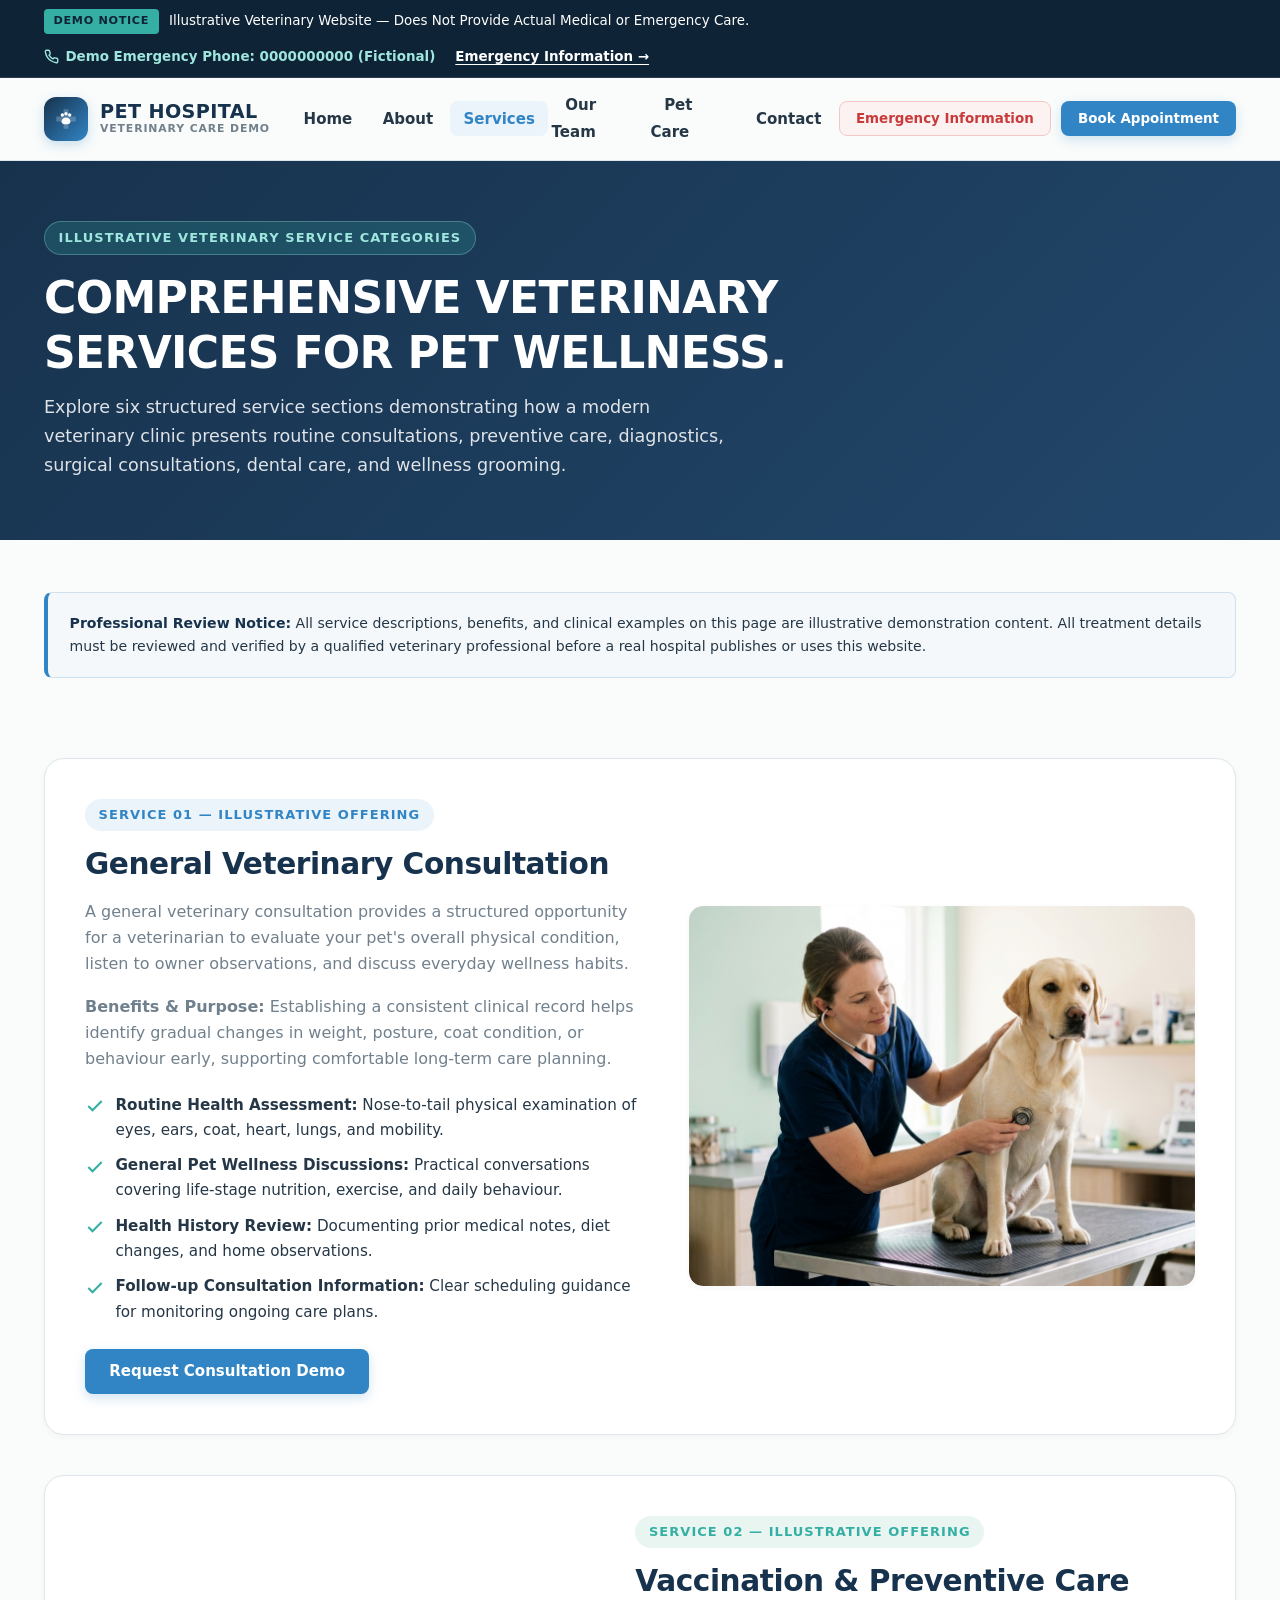
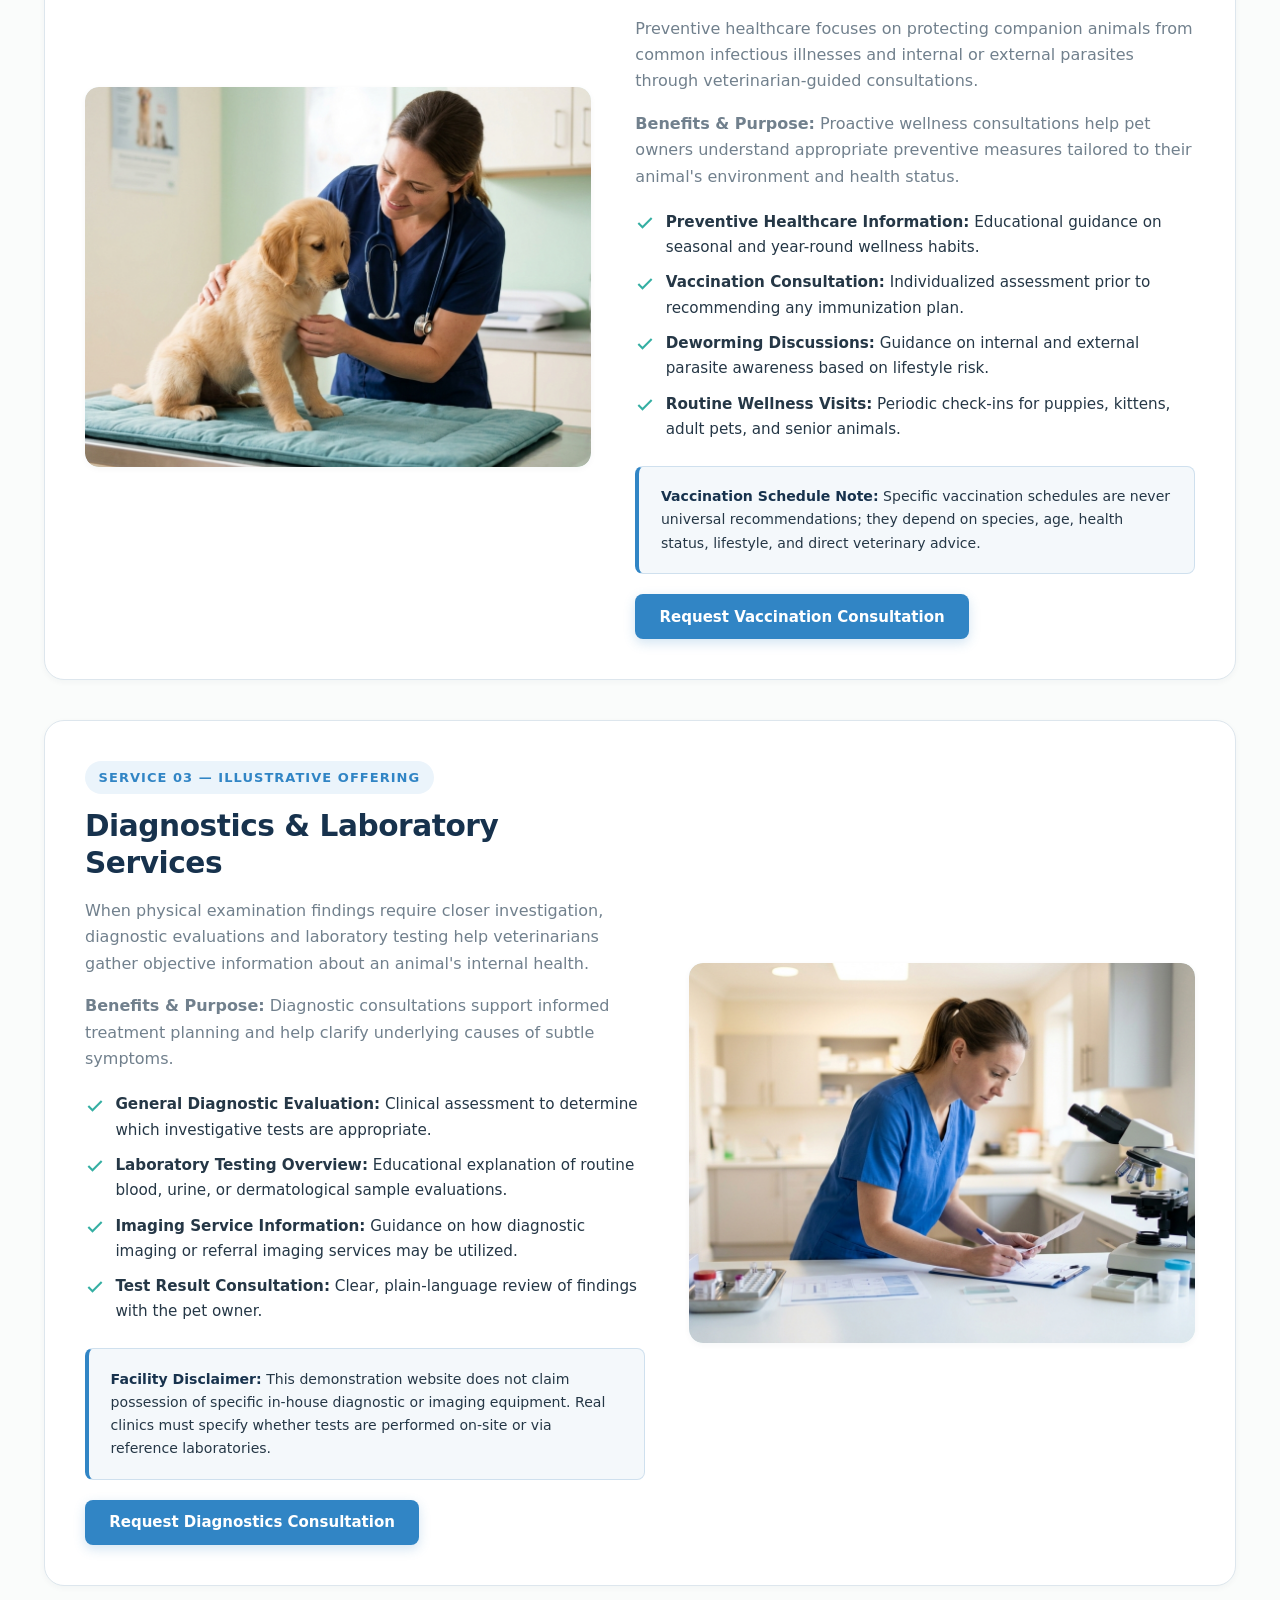
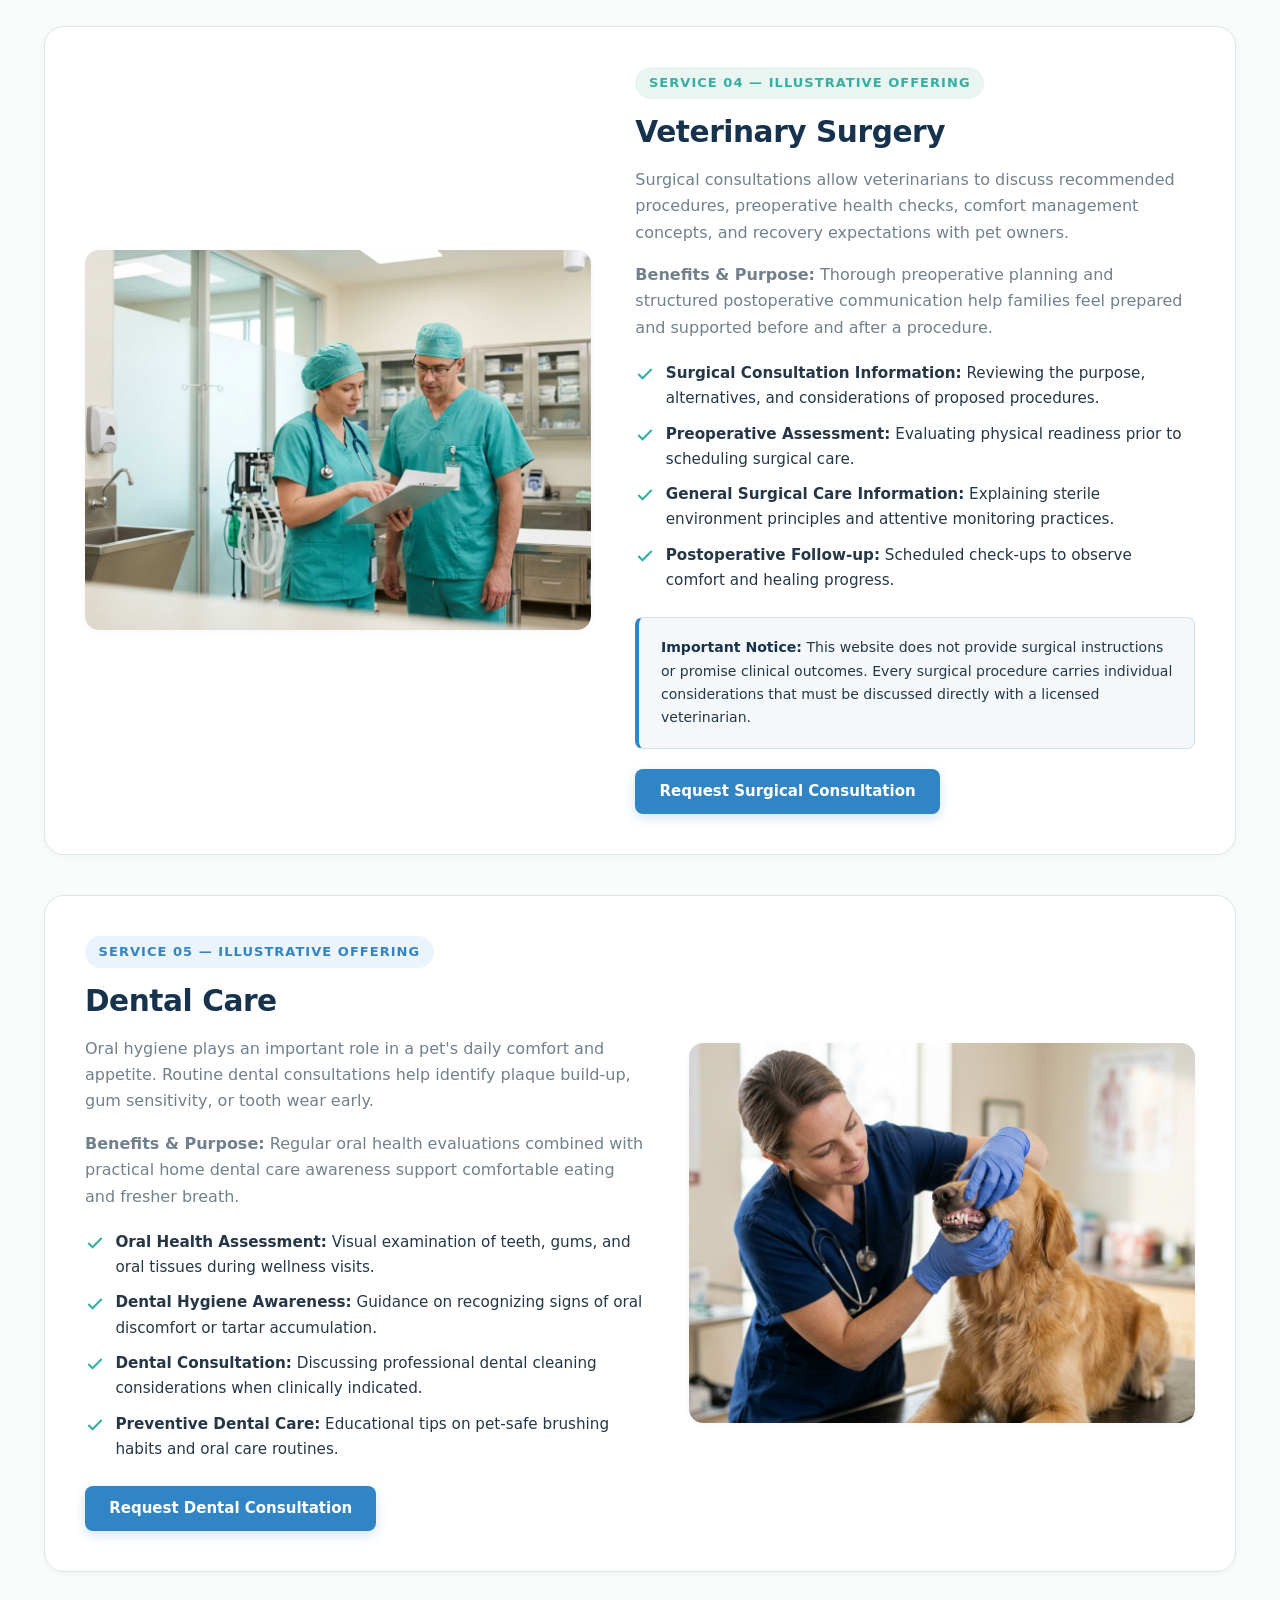
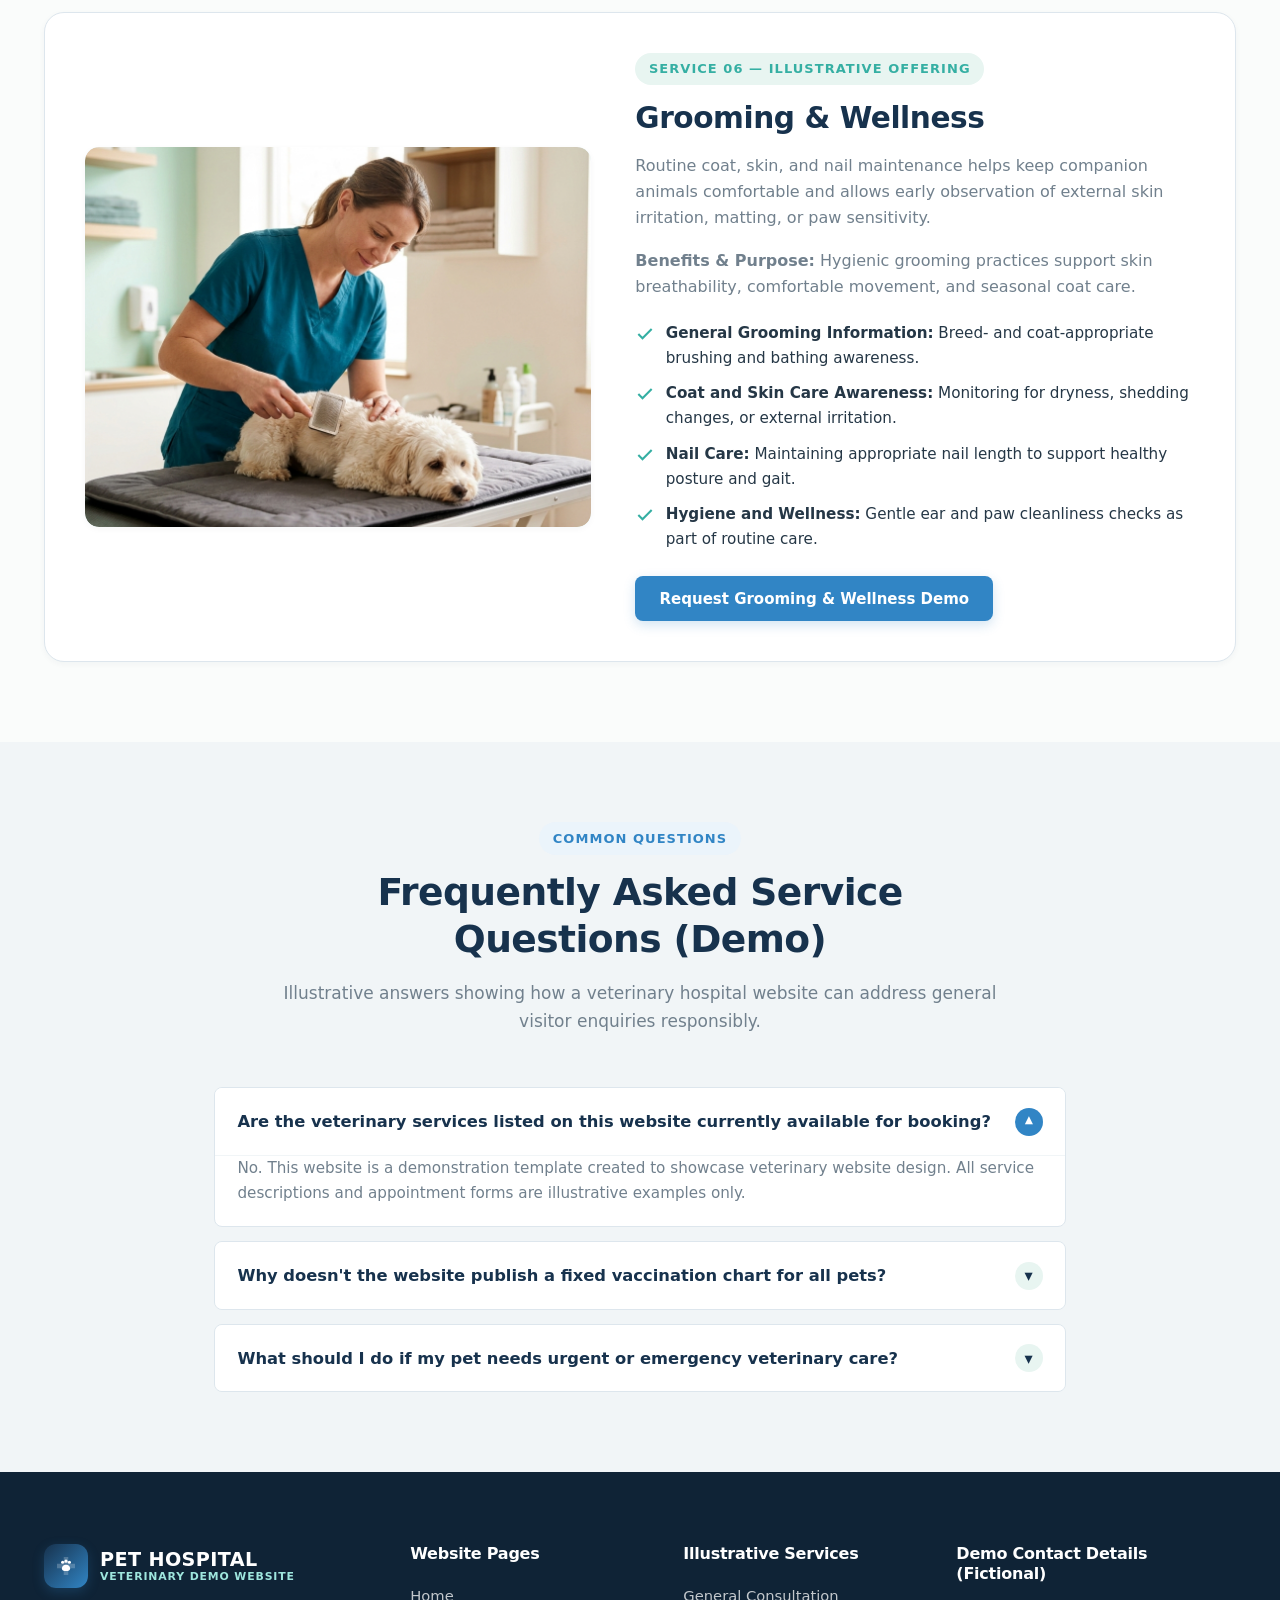
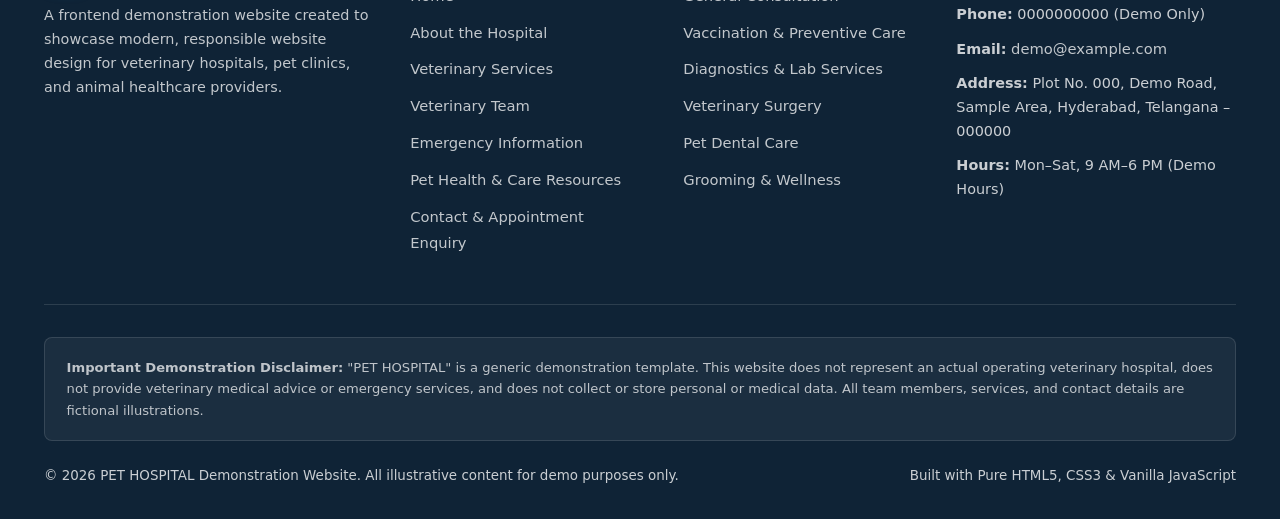
<file: services.html>
<!DOCTYPE html>
<html lang="en">
<head>
  <meta charset="UTF-8" />
  <meta name="viewport" content="width=device-width, initial-scale=1.0" />
  <title>Veterinary Services | PET HOSPITAL Animal Healthcare Demo Website</title>
  <meta name="description" content="Explore six illustrative veterinary service sections including General Veterinary Consultation, Pet Vaccination, Diagnostics, Pet Surgery, Dental Care, and Grooming." />
  <meta name="keywords" content="Veterinary Services, General Veterinary Consultation, Pet Vaccination, Pet Diagnostics, Veterinary Surgery, Pet Dental Care, Pet Grooming, Animal Healthcare" />
  <meta property="og:title" content="Veterinary Services | PET HOSPITAL Demo Website" />
  <meta property="og:description" content="Review illustrative veterinary service categories designed for companion animal hospitals and clinics." />
  <meta property="og:type" content="website" />
  <meta property="og:url" content="https://example.com/services.html" />
  <link rel="stylesheet" href="css/styles.css" />
</head>
<body>
  <a href="#main-content" class="skip-link">Skip to main content</a>

  <!-- Global Sticky Emergency Information Strip -->
  <div class="top-emergency-bar" role="region" aria-label="Demonstration Emergency Notice">
    <div class="container top-emergency-inner">
      <div class="top-emergency-left">
        <span class="demo-pill-badge">Demo Notice</span>
        <span>Illustrative Veterinary Website — Does Not Provide Actual Medical or Emergency Care.</span>
      </div>
      <div class="top-emergency-right">
        <span class="top-emergency-phone">
          <svg width="15" height="15" viewBox="0 0 24 24" fill="none" stroke="currentColor" stroke-width="2.2" aria-hidden="true">
            <path d="M22 16.92v3a2 2 0 0 1-2.18 2 19.79 19.79 0 0 1-8.63-3.07 19.5 19.5 0 0 1-6-6 19.79 19.79 0 0 1-3.07-8.67A2 2 0 0 1 4.11 2h3a2 2 0 0 1 2 1.72c.12.96.36 1.9.7 2.81a2 2 0 0 1-.45 2.11L8.09 9.91a16 16 0 0 0 6 6l1.27-1.27a2 2 0 0 1 2.11-.45c.91.34 1.85.58 2.81.7A2 2 0 0 1 22 16.92z"/>
          </svg>
          Demo Emergency Phone: 0000000000 (Fictional)
        </span>
        <a href="emergency.html" class="top-emergency-link">Emergency Information &rarr;</a>
      </div>
    </div>
  </div>

  <!-- Global Header & Navigation -->
  <header class="site-header">
    <div class="container header-inner">
      <a href="index.html" class="brand-logo" aria-label="PET HOSPITAL Home">
        <span class="brand-logo-mark" aria-hidden="true">
          <svg width="26" height="26" viewBox="0 0 32 32" fill="none" xmlns="http://www.w3.org/2000/svg">
            <path d="M13 4H19V13H28V19H19V28H13V19H4V13H13V4Z" fill="currentColor" fill-opacity="0.22"/>
            <circle cx="11.5" cy="11" r="2.1" fill="currentColor"/>
            <circle cx="16" cy="9.5" r="2.1" fill="currentColor"/>
            <circle cx="20.5" cy="11" r="2.1" fill="currentColor"/>
            <path d="M16 14.2C12.9 14.2 10.5 16.5 10.5 19.2C10.5 21.2 12.1 22.5 14.1 22.5H17.9C19.9 22.5 21.5 21.2 21.5 19.2C21.5 16.5 19.1 14.2 16 14.2Z" fill="currentColor"/>
          </svg>
        </span>
        <span class="brand-text-wrap">
          <span class="brand-title">PET HOSPITAL</span>
          <span class="brand-subtitle">Veterinary Care Demo</span>
        </span>
      </a>

      <button class="mobile-menu-toggle" type="button" aria-label="Toggle navigation menu" aria-expanded="false">
        <svg width="24" height="24" viewBox="0 0 24 24" fill="none" stroke="currentColor" stroke-width="2.2" aria-hidden="true">
          <line x1="3" y1="6" x2="21" y2="6"/>
          <line x1="3" y1="12" x2="21" y2="12"/>
          <line x1="3" y1="18" x2="21" y2="18"/>
        </svg>
      </button>

      <nav class="main-nav" aria-label="Primary Navigation">
        <ul class="nav-list">
          <li><a href="index.html" class="nav-link">Home</a></li>
          <li><a href="about.html" class="nav-link">About</a></li>
          <li><a href="services.html" class="nav-link active">Services</a></li>
          <li><a href="team.html" class="nav-link">Our Team</a></li>
          <li><a href="pet-care.html" class="nav-link">Pet Care</a></li>
          <li><a href="contact.html" class="nav-link">Contact</a></li>
        </ul>
        <div class="header-actions">
          <a href="emergency.html" class="btn btn-sm btn-emergency">Emergency Information</a>
          <button type="button" class="btn btn-sm btn-primary" data-open-appointment-modal>Book Appointment</button>
        </div>
      </nav>
    </div>
  </header>

  <main id="main-content">
    <!-- PAGE HERO -->
    <section class="page-hero">
      <div class="container">
        <span class="eyebrow">Illustrative Veterinary Service Categories</span>
        <h1>COMPREHENSIVE VETERINARY SERVICES FOR PET WELLNESS.</h1>
        <p>
          Explore six structured service sections demonstrating how a modern veterinary clinic presents routine consultations, preventive care, diagnostics, surgical consultations, dental care, and wellness grooming.
        </p>
      </div>
    </section>

    <!-- SERVICES QUALIFICATION NOTICE -->
    <section class="section-sm" style="padding-bottom:0;">
      <div class="container">
        <div class="disclaimer-banner" style="margin:0;">
          <strong>Professional Review Notice:</strong> All service descriptions, benefits, and clinical examples on this page are illustrative demonstration content. All treatment details must be reviewed and verified by a qualified veterinary professional before a real hospital publishes or uses this website.
        </div>
      </div>
    </section>

    <!-- SIX DETAILED SERVICE SECTIONS -->
    <section class="section">
      <div class="container">

        <!-- 1. General Veterinary Consultation -->
        <article id="consultation" class="service-detail-block reveal">
          <div class="service-detail-grid">
            <div>
              <span class="eyebrow eyebrow-blue">Service 01 — Illustrative Offering</span>
              <h2 class="section-title" style="font-size:1.85rem;">General Veterinary Consultation</h2>
              <p>
                A general veterinary consultation provides a structured opportunity for a veterinarian to evaluate your pet's overall physical condition, listen to owner observations, and discuss everyday wellness habits.
              </p>
              <p>
                <strong>Benefits &amp; Purpose:</strong> Establishing a consistent clinical record helps identify gradual changes in weight, posture, coat condition, or behaviour early, supporting comfortable long-term care planning.
              </p>
              <ul class="check-list">
                <li>
                  <svg width="20" height="20" viewBox="0 0 24 24" fill="none" stroke="currentColor" stroke-width="2.5"><polyline points="20 6 9 17 4 12"/></svg>
                  <span><strong>Routine Health Assessment:</strong> Nose-to-tail physical examination of eyes, ears, coat, heart, lungs, and mobility.</span>
                </li>
                <li>
                  <svg width="20" height="20" viewBox="0 0 24 24" fill="none" stroke="currentColor" stroke-width="2.5"><polyline points="20 6 9 17 4 12"/></svg>
                  <span><strong>General Pet Wellness Discussions:</strong> Practical conversations covering life-stage nutrition, exercise, and daily behaviour.</span>
                </li>
                <li>
                  <svg width="20" height="20" viewBox="0 0 24 24" fill="none" stroke="currentColor" stroke-width="2.5"><polyline points="20 6 9 17 4 12"/></svg>
                  <span><strong>Health History Review:</strong> Documenting prior medical notes, diet changes, and home observations.</span>
                </li>
                <li>
                  <svg width="20" height="20" viewBox="0 0 24 24" fill="none" stroke="currentColor" stroke-width="2.5"><polyline points="20 6 9 17 4 12"/></svg>
                  <span><strong>Follow-up Consultation Information:</strong> Clear scheduling guidance for monitoring ongoing care plans.</span>
                </li>
              </ul>
              <button type="button" class="btn btn-primary" data-open-appointment-modal data-service-reason="General Consultation">Request Consultation Demo</button>
            </div>
            <div class="service-detail-visual">
              <div class="img-placeholder ratio-4-3">
                <img src="images/veterinary-consultation.jpeg" alt="Veterinarian performing a gentle stethoscope check on a calm companion dog" width="1600" height="1200" loading="lazy" />
              </div>
            </div>
          </div>
        </article>

        <!-- 2. Vaccination & Preventive Care -->
        <article id="vaccination" class="service-detail-block reveal">
          <div class="service-detail-grid">
            <div>
              <span class="eyebrow">Service 02 — Illustrative Offering</span>
              <h2 class="section-title" style="font-size:1.85rem;">Vaccination &amp; Preventive Care</h2>
              <p>
                Preventive healthcare focuses on protecting companion animals from common infectious illnesses and internal or external parasites through veterinarian-guided consultations.
              </p>
              <p>
                <strong>Benefits &amp; Purpose:</strong> Proactive wellness consultations help pet owners understand appropriate preventive measures tailored to their animal's environment and health status.
              </p>
              <ul class="check-list">
                <li>
                  <svg width="20" height="20" viewBox="0 0 24 24" fill="none" stroke="currentColor" stroke-width="2.5"><polyline points="20 6 9 17 4 12"/></svg>
                  <span><strong>Preventive Healthcare Information:</strong> Educational guidance on seasonal and year-round wellness habits.</span>
                </li>
                <li>
                  <svg width="20" height="20" viewBox="0 0 24 24" fill="none" stroke="currentColor" stroke-width="2.5"><polyline points="20 6 9 17 4 12"/></svg>
                  <span><strong>Vaccination Consultation:</strong> Individualized assessment prior to recommending any immunization plan.</span>
                </li>
                <li>
                  <svg width="20" height="20" viewBox="0 0 24 24" fill="none" stroke="currentColor" stroke-width="2.5"><polyline points="20 6 9 17 4 12"/></svg>
                  <span><strong>Deworming Discussions:</strong> Guidance on internal and external parasite awareness based on lifestyle risk.</span>
                </li>
                <li>
                  <svg width="20" height="20" viewBox="0 0 24 24" fill="none" stroke="currentColor" stroke-width="2.5"><polyline points="20 6 9 17 4 12"/></svg>
                  <span><strong>Routine Wellness Visits:</strong> Periodic check-ins for puppies, kittens, adult pets, and senior animals.</span>
                </li>
              </ul>
              <div class="disclaimer-banner" style="margin:1rem 0 1.25rem;">
                <strong>Vaccination Schedule Note:</strong> Specific vaccination schedules are never universal recommendations; they depend on species, age, health status, lifestyle, and direct veterinary advice.
              </div>
              <button type="button" class="btn btn-primary" data-open-appointment-modal data-service-reason="Vaccination">Request Vaccination Consultation</button>
            </div>
            <div class="service-detail-visual">
              <div class="img-placeholder ratio-4-3">
                <img src="images/pet-vaccination.jpeg" alt="Veterinarian gently reassuring a young pet during a preventive care consultation" width="1600" height="1200" loading="lazy" />
              </div>
            </div>
          </div>
        </article>

        <!-- 3. Diagnostics & Laboratory Services -->
        <article id="diagnostics" class="service-detail-block reveal">
          <div class="service-detail-grid">
            <div>
              <span class="eyebrow eyebrow-blue">Service 03 — Illustrative Offering</span>
              <h2 class="section-title" style="font-size:1.85rem;">Diagnostics &amp; Laboratory Services</h2>
              <p>
                When physical examination findings require closer investigation, diagnostic evaluations and laboratory testing help veterinarians gather objective information about an animal's internal health.
              </p>
              <p>
                <strong>Benefits &amp; Purpose:</strong> Diagnostic consultations support informed treatment planning and help clarify underlying causes of subtle symptoms.
              </p>
              <ul class="check-list">
                <li>
                  <svg width="20" height="20" viewBox="0 0 24 24" fill="none" stroke="currentColor" stroke-width="2.5"><polyline points="20 6 9 17 4 12"/></svg>
                  <span><strong>General Diagnostic Evaluation:</strong> Clinical assessment to determine which investigative tests are appropriate.</span>
                </li>
                <li>
                  <svg width="20" height="20" viewBox="0 0 24 24" fill="none" stroke="currentColor" stroke-width="2.5"><polyline points="20 6 9 17 4 12"/></svg>
                  <span><strong>Laboratory Testing Overview:</strong> Educational explanation of routine blood, urine, or dermatological sample evaluations.</span>
                </li>
                <li>
                  <svg width="20" height="20" viewBox="0 0 24 24" fill="none" stroke="currentColor" stroke-width="2.5"><polyline points="20 6 9 17 4 12"/></svg>
                  <span><strong>Imaging Service Information:</strong> Guidance on how diagnostic imaging or referral imaging services may be utilized.</span>
                </li>
                <li>
                  <svg width="20" height="20" viewBox="0 0 24 24" fill="none" stroke="currentColor" stroke-width="2.5"><polyline points="20 6 9 17 4 12"/></svg>
                  <span><strong>Test Result Consultation:</strong> Clear, plain-language review of findings with the pet owner.</span>
                </li>
              </ul>
              <div class="disclaimer-banner" style="margin:1rem 0 1.25rem;">
                <strong>Facility Disclaimer:</strong> This demonstration website does not claim possession of specific in-house diagnostic or imaging equipment. Real clinics must specify whether tests are performed on-site or via reference laboratories.
              </div>
              <button type="button" class="btn btn-primary" data-open-appointment-modal data-service-reason="Diagnostics">Request Diagnostics Consultation</button>
            </div>
            <div class="service-detail-visual">
              <div class="img-placeholder ratio-4-3">
                <img src="images/pet-diagnostics.jpeg" alt="Veterinary professional reviewing clinical sample notes in a clean laboratory setting" width="1600" height="1200" loading="lazy" />
              </div>
            </div>
          </div>
        </article>

        <!-- 4. Veterinary Surgery -->
        <article id="surgery" class="service-detail-block reveal">
          <div class="service-detail-grid">
            <div>
              <span class="eyebrow">Service 04 — Illustrative Offering</span>
              <h2 class="section-title" style="font-size:1.85rem;">Veterinary Surgery</h2>
              <p>
                Surgical consultations allow veterinarians to discuss recommended procedures, preoperative health checks, comfort management concepts, and recovery expectations with pet owners.
              </p>
              <p>
                <strong>Benefits &amp; Purpose:</strong> Thorough preoperative planning and structured postoperative communication help families feel prepared and supported before and after a procedure.
              </p>
              <ul class="check-list">
                <li>
                  <svg width="20" height="20" viewBox="0 0 24 24" fill="none" stroke="currentColor" stroke-width="2.5"><polyline points="20 6 9 17 4 12"/></svg>
                  <span><strong>Surgical Consultation Information:</strong> Reviewing the purpose, alternatives, and considerations of proposed procedures.</span>
                </li>
                <li>
                  <svg width="20" height="20" viewBox="0 0 24 24" fill="none" stroke="currentColor" stroke-width="2.5"><polyline points="20 6 9 17 4 12"/></svg>
                  <span><strong>Preoperative Assessment:</strong> Evaluating physical readiness prior to scheduling surgical care.</span>
                </li>
                <li>
                  <svg width="20" height="20" viewBox="0 0 24 24" fill="none" stroke="currentColor" stroke-width="2.5"><polyline points="20 6 9 17 4 12"/></svg>
                  <span><strong>General Surgical Care Information:</strong> Explaining sterile environment principles and attentive monitoring practices.</span>
                </li>
                <li>
                  <svg width="20" height="20" viewBox="0 0 24 24" fill="none" stroke="currentColor" stroke-width="2.5"><polyline points="20 6 9 17 4 12"/></svg>
                  <span><strong>Postoperative Follow-up:</strong> Scheduled check-ups to observe comfort and healing progress.</span>
                </li>
              </ul>
              <div class="disclaimer-banner" style="margin:1rem 0 1.25rem;">
                <strong>Important Notice:</strong> This website does not provide surgical instructions or promise clinical outcomes. Every surgical procedure carries individual considerations that must be discussed directly with a licensed veterinarian.
              </div>
              <button type="button" class="btn btn-primary" data-open-appointment-modal data-service-reason="Surgery Consultation">Request Surgical Consultation</button>
            </div>
            <div class="service-detail-visual">
              <div class="img-placeholder ratio-4-3">
                <img src="images/veterinary-surgery.jpeg" alt="Clean, modern veterinary surgical preparation and consultation environment" width="1600" height="1200" loading="lazy" />
              </div>
            </div>
          </div>
        </article>

        <!-- 5. Dental Care -->
        <article id="dental" class="service-detail-block reveal">
          <div class="service-detail-grid">
            <div>
              <span class="eyebrow eyebrow-blue">Service 05 — Illustrative Offering</span>
              <h2 class="section-title" style="font-size:1.85rem;">Dental Care</h2>
              <p>
                Oral hygiene plays an important role in a pet's daily comfort and appetite. Routine dental consultations help identify plaque build-up, gum sensitivity, or tooth wear early.
              </p>
              <p>
                <strong>Benefits &amp; Purpose:</strong> Regular oral health evaluations combined with practical home dental care awareness support comfortable eating and fresher breath.
              </p>
              <ul class="check-list">
                <li>
                  <svg width="20" height="20" viewBox="0 0 24 24" fill="none" stroke="currentColor" stroke-width="2.5"><polyline points="20 6 9 17 4 12"/></svg>
                  <span><strong>Oral Health Assessment:</strong> Visual examination of teeth, gums, and oral tissues during wellness visits.</span>
                </li>
                <li>
                  <svg width="20" height="20" viewBox="0 0 24 24" fill="none" stroke="currentColor" stroke-width="2.5"><polyline points="20 6 9 17 4 12"/></svg>
                  <span><strong>Dental Hygiene Awareness:</strong> Guidance on recognizing signs of oral discomfort or tartar accumulation.</span>
                </li>
                <li>
                  <svg width="20" height="20" viewBox="0 0 24 24" fill="none" stroke="currentColor" stroke-width="2.5"><polyline points="20 6 9 17 4 12"/></svg>
                  <span><strong>Dental Consultation:</strong> Discussing professional dental cleaning considerations when clinically indicated.</span>
                </li>
                <li>
                  <svg width="20" height="20" viewBox="0 0 24 24" fill="none" stroke="currentColor" stroke-width="2.5"><polyline points="20 6 9 17 4 12"/></svg>
                  <span><strong>Preventive Dental Care:</strong> Educational tips on pet-safe brushing habits and oral care routines.</span>
                </li>
              </ul>
              <button type="button" class="btn btn-primary" data-open-appointment-modal data-service-reason="Dental Care">Request Dental Consultation</button>
            </div>
            <div class="service-detail-visual">
              <div class="img-placeholder ratio-4-3">
                <img src="images/pet-dental-care.jpeg" alt="Veterinarian gently inspecting a companion dog's teeth and gums" width="1600" height="1200" loading="lazy" />
              </div>
            </div>
          </div>
        </article>

        <!-- 6. Grooming & Wellness -->
        <article id="grooming" class="service-detail-block reveal" style="margin-bottom:0;">
          <div class="service-detail-grid">
            <div>
              <span class="eyebrow">Service 06 — Illustrative Offering</span>
              <h2 class="section-title" style="font-size:1.85rem;">Grooming &amp; Wellness</h2>
              <p>
                Routine coat, skin, and nail maintenance helps keep companion animals comfortable and allows early observation of external skin irritation, matting, or paw sensitivity.
              </p>
              <p>
                <strong>Benefits &amp; Purpose:</strong> Hygienic grooming practices support skin breathability, comfortable movement, and seasonal coat care.
              </p>
              <ul class="check-list">
                <li>
                  <svg width="20" height="20" viewBox="0 0 24 24" fill="none" stroke="currentColor" stroke-width="2.5"><polyline points="20 6 9 17 4 12"/></svg>
                  <span><strong>General Grooming Information:</strong> Breed- and coat-appropriate brushing and bathing awareness.</span>
                </li>
                <li>
                  <svg width="20" height="20" viewBox="0 0 24 24" fill="none" stroke="currentColor" stroke-width="2.5"><polyline points="20 6 9 17 4 12"/></svg>
                  <span><strong>Coat and Skin Care Awareness:</strong> Monitoring for dryness, shedding changes, or external irritation.</span>
                </li>
                <li>
                  <svg width="20" height="20" viewBox="0 0 24 24" fill="none" stroke="currentColor" stroke-width="2.5"><polyline points="20 6 9 17 4 12"/></svg>
                  <span><strong>Nail Care:</strong> Maintaining appropriate nail length to support healthy posture and gait.</span>
                </li>
                <li>
                  <svg width="20" height="20" viewBox="0 0 24 24" fill="none" stroke="currentColor" stroke-width="2.5"><polyline points="20 6 9 17 4 12"/></svg>
                  <span><strong>Hygiene and Wellness:</strong> Gentle ear and paw cleanliness checks as part of routine care.</span>
                </li>
              </ul>
              <button type="button" class="btn btn-primary" data-open-appointment-modal data-service-reason="Grooming">Request Grooming &amp; Wellness Demo</button>
            </div>
            <div class="service-detail-visual">
              <div class="img-placeholder ratio-4-3">
                <img src="images/pet-wellness.jpeg" alt="Gentle coat brushing and skin wellness check in a calm grooming space" width="1600" height="1200" loading="lazy" />
              </div>
            </div>
          </div>
        </article>

      </div>
    </section>

    <!-- FAQ ACCORDION SECTION -->
    <section class="section bg-light" aria-labelledby="services-faq-heading">
      <div class="container-narrow">
        <div class="section-header reveal">
          <span class="eyebrow eyebrow-blue">Common Questions</span>
          <h2 id="services-faq-heading" class="section-title">Frequently Asked Service Questions (Demo)</h2>
          <p class="section-subtitle">
            Illustrative answers showing how a veterinary hospital website can address general visitor enquiries responsibly.
          </p>
        </div>

        <div class="faq-list reveal">
          <div class="faq-item open">
            <button type="button" class="faq-trigger" aria-expanded="true">
              <span>Are the veterinary services listed on this website currently available for booking?</span>
              <span class="faq-icon" aria-hidden="true">&#9662;</span>
            </button>
            <div class="faq-content">
              <p>
                No. This website is a demonstration template created to showcase veterinary website design. All service descriptions and appointment forms are illustrative examples only.
              </p>
            </div>
          </div>

          <div class="faq-item">
            <button type="button" class="faq-trigger" aria-expanded="false">
              <span>Why doesn't the website publish a fixed vaccination chart for all pets?</span>
              <span class="faq-icon" aria-hidden="true">&#9662;</span>
            </button>
            <div class="faq-content">
              <p>
                Vaccination needs vary based on an animal's species, age, medical history, environment, and local regulations. A qualified veterinarian should always evaluate your pet individually before recommending a vaccination schedule.
              </p>
            </div>
          </div>

          <div class="faq-item">
            <button type="button" class="faq-trigger" aria-expanded="false">
              <span>What should I do if my pet needs urgent or emergency veterinary care?</span>
              <span class="faq-icon" aria-hidden="true">&#9662;</span>
            </button>
            <div class="faq-content">
              <p>
                Do not use a routine online enquiry form for emergencies. Contact your local veterinary clinic or nearest emergency animal hospital immediately. You can also view our <a href="emergency.html">Emergency Information</a> page for general educational awareness.
              </p>
            </div>
          </div>
        </div>
      </div>
    </section>
  </main>

  <!-- Global Footer -->
  <footer class="site-footer">
    <div class="container">
      <div class="footer-grid">
        <div>
          <a href="index.html" class="brand-logo" style="margin-bottom:1rem;">
            <span class="brand-logo-mark" aria-hidden="true">
              <svg width="24" height="24" viewBox="0 0 32 32" fill="none">
                <path d="M13 4H19V13H28V19H19V28H13V19H4V13H13V4Z" fill="currentColor" fill-opacity="0.22"/>
                <circle cx="11.5" cy="11" r="2.1" fill="currentColor"/>
                <circle cx="16" cy="9.5" r="2.1" fill="currentColor"/>
                <circle cx="20.5" cy="11" r="2.1" fill="currentColor"/>
                <path d="M16 14.2C12.9 14.2 10.5 16.5 10.5 19.2C10.5 21.2 12.1 22.5 14.1 22.5H17.9C19.9 22.5 21.5 21.2 21.5 19.2C21.5 16.5 19.1 14.2 16 14.2Z" fill="currentColor"/>
              </svg>
            </span>
            <span class="brand-text-wrap">
              <span class="brand-title" style="color:#FFFFFF;">PET HOSPITAL</span>
              <span class="brand-subtitle" style="color:#9EE6DE;">Veterinary Demo Website</span>
            </span>
          </a>
          <p style="color:rgba(255,255,255,0.75); font-size:0.9rem;">
            A frontend demonstration website created to showcase modern, responsible website design for veterinary hospitals, pet clinics, and animal healthcare providers.
          </p>
        </div>

        <div>
          <h3 class="footer-heading">Website Pages</h3>
          <ul class="footer-links">
            <li><a href="index.html">Home</a></li>
            <li><a href="about.html">About the Hospital</a></li>
            <li><a href="services.html">Veterinary Services</a></li>
            <li><a href="team.html">Veterinary Team</a></li>
            <li><a href="emergency.html">Emergency Information</a></li>
            <li><a href="pet-care.html">Pet Health &amp; Care Resources</a></li>
            <li><a href="contact.html">Contact &amp; Appointment Enquiry</a></li>
          </ul>
        </div>

        <div>
          <h3 class="footer-heading">Illustrative Services</h3>
          <ul class="footer-links">
            <li><a href="services.html#consultation">General Consultation</a></li>
            <li><a href="services.html#vaccination">Vaccination &amp; Preventive Care</a></li>
            <li><a href="services.html#diagnostics">Diagnostics &amp; Lab Services</a></li>
            <li><a href="services.html#surgery">Veterinary Surgery</a></li>
            <li><a href="services.html#dental">Pet Dental Care</a></li>
            <li><a href="services.html#grooming">Grooming &amp; Wellness</a></li>
          </ul>
        </div>

        <div>
          <h3 class="footer-heading">Demo Contact Details (Fictional)</h3>
          <ul class="footer-links" style="font-size:0.9rem;">
            <li><strong>Phone:</strong> 0000000000 (Demo Only)</li>
            <li><strong>Email:</strong> <a href="mailto:demo@example.com">demo@example.com</a></li>
            <li><strong>Address:</strong> Plot No. 000, Demo Road, Sample Area, Hyderabad, Telangana – 000000</li>
            <li><strong>Hours:</strong> Mon–Sat, 9 AM–6 PM (Demo Hours)</li>
          </ul>
        </div>
      </div>

      <div class="footer-demo-notice">
        <strong>Important Demonstration Disclaimer:</strong> "PET HOSPITAL" is a generic demonstration template. This website does not represent an actual operating veterinary hospital, does not provide veterinary medical advice or emergency services, and does not collect or store personal or medical data. All team members, services, and contact details are fictional illustrations.
      </div>

      <div class="footer-bottom">
        <span>&copy; 2026 PET HOSPITAL Demonstration Website. All illustrative content for demo purposes only.</span>
        <span>Built with Pure HTML5, CSS3 &amp; Vanilla JavaScript</span>
      </div>
    </div>
  </footer>

  <!-- Interactive Appointment Request Modal -->
  <div class="modal-backdrop" id="appointmentModal" aria-hidden="true" role="dialog" aria-modal="true" aria-labelledby="modalAppointmentTitle">
    <div class="modal-dialog">
      <div class="modal-header">
        <h3 id="modalAppointmentTitle">Demonstration Appointment Request</h3>
        <button type="button" class="modal-close-btn" data-close-appointment-modal aria-label="Close modal">
          <svg width="20" height="20" viewBox="0 0 24 24" fill="none" stroke="currentColor" stroke-width="2.2">
            <line x1="18" y1="6" x2="6" y2="18"/>
            <line x1="6" y1="6" x2="18" y2="18"/>
          </svg>
        </button>
      </div>
      <div class="modal-body">
        <div class="disclaimer-banner" style="margin-top:0;">
          <strong>Emergency Notice:</strong> Do not use a routine appointment form for urgent health concerns. Please visit our <a href="emergency.html">Emergency Information</a> page for educational guidance. This demo form does not book a real appointment or transmit data.
        </div>

        <form class="js-appointment-form" novalidate>
          <div class="form-grid">
            <div class="form-group">
              <label class="form-label" for="modalOwnerName">Owner Name <span class="required-star">*</span></label>
              <input class="form-control" type="text" id="modalOwnerName" name="ownerName" placeholder="e.g. Alex Sharma (Demo)" data-required="true" />
              <span class="field-error-msg"></span>
            </div>
            <div class="form-group">
              <label class="form-label" for="modalEmail">Email Address <span class="required-star">*</span></label>
              <input class="form-control" type="email" id="modalEmail" name="emailAddress" placeholder="demo@example.com" data-required="true" />
              <span class="field-error-msg"></span>
            </div>
            <div class="form-group">
              <label class="form-label" for="modalPhone">Phone Number <span class="required-star">*</span></label>
              <input class="form-control" type="tel" id="modalPhone" name="phoneNumber" placeholder="0000000000" data-required="true" />
              <span class="field-error-msg"></span>
            </div>
            <div class="form-group">
              <label class="form-label" for="modalPetName">Pet Name <span class="required-star">*</span></label>
              <input class="form-control" type="text" id="modalPetName" name="petName" placeholder="e.g. Bruno" data-required="true" />
              <span class="field-error-msg"></span>
            </div>
            <div class="form-group">
              <label class="form-label" for="modalAnimalType">Animal Type <span class="required-star">*</span></label>
              <select class="form-control" id="modalAnimalType" name="animalType" data-required="true">
                <option value="">Select Animal Type</option>
                <option value="Dog">Dog</option>
                <option value="Cat">Cat</option>
                <option value="Bird">Bird</option>
                <option value="Rabbit">Rabbit</option>
                <option value="Other">Other</option>
              </select>
              <span class="field-error-msg"></span>
            </div>
            <div class="form-group">
              <label class="form-label" for="modalPetAge">Pet Age <span class="required-star">*</span></label>
              <input class="form-control" type="text" id="modalPetAge" name="petAge" placeholder="e.g. 3 Years" data-required="true" />
              <span class="field-error-msg"></span>
            </div>
            <div class="form-group full-width">
              <label class="form-label" for="modalReason">Reason for Visit <span class="required-star">*</span></label>
              <select class="form-control" id="modalReason" name="reasonForVisit" data-required="true">
                <option value="">Select Reason for Visit</option>
                <option value="General Consultation">General Consultation</option>
                <option value="Vaccination">Vaccination</option>
                <option value="Dental Care">Dental Care</option>
                <option value="Diagnostics">Diagnostics</option>
                <option value="Surgery Consultation">Surgery Consultation</option>
                <option value="Grooming">Grooming</option>
                <option value="Other">Other</option>
              </select>
              <span class="field-error-msg"></span>
            </div>
            <div class="form-group">
              <label class="form-label" for="modalDate">Preferred Date <span class="required-star">*</span></label>
              <input class="form-control" type="date" id="modalDate" name="preferredDate" data-required="true" />
              <span class="field-error-msg"></span>
            </div>
            <div class="form-group">
              <label class="form-label" for="modalTime">Preferred Time <span class="required-star">*</span></label>
              <select class="form-control" id="modalTime" name="preferredTime" data-required="true">
                <option value="">Select Preferred Time</option>
                <option value="Morning (9 AM - 12 PM)">Morning (9 AM - 12 PM)</option>
                <option value="Afternoon (12 PM - 3 PM)">Afternoon (12 PM - 3 PM)</option>
                <option value="Evening (3 PM - 6 PM)">Evening (3 PM - 6 PM)</option>
              </select>
              <span class="field-error-msg"></span>
            </div>
            <div class="form-group full-width">
              <label class="form-label" for="modalNotes">Additional Information</label>
              <textarea class="form-control" id="modalNotes" name="additionalInfo" rows="3" placeholder="Share any general notes for this demonstration preview..."></textarea>
            </div>
          </div>
          <div style="margin-top:1.25rem; display:flex; gap:0.75rem; justify-content:flex-end;">
            <button type="button" class="btn btn-outline" data-close-appointment-modal>Cancel</button>
            <button type="submit" class="btn btn-primary">Preview Appointment Request</button>
          </div>
        </form>

        <div class="form-confirmation-box" role="status" aria-live="polite">
          <h4 style="margin-bottom:0.4rem;">Demonstration Confirmation Preview</h4>
          <p class="js-demo-summary" style="color:var(--navy); font-weight:600; margin-bottom:0.4rem;"></p>
          <p style="font-size:0.86rem; color:var(--dark-text);">
            <strong>Important:</strong> This is an interactive frontend demonstration only. <strong>No actual veterinary appointment has been booked</strong>, and no personal or medical information has been transmitted or stored.
          </p>
        </div>
      </div>
    </div>
  </div>

  <!-- Back to Top Button -->
  <button type="button" id="backToTopBtn" class="back-to-top" aria-label="Scroll back to top">
    <svg width="20" height="20" viewBox="0 0 24 24" fill="none" stroke="currentColor" stroke-width="2.4">
      <polyline points="18 15 12 9 6 15"/>
    </svg>
  </button>

  <script src="js/main.js"></script>
</body>
</html>
</file>
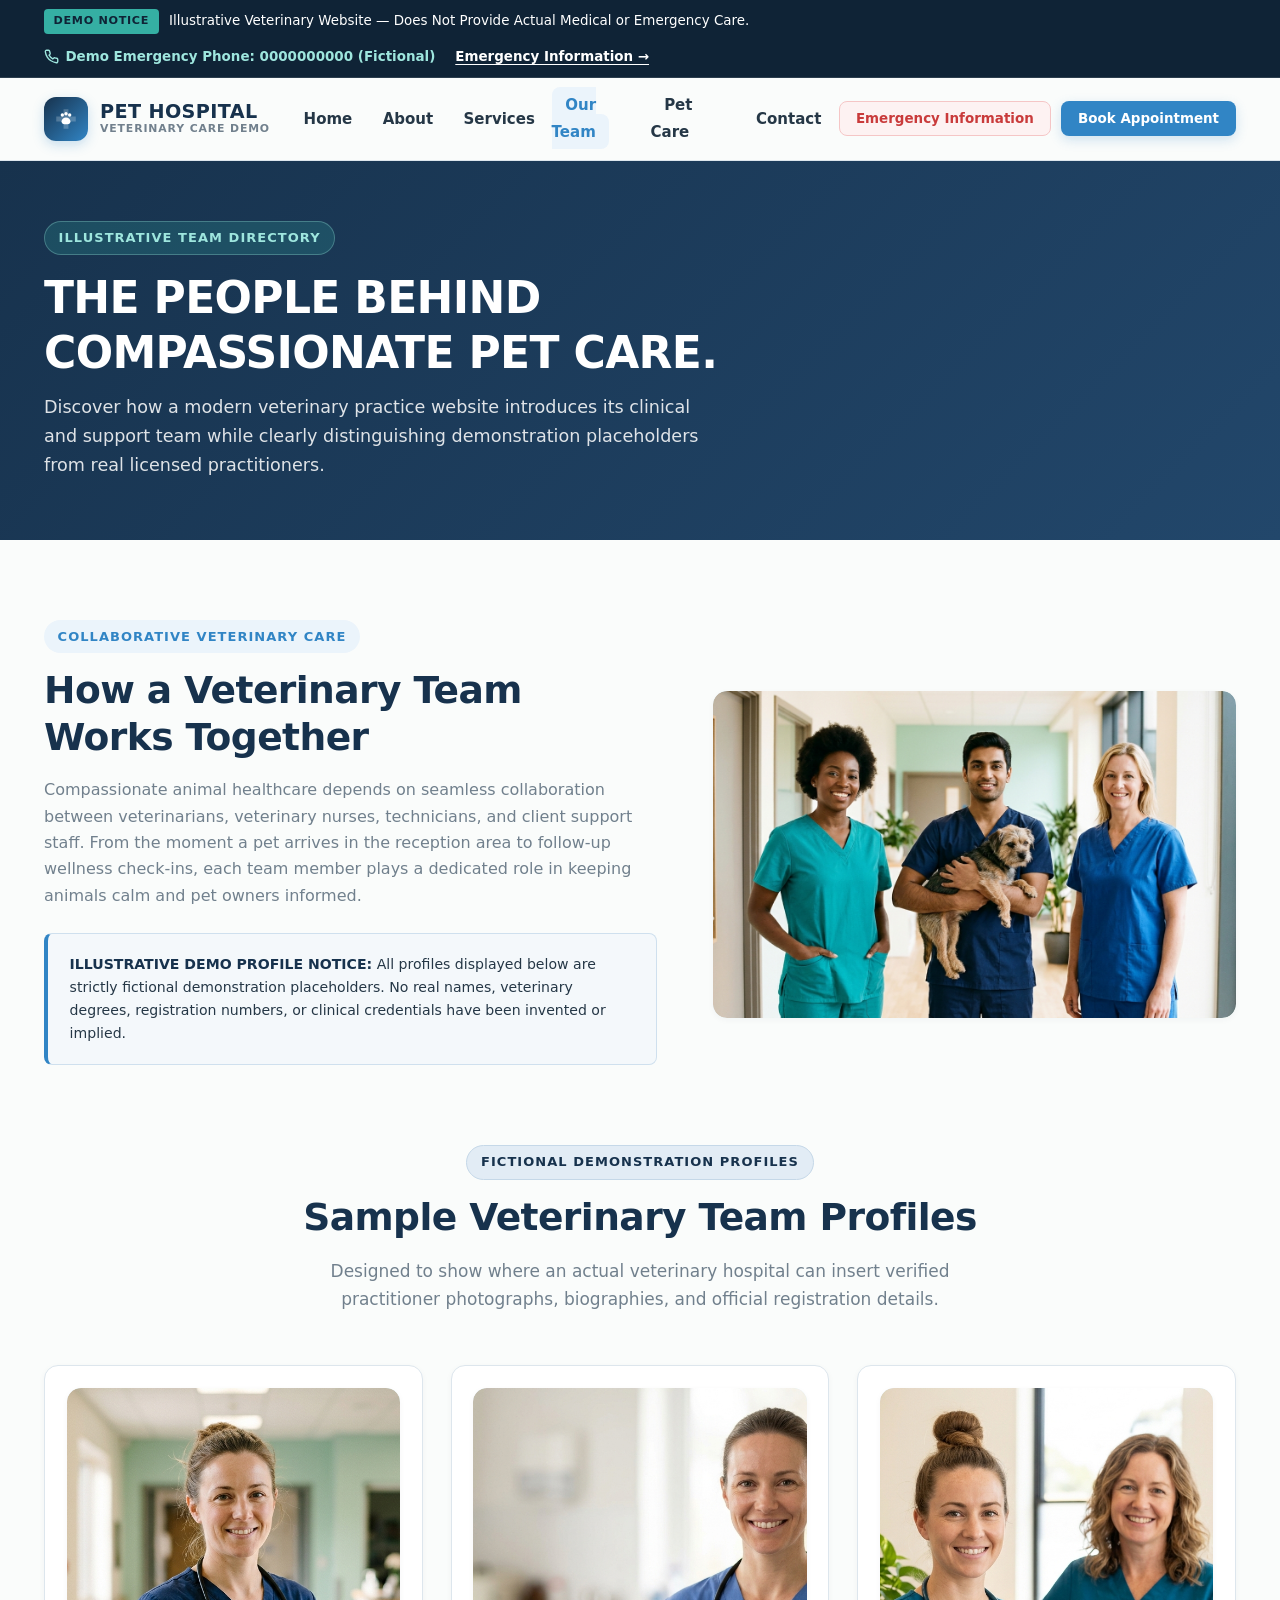
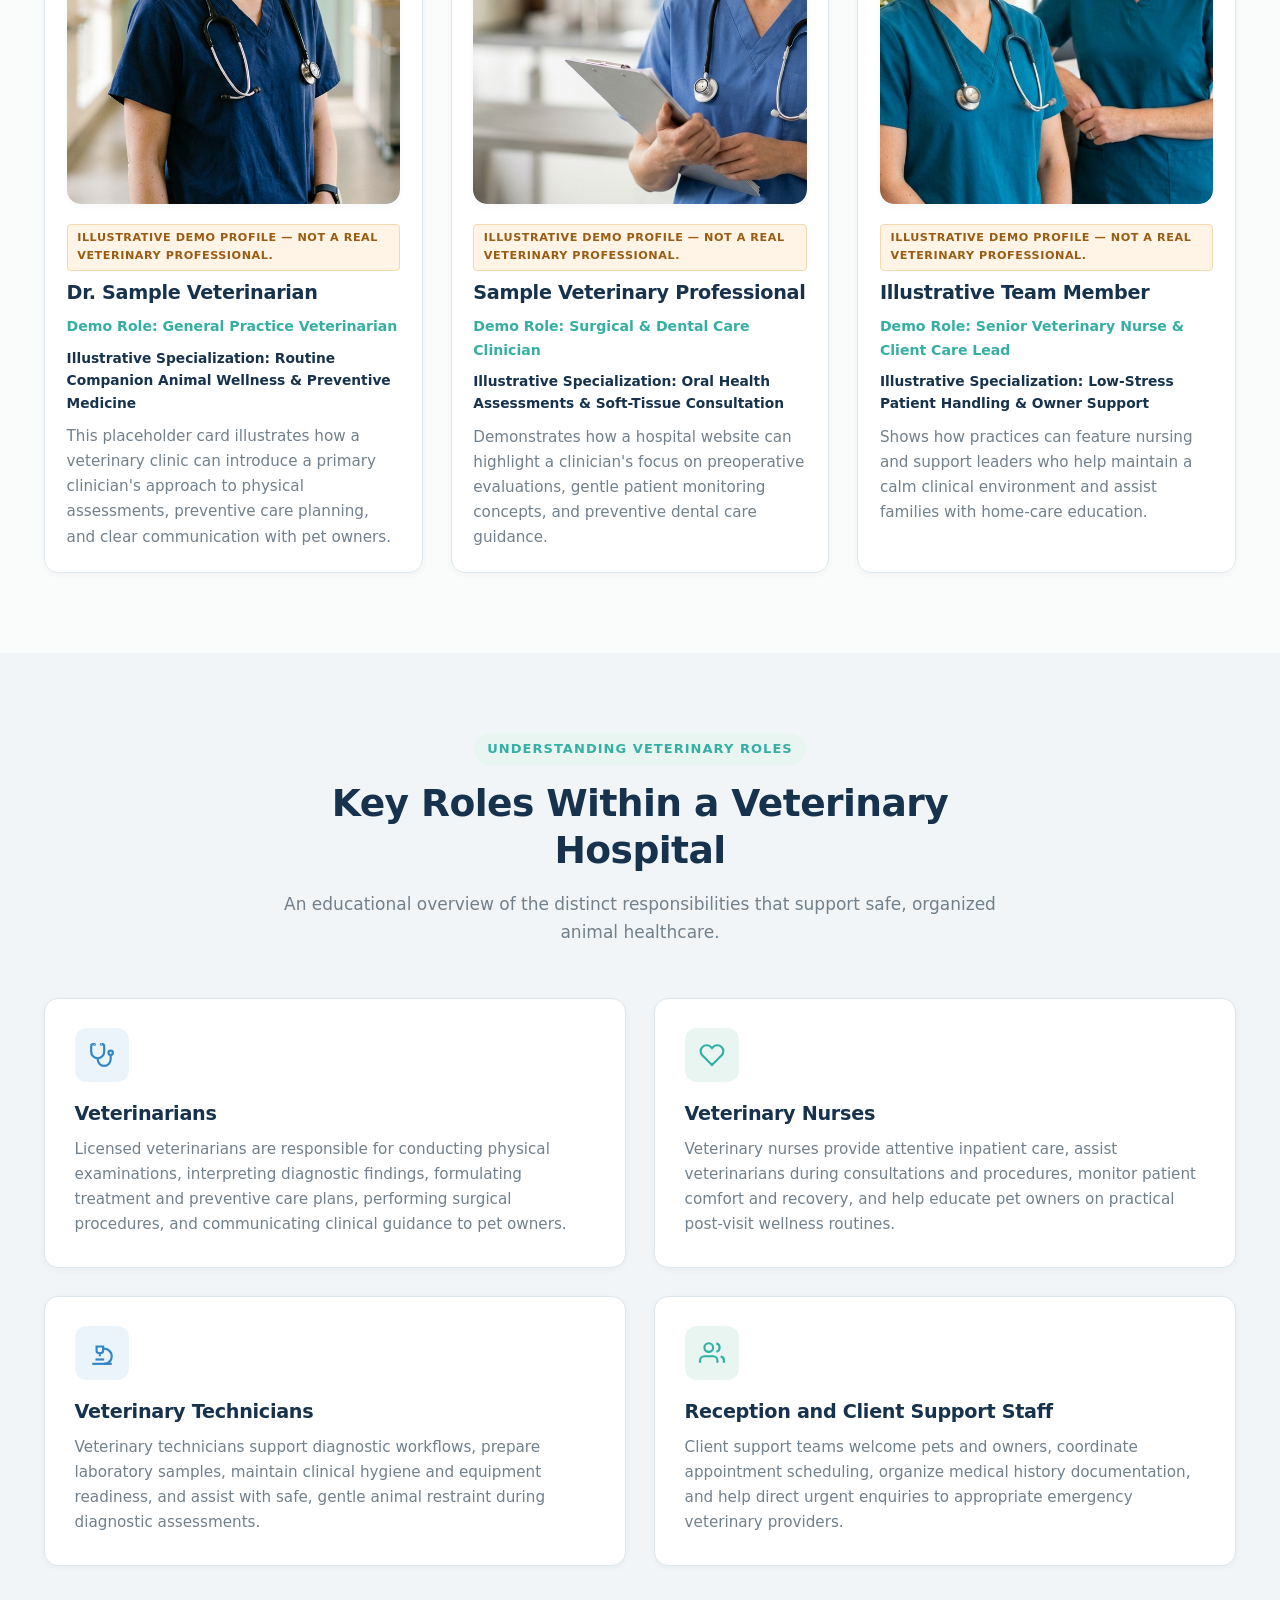
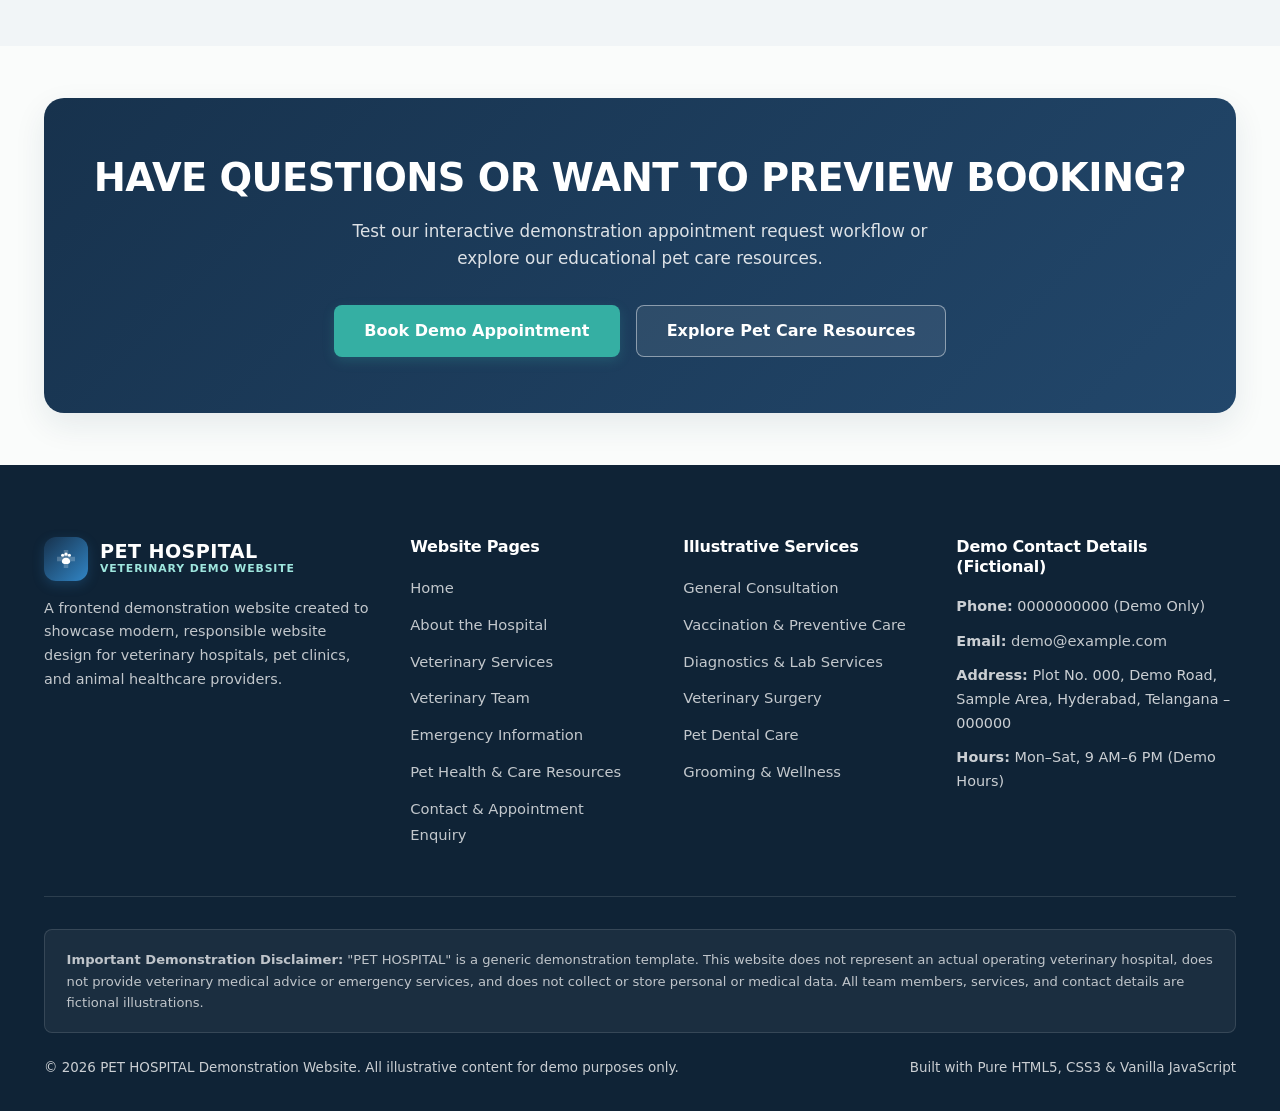
<file: team.html>
<!DOCTYPE html>
<html lang="en">
<head>
  <meta charset="UTF-8" />
  <meta name="viewport" content="width=device-width, initial-scale=1.0" />
  <title>Veterinary Team | PET HOSPITAL Sample Veterinary Professionals Demo</title>
  <meta name="description" content="Meet the illustrative veterinary team profiles on the PET HOSPITAL demo website and learn about the collaborative roles of veterinarians, nurses, technicians, and client support staff." />
  <meta name="keywords" content="Veterinary Team, Pet Doctor, Veterinarian Roles, Veterinary Nurse, Veterinary Technician, Pet Hospital Staff Demo" />
  <meta property="og:title" content="Veterinary Team | PET HOSPITAL Demo Website" />
  <meta property="og:description" content="Explore illustrative veterinary team profiles and learn how clinical roles collaborate to provide compassionate pet care." />
  <meta property="og:type" content="website" />
  <meta property="og:url" content="https://example.com/team.html" />
  <link rel="stylesheet" href="css/styles.css" />
</head>
<body>
  <a href="#main-content" class="skip-link">Skip to main content</a>

  <!-- Global Sticky Emergency Information Strip -->
  <div class="top-emergency-bar" role="region" aria-label="Demonstration Emergency Notice">
    <div class="container top-emergency-inner">
      <div class="top-emergency-left">
        <span class="demo-pill-badge">Demo Notice</span>
        <span>Illustrative Veterinary Website — Does Not Provide Actual Medical or Emergency Care.</span>
      </div>
      <div class="top-emergency-right">
        <span class="top-emergency-phone">
          <svg width="15" height="15" viewBox="0 0 24 24" fill="none" stroke="currentColor" stroke-width="2.2" aria-hidden="true">
            <path d="M22 16.92v3a2 2 0 0 1-2.18 2 19.79 19.79 0 0 1-8.63-3.07 19.5 19.5 0 0 1-6-6 19.79 19.79 0 0 1-3.07-8.67A2 2 0 0 1 4.11 2h3a2 2 0 0 1 2 1.72c.12.96.36 1.9.7 2.81a2 2 0 0 1-.45 2.11L8.09 9.91a16 16 0 0 0 6 6l1.27-1.27a2 2 0 0 1 2.11-.45c.91.34 1.85.58 2.81.7A2 2 0 0 1 22 16.92z"/>
          </svg>
          Demo Emergency Phone: 0000000000 (Fictional)
        </span>
        <a href="emergency.html" class="top-emergency-link">Emergency Information &rarr;</a>
      </div>
    </div>
  </div>

  <!-- Global Header & Navigation -->
  <header class="site-header">
    <div class="container header-inner">
      <a href="index.html" class="brand-logo" aria-label="PET HOSPITAL Home">
        <span class="brand-logo-mark" aria-hidden="true">
          <svg width="26" height="26" viewBox="0 0 32 32" fill="none" xmlns="http://www.w3.org/2000/svg">
            <path d="M13 4H19V13H28V19H19V28H13V19H4V13H13V4Z" fill="currentColor" fill-opacity="0.22"/>
            <circle cx="11.5" cy="11" r="2.1" fill="currentColor"/>
            <circle cx="16" cy="9.5" r="2.1" fill="currentColor"/>
            <circle cx="20.5" cy="11" r="2.1" fill="currentColor"/>
            <path d="M16 14.2C12.9 14.2 10.5 16.5 10.5 19.2C10.5 21.2 12.1 22.5 14.1 22.5H17.9C19.9 22.5 21.5 21.2 21.5 19.2C21.5 16.5 19.1 14.2 16 14.2Z" fill="currentColor"/>
          </svg>
        </span>
        <span class="brand-text-wrap">
          <span class="brand-title">PET HOSPITAL</span>
          <span class="brand-subtitle">Veterinary Care Demo</span>
        </span>
      </a>

      <button class="mobile-menu-toggle" type="button" aria-label="Toggle navigation menu" aria-expanded="false">
        <svg width="24" height="24" viewBox="0 0 24 24" fill="none" stroke="currentColor" stroke-width="2.2" aria-hidden="true">
          <line x1="3" y1="6" x2="21" y2="6"/>
          <line x1="3" y1="12" x2="21" y2="12"/>
          <line x1="3" y1="18" x2="21" y2="18"/>
        </svg>
      </button>

      <nav class="main-nav" aria-label="Primary Navigation">
        <ul class="nav-list">
          <li><a href="index.html" class="nav-link">Home</a></li>
          <li><a href="about.html" class="nav-link">About</a></li>
          <li><a href="services.html" class="nav-link">Services</a></li>
          <li><a href="team.html" class="nav-link active">Our Team</a></li>
          <li><a href="pet-care.html" class="nav-link">Pet Care</a></li>
          <li><a href="contact.html" class="nav-link">Contact</a></li>
        </ul>
        <div class="header-actions">
          <a href="emergency.html" class="btn btn-sm btn-emergency">Emergency Information</a>
          <button type="button" class="btn btn-sm btn-primary" data-open-appointment-modal>Book Appointment</button>
        </div>
      </nav>
    </div>
  </header>

  <main id="main-content">
    <!-- PAGE HERO -->
    <section class="page-hero">
      <div class="container">
        <span class="eyebrow">Illustrative Team Directory</span>
        <h1>THE PEOPLE BEHIND COMPASSIONATE PET CARE.</h1>
        <p>
          Discover how a modern veterinary practice website introduces its clinical and support team while clearly distinguishing demonstration placeholders from real licensed practitioners.
        </p>
      </div>
    </section>

    <!-- TEAM OVERVIEW BANNER -->
    <section class="section">
      <div class="container">
        <div class="hero-split" style="margin-bottom:3.5rem;">
          <div class="reveal">
            <span class="eyebrow eyebrow-blue">Collaborative Veterinary Care</span>
            <h2 class="section-title">How a Veterinary Team Works Together</h2>
            <p>
              Compassionate animal healthcare depends on seamless collaboration between veterinarians, veterinary nurses, technicians, and client support staff. From the moment a pet arrives in the reception area to follow-up wellness check-ins, each team member plays a dedicated role in keeping animals calm and pet owners informed.
            </p>
            <div class="disclaimer-banner">
              <strong>ILLUSTRATIVE DEMO PROFILE NOTICE:</strong> All profiles displayed below are strictly fictional demonstration placeholders. No real names, veterinary degrees, registration numbers, or clinical credentials have been invented or implied.
            </div>
          </div>
          <div class="reveal">
            <div class="img-placeholder ratio-16-10">
              <img src="images/veterinary-team.jpeg" alt="Collaborative veterinary care team standing together in a modern consultation clinic" width="1920" height="1200" loading="lazy" />
            </div>
          </div>
        </div>

        <!-- THREE DEMO TEAM PROFILE CARDS -->
        <div class="section-header reveal">
          <span class="eyebrow eyebrow-demo">Fictional Demonstration Profiles</span>
          <h2 class="section-title">Sample Veterinary Team Profiles</h2>
          <p class="section-subtitle">
            Designed to show where an actual veterinary hospital can insert verified practitioner photographs, biographies, and official registration details.
          </p>
        </div>

        <div class="grid grid-3">
          <!-- Profile 1 -->
          <article class="card team-card reveal">
            <div class="img-placeholder ratio-4-5">
              <img src="images/demo-vet-profile-1.jpeg" alt="Professional portrait of Dr. Sample Veterinarian" width="1200" height="1500" loading="lazy" />
            </div>
            <span class="demo-profile-tag">ILLUSTRATIVE DEMO PROFILE — NOT A REAL VETERINARY PROFESSIONAL.</span>
            <h3 class="card-title">Dr. Sample Veterinarian</h3>
            <p class="team-role">Demo Role: General Practice Veterinarian</p>
            <p style="font-size:0.86rem; font-weight:600; color:var(--navy); margin-bottom:0.6rem;">
              Illustrative Specialization: Routine Companion Animal Wellness &amp; Preventive Medicine
            </p>
            <p class="card-text">
              This placeholder card illustrates how a veterinary clinic can introduce a primary clinician's approach to physical assessments, preventive care planning, and clear communication with pet owners.
            </p>
          </article>

          <!-- Profile 2 -->
          <article class="card team-card reveal">
            <div class="img-placeholder ratio-4-5">
              <img src="images/demo-vet-profile-2.jpeg" alt="Professional portrait of Sample Veterinary Professional" width="1200" height="1500" loading="lazy" />
            </div>
            <span class="demo-profile-tag">ILLUSTRATIVE DEMO PROFILE — NOT A REAL VETERINARY PROFESSIONAL.</span>
            <h3 class="card-title">Sample Veterinary Professional</h3>
            <p class="team-role">Demo Role: Surgical &amp; Dental Care Clinician</p>
            <p style="font-size:0.86rem; font-weight:600; color:var(--navy); margin-bottom:0.6rem;">
              Illustrative Specialization: Oral Health Assessments &amp; Soft-Tissue Consultation
            </p>
            <p class="card-text">
              Demonstrates how a hospital website can highlight a clinician's focus on preoperative evaluations, gentle patient monitoring concepts, and preventive dental care guidance.
            </p>
          </article>

          <!-- Profile 3 -->
          <article class="card team-card reveal">
            <div class="img-placeholder ratio-4-5">
              <img src="images/demo-vet-profile-3.jpeg" alt="Professional portrait of Sample Veterinary Nurse Coordinator" width="1200" height="1500" loading="lazy" />
            </div>
            <span class="demo-profile-tag">ILLUSTRATIVE DEMO PROFILE — NOT A REAL VETERINARY PROFESSIONAL.</span>
            <h3 class="card-title">Illustrative Team Member</h3>
            <p class="team-role">Demo Role: Senior Veterinary Nurse &amp; Client Care Lead</p>
            <p style="font-size:0.86rem; font-weight:600; color:var(--navy); margin-bottom:0.6rem;">
              Illustrative Specialization: Low-Stress Patient Handling &amp; Owner Support
            </p>
            <p class="card-text">
              Shows how practices can feature nursing and support leaders who help maintain a calm clinical environment and assist families with home-care education.
            </p>
          </article>
        </div>
      </div>
    </section>

    <!-- ROLES EXPLANATION SECTION -->
    <section class="section bg-light" aria-labelledby="roles-heading">
      <div class="container">
        <div class="section-header reveal">
          <span class="eyebrow">Understanding Veterinary Roles</span>
          <h2 id="roles-heading" class="section-title">Key Roles Within a Veterinary Hospital</h2>
          <p class="section-subtitle">
            An educational overview of the distinct responsibilities that support safe, organized animal healthcare.
          </p>
        </div>

        <div class="grid grid-2">
          <!-- Veterinarians -->
          <article class="card reveal">
            <div class="card-icon blue" aria-hidden="true">
              <svg width="26" height="26" viewBox="0 0 24 24" fill="none" stroke="currentColor" stroke-width="2">
                <path d="M4.8 2.3A.3.3 0 1 0 5 2H4a2 2 0 0 0-2 2v5a6 6 0 0 0 6 6v0a6 6 0 0 0 6-6V4a2 2 0 0 0-2-2h-1a.2.2 0 1 0 .3.3"/>
                <path d="M8 15v1a6 6 0 0 0 6 6v0a6 6 0 0 0 6-6v-4"/>
                <circle cx="20" cy="10" r="2"/>
              </svg>
            </div>
            <h3 class="card-title">Veterinarians</h3>
            <p class="card-text">
              Licensed veterinarians are responsible for conducting physical examinations, interpreting diagnostic findings, formulating treatment and preventive care plans, performing surgical procedures, and communicating clinical guidance to pet owners.
            </p>
          </article>

          <!-- Veterinary Nurses -->
          <article class="card reveal">
            <div class="card-icon" aria-hidden="true">
              <svg width="26" height="26" viewBox="0 0 24 24" fill="none" stroke="currentColor" stroke-width="2">
                <path d="M20.84 4.61a5.5 5.5 0 0 0-7.78 0L12 5.67l-1.06-1.06a5.5 5.5 0 0 0-7.78 7.78l1.06 1.06L12 21.23l7.78-7.78 1.06-1.06a5.5 5.5 0 0 0 0-7.78z"/>
              </svg>
            </div>
            <h3 class="card-title">Veterinary Nurses</h3>
            <p class="card-text">
              Veterinary nurses provide attentive inpatient care, assist veterinarians during consultations and procedures, monitor patient comfort and recovery, and help educate pet owners on practical post-visit wellness routines.
            </p>
          </article>

          <!-- Veterinary Technicians -->
          <article class="card reveal">
            <div class="card-icon blue" aria-hidden="true">
              <svg width="26" height="26" viewBox="0 0 24 24" fill="none" stroke="currentColor" stroke-width="2">
                <path d="M6 18h8"/>
                <path d="M3 22h18"/>
                <path d="M14 22a7 7 0 1 0 0-14h-1"/>
                <path d="M9 14h2"/>
                <path d="M9 12a2 2 0 0 1-2-2V6h6v4a2 2 0 0 1-2 2Z"/>
              </svg>
            </div>
            <h3 class="card-title">Veterinary Technicians</h3>
            <p class="card-text">
              Veterinary technicians support diagnostic workflows, prepare laboratory samples, maintain clinical hygiene and equipment readiness, and assist with safe, gentle animal restraint during diagnostic assessments.
            </p>
          </article>

          <!-- Reception and Client Support Staff -->
          <article class="card reveal">
            <div class="card-icon" aria-hidden="true">
              <svg width="26" height="26" viewBox="0 0 24 24" fill="none" stroke="currentColor" stroke-width="2">
                <path d="M17 21v-2a4 4 0 0 0-4-4H5a4 4 0 0 0-4 4v2"/>
                <circle cx="9" cy="7" r="4"/>
                <path d="M23 21v-2a4 4 0 0 0-3-3.87"/>
                <path d="M16 3.13a4 4 0 0 1 0 7.75"/>
              </svg>
            </div>
            <h3 class="card-title">Reception and Client Support Staff</h3>
            <p class="card-text">
              Client support teams welcome pets and owners, coordinate appointment scheduling, organize medical history documentation, and help direct urgent enquiries to appropriate emergency veterinary providers.
            </p>
          </article>
        </div>
      </div>
    </section>

    <!-- FINAL CTA -->
    <section class="section-sm">
      <div class="container">
        <div class="cta-banner reveal">
          <h2>HAVE QUESTIONS OR WANT TO PREVIEW BOOKING?</h2>
          <p>
            Test our interactive demonstration appointment request workflow or explore our educational pet care resources.
          </p>
          <div class="cta-btn-group">
            <button type="button" class="btn btn-lg btn-teal" data-open-appointment-modal>Book Demo Appointment</button>
            <a href="pet-care.html" class="btn btn-lg btn-outline-white">Explore Pet Care Resources</a>
          </div>
        </div>
      </div>
    </section>
  </main>

  <!-- Global Footer -->
  <footer class="site-footer">
    <div class="container">
      <div class="footer-grid">
        <div>
          <a href="index.html" class="brand-logo" style="margin-bottom:1rem;">
            <span class="brand-logo-mark" aria-hidden="true">
              <svg width="24" height="24" viewBox="0 0 32 32" fill="none">
                <path d="M13 4H19V13H28V19H19V28H13V19H4V13H13V4Z" fill="currentColor" fill-opacity="0.22"/>
                <circle cx="11.5" cy="11" r="2.1" fill="currentColor"/>
                <circle cx="16" cy="9.5" r="2.1" fill="currentColor"/>
                <circle cx="20.5" cy="11" r="2.1" fill="currentColor"/>
                <path d="M16 14.2C12.9 14.2 10.5 16.5 10.5 19.2C10.5 21.2 12.1 22.5 14.1 22.5H17.9C19.9 22.5 21.5 21.2 21.5 19.2C21.5 16.5 19.1 14.2 16 14.2Z" fill="currentColor"/>
              </svg>
            </span>
            <span class="brand-text-wrap">
              <span class="brand-title" style="color:#FFFFFF;">PET HOSPITAL</span>
              <span class="brand-subtitle" style="color:#9EE6DE;">Veterinary Demo Website</span>
            </span>
          </a>
          <p style="color:rgba(255,255,255,0.75); font-size:0.9rem;">
            A frontend demonstration website created to showcase modern, responsible website design for veterinary hospitals, pet clinics, and animal healthcare providers.
          </p>
        </div>

        <div>
          <h3 class="footer-heading">Website Pages</h3>
          <ul class="footer-links">
            <li><a href="index.html">Home</a></li>
            <li><a href="about.html">About the Hospital</a></li>
            <li><a href="services.html">Veterinary Services</a></li>
            <li><a href="team.html">Veterinary Team</a></li>
            <li><a href="emergency.html">Emergency Information</a></li>
            <li><a href="pet-care.html">Pet Health &amp; Care Resources</a></li>
            <li><a href="contact.html">Contact &amp; Appointment Enquiry</a></li>
          </ul>
        </div>

        <div>
          <h3 class="footer-heading">Illustrative Services</h3>
          <ul class="footer-links">
            <li><a href="services.html#consultation">General Consultation</a></li>
            <li><a href="services.html#vaccination">Vaccination &amp; Preventive Care</a></li>
            <li><a href="services.html#diagnostics">Diagnostics &amp; Lab Services</a></li>
            <li><a href="services.html#surgery">Veterinary Surgery</a></li>
            <li><a href="services.html#dental">Pet Dental Care</a></li>
            <li><a href="services.html#grooming">Grooming &amp; Wellness</a></li>
          </ul>
        </div>

        <div>
          <h3 class="footer-heading">Demo Contact Details (Fictional)</h3>
          <ul class="footer-links" style="font-size:0.9rem;">
            <li><strong>Phone:</strong> 0000000000 (Demo Only)</li>
            <li><strong>Email:</strong> <a href="mailto:demo@example.com">demo@example.com</a></li>
            <li><strong>Address:</strong> Plot No. 000, Demo Road, Sample Area, Hyderabad, Telangana – 000000</li>
            <li><strong>Hours:</strong> Mon–Sat, 9 AM–6 PM (Demo Hours)</li>
          </ul>
        </div>
      </div>

      <div class="footer-demo-notice">
        <strong>Important Demonstration Disclaimer:</strong> "PET HOSPITAL" is a generic demonstration template. This website does not represent an actual operating veterinary hospital, does not provide veterinary medical advice or emergency services, and does not collect or store personal or medical data. All team members, services, and contact details are fictional illustrations.
      </div>

      <div class="footer-bottom">
        <span>&copy; 2026 PET HOSPITAL Demonstration Website. All illustrative content for demo purposes only.</span>
        <span>Built with Pure HTML5, CSS3 &amp; Vanilla JavaScript</span>
      </div>
    </div>
  </footer>

  <!-- Interactive Appointment Request Modal -->
  <div class="modal-backdrop" id="appointmentModal" aria-hidden="true" role="dialog" aria-modal="true" aria-labelledby="modalAppointmentTitle">
    <div class="modal-dialog">
      <div class="modal-header">
        <h3 id="modalAppointmentTitle">Demonstration Appointment Request</h3>
        <button type="button" class="modal-close-btn" data-close-appointment-modal aria-label="Close modal">
          <svg width="20" height="20" viewBox="0 0 24 24" fill="none" stroke="currentColor" stroke-width="2.2">
            <line x1="18" y1="6" x2="6" y2="18"/>
            <line x1="6" y1="6" x2="18" y2="18"/>
          </svg>
        </button>
      </div>
      <div class="modal-body">
        <div class="disclaimer-banner" style="margin-top:0;">
          <strong>Emergency Notice:</strong> Do not use a routine appointment form for urgent health concerns. Please visit our <a href="emergency.html">Emergency Information</a> page for educational guidance. This demo form does not book a real appointment or transmit data.
        </div>

        <form class="js-appointment-form" novalidate>
          <div class="form-grid">
            <div class="form-group">
              <label class="form-label" for="modalOwnerName">Owner Name <span class="required-star">*</span></label>
              <input class="form-control" type="text" id="modalOwnerName" name="ownerName" placeholder="e.g. Alex Sharma (Demo)" data-required="true" />
              <span class="field-error-msg"></span>
            </div>
            <div class="form-group">
              <label class="form-label" for="modalEmail">Email Address <span class="required-star">*</span></label>
              <input class="form-control" type="email" id="modalEmail" name="emailAddress" placeholder="demo@example.com" data-required="true" />
              <span class="field-error-msg"></span>
            </div>
            <div class="form-group">
              <label class="form-label" for="modalPhone">Phone Number <span class="required-star">*</span></label>
              <input class="form-control" type="tel" id="modalPhone" name="phoneNumber" placeholder="0000000000" data-required="true" />
              <span class="field-error-msg"></span>
            </div>
            <div class="form-group">
              <label class="form-label" for="modalPetName">Pet Name <span class="required-star">*</span></label>
              <input class="form-control" type="text" id="modalPetName" name="petName" placeholder="e.g. Bruno" data-required="true" />
              <span class="field-error-msg"></span>
            </div>
            <div class="form-group">
              <label class="form-label" for="modalAnimalType">Animal Type <span class="required-star">*</span></label>
              <select class="form-control" id="modalAnimalType" name="animalType" data-required="true">
                <option value="">Select Animal Type</option>
                <option value="Dog">Dog</option>
                <option value="Cat">Cat</option>
                <option value="Bird">Bird</option>
                <option value="Rabbit">Rabbit</option>
                <option value="Other">Other</option>
              </select>
              <span class="field-error-msg"></span>
            </div>
            <div class="form-group">
              <label class="form-label" for="modalPetAge">Pet Age <span class="required-star">*</span></label>
              <input class="form-control" type="text" id="modalPetAge" name="petAge" placeholder="e.g. 3 Years" data-required="true" />
              <span class="field-error-msg"></span>
            </div>
            <div class="form-group full-width">
              <label class="form-label" for="modalReason">Reason for Visit <span class="required-star">*</span></label>
              <select class="form-control" id="modalReason" name="reasonForVisit" data-required="true">
                <option value="">Select Reason for Visit</option>
                <option value="General Consultation">General Consultation</option>
                <option value="Vaccination">Vaccination</option>
                <option value="Dental Care">Dental Care</option>
                <option value="Diagnostics">Diagnostics</option>
                <option value="Surgery Consultation">Surgery Consultation</option>
                <option value="Grooming">Grooming</option>
                <option value="Other">Other</option>
              </select>
              <span class="field-error-msg"></span>
            </div>
            <div class="form-group">
              <label class="form-label" for="modalDate">Preferred Date <span class="required-star">*</span></label>
              <input class="form-control" type="date" id="modalDate" name="preferredDate" data-required="true" />
              <span class="field-error-msg"></span>
            </div>
            <div class="form-group">
              <label class="form-label" for="modalTime">Preferred Time <span class="required-star">*</span></label>
              <select class="form-control" id="modalTime" name="preferredTime" data-required="true">
                <option value="">Select Preferred Time</option>
                <option value="Morning (9 AM - 12 PM)">Morning (9 AM - 12 PM)</option>
                <option value="Afternoon (12 PM - 3 PM)">Afternoon (12 PM - 3 PM)</option>
                <option value="Evening (3 PM - 6 PM)">Evening (3 PM - 6 PM)</option>
              </select>
              <span class="field-error-msg"></span>
            </div>
            <div class="form-group full-width">
              <label class="form-label" for="modalNotes">Additional Information</label>
              <textarea class="form-control" id="modalNotes" name="additionalInfo" rows="3" placeholder="Share any general notes for this demonstration preview..."></textarea>
            </div>
          </div>
          <div style="margin-top:1.25rem; display:flex; gap:0.75rem; justify-content:flex-end;">
            <button type="button" class="btn btn-outline" data-close-appointment-modal>Cancel</button>
            <button type="submit" class="btn btn-primary">Preview Appointment Request</button>
          </div>
        </form>

        <div class="form-confirmation-box" role="status" aria-live="polite">
          <h4 style="margin-bottom:0.4rem;">Demonstration Confirmation Preview</h4>
          <p class="js-demo-summary" style="color:var(--navy); font-weight:600; margin-bottom:0.4rem;"></p>
          <p style="font-size:0.86rem; color:var(--dark-text);">
            <strong>Important:</strong> This is an interactive frontend demonstration only. <strong>No actual veterinary appointment has been booked</strong>, and no personal or medical information has been transmitted or stored.
          </p>
        </div>
      </div>
    </div>
  </div>

  <!-- Back to Top Button -->
  <button type="button" id="backToTopBtn" class="back-to-top" aria-label="Scroll back to top">
    <svg width="20" height="20" viewBox="0 0 24 24" fill="none" stroke="currentColor" stroke-width="2.4">
      <polyline points="18 15 12 9 6 15"/>
    </svg>
  </button>

  <script src="js/main.js"></script>
</body>
</html>
</file>
<file: css/styles.css>
/* ==========================================================================
   PET HOSPITAL — PREMIUM DEMO WEBSITE STYLESHEET
   Pure CSS3 | No External Frameworks | Responsive Veterinary Healthcare UI
   ========================================================================== */

:root {
  /* Core Brand Palette */
  --navy: #17324D;
  --navy-dark: #0F2336;
  --navy-light: #22476B;
  --medical-blue: #3185C5;
  --medical-blue-hover: #266DA3;
  --medical-blue-soft: #EBF4FB;
  --teal: #35AFA3;
  --teal-hover: #2A8F85;
  --soft-mint: #E8F5F1;
  --warm-white: #FAFCFB;
  --light-grey: #F1F5F7;
  --border-color: #DDE6ED;
  --dark-text: #253746;
  --secondary-text: #71808D;
  --white: #FFFFFF;

  /* Alert / Emergency Palette */
  --emergency-red: #C93B3B;
  --emergency-red-dark: #A52A2A;
  --emergency-bg: #FDF2F2;
  --emergency-border: #F5C6C6;
  --warning-amber: #D97706;
  --warning-bg: #FEF7EC;

  /* Typography */
  --font-sans: system-ui, -apple-system, 'Segoe UI', Roboto, 'Helvetica Neue', Arial, sans-serif;
  --font-heading: 'Segoe UI', system-ui, -apple-system, Roboto, sans-serif;

  /* Spacing & Layout */
  --container-max: 1240px;
  --container-narrow: 900px;
  --radius-sm: 8px;
  --radius-md: 14px;
  --radius-lg: 20px;
  --radius-pill: 9999px;

  /* Shadows */
  --shadow-xs: 0 2px 6px rgba(23, 50, 77, 0.04);
  --shadow-sm: 0 6px 16px rgba(23, 50, 77, 0.06);
  --shadow-md: 0 12px 32px rgba(23, 50, 77, 0.09);
  --shadow-lg: 0 20px 48px rgba(23, 50, 77, 0.14);

  /* Transitions */
  --transition: 0.25s cubic-bezier(0.25, 0.8, 0.25, 1);
}

/* ==========================================================================
   RESET & BASE
   ========================================================================== */
*,
*::before,
*::after {
  box-sizing: border-box;
  margin: 0;
  padding: 0;
}

html {
  scroll-behavior: smooth;
  font-size: 16px;
  -webkit-text-size-adjust: 100%;
}

body {
  font-family: var(--font-sans);
  color: var(--dark-text);
  background-color: var(--warm-white);
  line-height: 1.65;
  overflow-x: hidden;
  display: flex;
  flex-direction: column;
  min-height: 100vh;
}

main {
  flex: 1;
}

h1, h2, h3, h4, h5, h6 {
  font-family: var(--font-heading);
  color: var(--navy);
  line-height: 1.25;
  font-weight: 700;
  letter-spacing: -0.015em;
}

p {
  color: var(--secondary-text);
  margin-bottom: 1rem;
}

p:last-child {
  margin-bottom: 0;
}

a {
  color: var(--medical-blue);
  text-decoration: none;
  transition: color var(--transition);
}

a:hover {
  color: var(--navy);
}

ul, ol {
  list-style: none;
}

img, svg {
  max-width: 100%;
  display: block;
}

button, input, select, textarea {
  font-family: inherit;
  font-size: inherit;
  color: inherit;
}

button {
  cursor: pointer;
  border: none;
  background: none;
}

/* Accessibility Skip Link */
.skip-link {
  position: absolute;
  top: -100px;
  left: 1rem;
  background: var(--navy);
  color: var(--white);
  padding: 0.75rem 1.25rem;
  border-radius: var(--radius-sm);
  z-index: 9999;
  font-weight: 600;
}

.skip-link:focus {
  top: 1rem;
  color: var(--white);
}

/* ==========================================================================
   LAYOUT UTILITIES
   ========================================================================== */
.container {
  width: 100%;
  max-width: var(--container-max);
  margin: 0 auto;
  padding: 0 1.5rem;
}

.container-narrow {
  width: 100%;
  max-width: var(--container-narrow);
  margin: 0 auto;
  padding: 0 1.5rem;
}

.section {
  padding: 5rem 0;
}

.section-sm {
  padding: 3.25rem 0;
}

.bg-light {
  background-color: var(--light-grey);
}

.bg-mint {
  background-color: var(--soft-mint);
}

.bg-navy {
  background-color: var(--navy);
  color: var(--white);
}

.bg-navy h2,
.bg-navy h3,
.bg-navy h4 {
  color: var(--white);
}

.bg-navy p {
  color: rgba(255, 255, 255, 0.82);
}

.section-header {
  max-width: 720px;
  margin: 0 auto 3.25rem;
  text-align: center;
}

.section-header.left-align {
  margin-left: 0;
  text-align: left;
}

.eyebrow {
  display: inline-flex;
  align-items: center;
  gap: 0.5rem;
  font-size: 0.8125rem;
  font-weight: 700;
  text-transform: uppercase;
  letter-spacing: 0.08em;
  color: var(--teal);
  background: var(--soft-mint);
  padding: 0.35rem 0.85rem;
  border-radius: var(--radius-pill);
  margin-bottom: 0.9rem;
}

.eyebrow-blue {
  color: var(--medical-blue);
  background: var(--medical-blue-soft);
}

.eyebrow-demo {
  color: var(--navy);
  background: #E2ECF5;
  border: 1px solid #C5D8E8;
}

.section-title {
  font-size: clamp(1.75rem, 3vw, 2.35rem);
  margin-bottom: 1rem;
}

.section-subtitle {
  font-size: 1.0625rem;
  color: var(--secondary-text);
}

/* Grid Helpers */
.grid {
  display: grid;
  gap: 1.75rem;
}

.grid-2 {
  grid-template-columns: repeat(2, 1fr);
}

.grid-3 {
  grid-template-columns: repeat(3, 1fr);
}

.grid-4 {
  grid-template-columns: repeat(4, 1fr);
}

/* ==========================================================================
   STICKY TOP EMERGENCY STRIP
   ========================================================================== */
.top-emergency-bar {
  background-color: var(--navy-dark);
  color: var(--white);
  font-size: 0.84rem;
  padding: 0.55rem 0;
  border-bottom: 1px solid rgba(255, 255, 255, 0.12);
  position: relative;
  z-index: 1001;
}

.top-emergency-inner {
  display: flex;
  align-items: center;
  justify-content: space-between;
  flex-wrap: wrap;
  gap: 0.75rem;
}

.top-emergency-left {
  display: flex;
  align-items: center;
  flex-wrap: wrap;
  gap: 0.65rem;
}

.demo-pill-badge {
  display: inline-flex;
  align-items: center;
  gap: 0.35rem;
  background-color: var(--teal);
  color: var(--navy-dark);
  font-weight: 800;
  font-size: 0.7rem;
  text-transform: uppercase;
  letter-spacing: 0.06em;
  padding: 0.2rem 0.6rem;
  border-radius: 4px;
}

.top-emergency-right {
  display: flex;
  align-items: center;
  gap: 1.25rem;
  flex-wrap: wrap;
}

.top-emergency-phone {
  display: inline-flex;
  align-items: center;
  gap: 0.4rem;
  color: #9EE6DE;
  font-weight: 600;
}

.top-emergency-link {
  color: var(--white);
  font-weight: 600;
  text-decoration: underline;
  text-underline-offset: 3px;
}

.top-emergency-link:hover {
  color: var(--soft-mint);
}

/* ==========================================================================
   GLOBAL HEADER & NAVIGATION
   ========================================================================== */
.site-header {
  position: sticky;
  top: 0;
  z-index: 1000;
  background-color: rgba(250, 252, 251, 0.96);
  backdrop-filter: blur(10px);
  border-bottom: 1px solid var(--border-color);
  transition: box-shadow var(--transition);
}

.site-header.scrolled {
  box-shadow: var(--shadow-sm);
}

.header-inner {
  display: flex;
  align-items: center;
  justify-content: space-between;
  height: 82px;
  gap: 1.25rem;
}

/* Brand Logo */
.brand-logo {
  display: inline-flex;
  align-items: center;
  gap: 0.75rem;
  color: var(--navy);
  font-weight: 800;
  font-size: 1.25rem;
  letter-spacing: -0.02em;
  flex-shrink: 0;
}

.brand-logo:hover {
  color: var(--navy);
}

.brand-logo-mark {
  width: 44px;
  height: 44px;
  border-radius: 12px;
  background: linear-gradient(135deg, var(--navy) 0%, var(--medical-blue) 100%);
  display: flex;
  align-items: center;
  justify-content: center;
  color: var(--white);
  box-shadow: 0 4px 12px rgba(49, 133, 197, 0.25);
  flex-shrink: 0;
}

.brand-text-wrap {
  display: flex;
  flex-direction: column;
  line-height: 1.15;
}

.brand-title {
  font-size: 1.2rem;
  font-weight: 800;
  color: var(--navy);
  letter-spacing: 0.02em;
}

.brand-subtitle {
  font-size: 0.68rem;
  font-weight: 600;
  text-transform: uppercase;
  letter-spacing: 0.08em;
  color: var(--secondary-text);
}

/* Navigation Links */
.main-nav {
  display: flex;
  align-items: center;
  gap: 0.25rem;
}

.nav-list {
  display: flex;
  align-items: center;
  gap: 0.2rem;
}

.nav-link {
  padding: 0.55rem 0.85rem;
  border-radius: var(--radius-sm);
  font-size: 0.9375rem;
  font-weight: 600;
  color: var(--dark-text);
  transition: all var(--transition);
}

.nav-link:hover,
.nav-link.active {
  color: var(--medical-blue);
  background-color: var(--medical-blue-soft);
}

/* Header Action Buttons */
.header-actions {
  display: flex;
  align-items: center;
  gap: 0.65rem;
}

/* Mobile Menu Button */
.mobile-menu-toggle {
  display: none;
  width: 42px;
  height: 42px;
  border-radius: var(--radius-sm);
  border: 1px solid var(--border-color);
  align-items: center;
  justify-content: center;
  color: var(--navy);
  background: var(--white);
}

/* ==========================================================================
   BUTTONS
   ========================================================================== */
.btn {
  display: inline-flex;
  align-items: center;
  justify-content: center;
  gap: 0.5rem;
  padding: 0.78rem 1.45rem;
  border-radius: var(--radius-sm);
  font-weight: 600;
  font-size: 0.9375rem;
  line-height: 1.2;
  transition: all var(--transition);
  text-align: center;
  white-space: nowrap;
  border: 1.5px solid transparent;
}

.btn-sm {
  padding: 0.55rem 1rem;
  font-size: 0.84rem;
}

.btn-lg {
  padding: 0.95rem 1.85rem;
  font-size: 1rem;
}

.btn-primary {
  background-color: var(--medical-blue);
  color: var(--white);
  box-shadow: 0 4px 12px rgba(49, 133, 197, 0.22);
}

.btn-primary:hover {
  background-color: var(--medical-blue-hover);
  color: var(--white);
  transform: translateY(-1px);
  box-shadow: 0 6px 16px rgba(49, 133, 197, 0.3);
}

.btn-teal {
  background-color: var(--teal);
  color: var(--white);
  box-shadow: 0 4px 12px rgba(53, 175, 163, 0.22);
}

.btn-teal:hover {
  background-color: var(--teal-hover);
  color: var(--white);
  transform: translateY(-1px);
}

.btn-outline {
  background-color: transparent;
  border-color: var(--navy);
  color: var(--navy);
}

.btn-outline:hover {
  background-color: var(--navy);
  color: var(--white);
}

.btn-outline-white {
  background-color: rgba(255, 255, 255, 0.08);
  border-color: rgba(255, 255, 255, 0.45);
  color: var(--white);
}

.btn-outline-white:hover {
  background-color: var(--white);
  color: var(--navy);
}

.btn-emergency {
  background-color: var(--emergency-bg);
  border-color: var(--emergency-border);
  color: var(--emergency-red);
}

.btn-emergency:hover {
  background-color: var(--emergency-red);
  border-color: var(--emergency-red);
  color: var(--white);
}

.btn-emergency-solid {
  background-color: var(--emergency-red);
  color: var(--white);
}

.btn-emergency-solid:hover {
  background-color: var(--emergency-red-dark);
  color: var(--white);
}

/* ==========================================================================
   IMAGE CONTAINER & MEDIA STYLES
   ========================================================================== */
.img-placeholder {
  position: relative;
  width: 100%;
  background: linear-gradient(135deg, #E8F2F8 0%, #E3F3EE 100%);
  border-radius: var(--radius-md);
  overflow: hidden;
  box-shadow: var(--shadow-xs);
  display: block;
}

.img-placeholder img {
  width: 100%;
  height: 100%;
  object-fit: cover;
  display: block;
  border-radius: inherit;
  transition: transform 0.4s cubic-bezier(0.25, 0.8, 0.25, 1);
}

.card:hover .img-placeholder img,
.service-detail-block:hover .img-placeholder img {
  transform: scale(1.03);
}

/* Aspect Ratios */
.ratio-16-10 {
  aspect-ratio: 16 / 10;
}

.ratio-16-9 {
  aspect-ratio: 16 / 9;
}

.ratio-4-3 {
  aspect-ratio: 4 / 3;
}

.ratio-1-1 {
  aspect-ratio: 1 / 1;
}

.ratio-4-5 {
  aspect-ratio: 4 / 5;
}

.placeholder-badge-top {
  position: absolute;
  top: 0.85rem;
  left: 0.85rem;
  background: rgba(23, 50, 77, 0.82);
  color: var(--white);
  font-size: 0.68rem;
  font-weight: 700;
  text-transform: uppercase;
  letter-spacing: 0.06em;
  padding: 0.25rem 0.6rem;
  border-radius: 4px;
  z-index: 2;
}

.placeholder-ratio-tag {
  position: absolute;
  top: 0.85rem;
  right: 0.85rem;
  background: rgba(255, 255, 255, 0.88);
  color: var(--navy);
  font-size: 0.68rem;
  font-weight: 700;
  padding: 0.2rem 0.55rem;
  border-radius: 4px;
  border: 1px solid rgba(23, 50, 77, 0.12);
  z-index: 2;
}

.placeholder-icon {
  width: 52px;
  height: 52px;
  border-radius: 50%;
  background-color: var(--white);
  color: var(--medical-blue);
  display: flex;
  align-items: center;
  justify-content: center;
  margin-bottom: 0.75rem;
  box-shadow: var(--shadow-xs);
  z-index: 2;
}

.placeholder-subject {
  font-size: 0.92rem;
  font-weight: 700;
  color: var(--navy);
  max-width: 90%;
  margin-bottom: 0.35rem;
  z-index: 2;
}

.placeholder-filename {
  font-family: ui-monospace, SFMono-Regular, Menlo, Monaco, Consolas, monospace;
  font-size: 0.76rem;
  font-weight: 600;
  color: var(--medical-blue);
  background: rgba(255, 255, 255, 0.92);
  padding: 0.22rem 0.65rem;
  border-radius: 4px;
  border: 1px solid rgba(49, 133, 197, 0.25);
  z-index: 2;
}

/* ==========================================================================
   HERO SECTIONS
   ========================================================================== */
.hero-section {
  padding: 4.25rem 0 5rem;
  background: radial-gradient(circle at 90% 10%, var(--soft-mint) 0%, var(--warm-white) 55%);
  border-bottom: 1px solid var(--border-color);
}

.hero-split {
  display: grid;
  grid-template-columns: 1.08fr 0.92fr;
  gap: 3.5rem;
  align-items: center;
}

.hero-title {
  font-size: clamp(2.15rem, 4vw, 3.2rem);
  line-height: 1.15;
  margin-bottom: 1.25rem;
  color: var(--navy);
}

.hero-lead {
  font-size: 1.15rem;
  color: var(--secondary-text);
  margin-bottom: 2rem;
  max-width: 560px;
}

.hero-cta-group {
  display: flex;
  flex-wrap: wrap;
  gap: 0.9rem;
  margin-bottom: 2rem;
}

.hero-trust-note {
  display: flex;
  align-items: flex-start;
  gap: 0.65rem;
  padding: 0.85rem 1.1rem;
  background-color: var(--white);
  border: 1px solid var(--border-color);
  border-left: 4px solid var(--teal);
  border-radius: var(--radius-sm);
  font-size: 0.84rem;
  color: var(--dark-text);
  box-shadow: var(--shadow-xs);
}

/* Page Inner Hero */
.page-hero {
  padding: 3.75rem 0;
  background: linear-gradient(135deg, var(--navy) 0%, var(--navy-light) 100%);
  color: var(--white);
  position: relative;
  overflow: hidden;
}

.page-hero h1 {
  color: var(--white);
  font-size: clamp(1.95rem, 3.5vw, 2.75rem);
  margin-bottom: 0.85rem;
  max-width: 780px;
}

.page-hero p {
  color: rgba(255, 255, 255, 0.86);
  font-size: 1.1rem;
  max-width: 680px;
}

.page-hero .eyebrow {
  background: rgba(53, 175, 163, 0.22);
  color: #9EE6DE;
  border: 1px solid rgba(158, 230, 222, 0.3);
}

/* ==========================================================================
   EMERGENCY STRIP SECTION (HOMEPAGE & GLOBAL CALLOUT)
   ========================================================================== */
.emergency-strip-section {
  background: var(--emergency-bg);
  border-top: 2px solid var(--emergency-border);
  border-bottom: 2px solid var(--emergency-border);
  padding: 2rem 0;
}

.emergency-strip-box {
  display: flex;
  align-items: center;
  justify-content: space-between;
  gap: 2rem;
  flex-wrap: wrap;
}

.emergency-strip-content {
  display: flex;
  align-items: flex-start;
  gap: 1.15rem;
  max-width: 760px;
}

.emergency-icon-circle {
  width: 52px;
  height: 52px;
  border-radius: 50%;
  background-color: var(--emergency-red);
  color: var(--white);
  display: flex;
  align-items: center;
  justify-content: center;
  flex-shrink: 0;
}

.emergency-strip-title {
  font-size: 1.25rem;
  color: var(--emergency-red-dark);
  margin-bottom: 0.3rem;
}

.emergency-strip-text {
  color: var(--dark-text);
  font-size: 0.95rem;
  margin-bottom: 0.35rem;
}

.emergency-demo-disclaimer {
  font-size: 0.8rem;
  font-weight: 600;
  color: var(--emergency-red-dark);
}

/* ==========================================================================
   CARDS (SERVICES, ANIMALS, TEAM, ARTICLES, VALUES)
   ========================================================================== */
.card {
  background-color: var(--white);
  border: 1px solid var(--border-color);
  border-radius: var(--radius-md);
  padding: 1.85rem;
  box-shadow: var(--shadow-xs);
  transition: transform var(--transition), box-shadow var(--transition), border-color var(--transition);
  display: flex;
  flex-direction: column;
  height: 100%;
}

.card:hover {
  transform: translateY(-4px);
  box-shadow: var(--shadow-md);
  border-color: #B9D2E6;
}

.card-icon {
  width: 54px;
  height: 54px;
  border-radius: 12px;
  background-color: var(--soft-mint);
  color: var(--teal);
  display: flex;
  align-items: center;
  justify-content: center;
  margin-bottom: 1.25rem;
  flex-shrink: 0;
}

.card-icon.blue {
  background-color: var(--medical-blue-soft);
  color: var(--medical-blue);
}

.card-title {
  font-size: 1.2rem;
  margin-bottom: 0.65rem;
  color: var(--navy);
}

.card-text {
  font-size: 0.95rem;
  color: var(--secondary-text);
  flex: 1;
  margin-bottom: 1.25rem;
}

.card-link {
  display: inline-flex;
  align-items: center;
  gap: 0.4rem;
  font-weight: 700;
  font-size: 0.9rem;
  color: var(--medical-blue);
  margin-top: auto;
}

.card-link:hover {
  gap: 0.6rem;
  color: var(--navy);
}

/* Animal Cards */
.animal-card {
  padding: 1.25rem;
}

.animal-card .img-placeholder {
  margin-bottom: 1.15rem;
}

/* Team Cards */
.team-card {
  padding: 1.35rem;
}

.team-card .img-placeholder {
  margin-bottom: 1.2rem;
}

.demo-profile-tag {
  display: inline-block;
  background-color: #FFF4E5;
  color: #9A5B13;
  border: 1px solid #F6D8AE;
  font-size: 0.7rem;
  font-weight: 800;
  text-transform: uppercase;
  letter-spacing: 0.05em;
  padding: 0.25rem 0.6rem;
  border-radius: 4px;
  margin-bottom: 0.65rem;
}

.team-role {
  font-size: 0.88rem;
  font-weight: 700;
  color: var(--teal);
  margin-bottom: 0.5rem;
}

/* Value Proposition Cards */
.value-card {
  background-color: var(--white);
  border-left: 4px solid var(--medical-blue);
  padding: 1.65rem;
  border-radius: var(--radius-sm);
  box-shadow: var(--shadow-xs);
}

/* Detailed Service Row (Services Page) */
.service-detail-block {
  background-color: var(--white);
  border: 1px solid var(--border-color);
  border-radius: var(--radius-lg);
  padding: 2.5rem;
  margin-bottom: 2.5rem;
  box-shadow: var(--shadow-xs);
}

.service-detail-grid {
  display: grid;
  grid-template-columns: 1.05fr 0.95fr;
  gap: 2.75rem;
  align-items: center;
}

.service-detail-block:nth-child(even) .service-detail-grid {
  grid-template-columns: 0.95fr 1.05fr;
}

.service-detail-block:nth-child(even) .service-detail-visual {
  order: -1;
}

.check-list {
  margin: 1.25rem 0 1.5rem;
  display: grid;
  gap: 0.65rem;
}

.check-list li {
  display: flex;
  align-items: flex-start;
  gap: 0.65rem;
  font-size: 0.95rem;
  color: var(--dark-text);
}

.check-list svg {
  color: var(--teal);
  flex-shrink: 0;
  margin-top: 0.2rem;
}

/* ==========================================================================
   DISCLAIMERS & QUALIFICATION BANNERS
   ========================================================================== */
.disclaimer-banner {
  background-color: #F4F8FB;
  border: 1px solid #CFE0EE;
  border-left: 4px solid var(--medical-blue);
  border-radius: var(--radius-sm);
  padding: 1.15rem 1.35rem;
  font-size: 0.88rem;
  color: var(--dark-text);
  margin: 1.5rem 0;
}

.disclaimer-banner strong {
  color: var(--navy);
}

.emergency-warning-panel {
  background-color: var(--white);
  border: 2px solid var(--emergency-red);
  border-radius: var(--radius-md);
  padding: 2.25rem;
  box-shadow: var(--shadow-sm);
}

.symptom-grid {
  display: grid;
  grid-template-columns: repeat(2, 1fr);
  gap: 1rem;
  margin-top: 1.5rem;
}

.symptom-item {
  display: flex;
  align-items: center;
  gap: 0.75rem;
  padding: 0.95rem 1.15rem;
  background-color: var(--emergency-bg);
  border: 1px solid var(--emergency-border);
  border-radius: var(--radius-sm);
  font-weight: 700;
  color: var(--navy);
}

.symptom-item svg {
  color: var(--emergency-red);
  flex-shrink: 0;
}

/* ==========================================================================
   FAQ ACCORDION
   ========================================================================== */
.faq-list {
  display: flex;
  flex-direction: column;
  gap: 0.9rem;
}

.faq-item {
  background-color: var(--white);
  border: 1px solid var(--border-color);
  border-radius: var(--radius-sm);
  overflow: hidden;
}

.faq-trigger {
  width: 100%;
  padding: 1.2rem 1.4rem;
  display: flex;
  align-items: center;
  justify-content: space-between;
  gap: 1rem;
  text-align: left;
  font-weight: 700;
  font-size: 1.02rem;
  color: var(--navy);
  background-color: var(--white);
  transition: background-color var(--transition);
}

.faq-trigger:hover {
  background-color: var(--light-grey);
}

.faq-icon {
  width: 28px;
  height: 28px;
  border-radius: 50%;
  background-color: var(--soft-mint);
  color: var(--navy);
  display: flex;
  align-items: center;
  justify-content: center;
  flex-shrink: 0;
  transition: transform var(--transition);
}

.faq-item.open .faq-icon {
  transform: rotate(180deg);
  background-color: var(--medical-blue);
  color: var(--white);
}

.faq-content {
  display: none;
  padding: 0 1.4rem 1.25rem;
  color: var(--secondary-text);
  font-size: 0.95rem;
  border-top: 1px solid var(--light-grey);
}

.faq-item.open .faq-content {
  display: block;
}

/* ==========================================================================
   FORMS (CONTACT & APPOINTMENT ENQUIRY + MODAL)
   ========================================================================== */
.form-card {
  background-color: var(--white);
  border: 1px solid var(--border-color);
  border-radius: var(--radius-lg);
  padding: 2.5rem;
  box-shadow: var(--shadow-sm);
}

.form-grid {
  display: grid;
  grid-template-columns: repeat(2, 1fr);
  gap: 1.25rem;
}

.form-group {
  display: flex;
  flex-direction: column;
  gap: 0.4rem;
}

.form-group.full-width {
  grid-column: 1 / -1;
}

.form-label {
  font-size: 0.88rem;
  font-weight: 700;
  color: var(--navy);
}

.required-star {
  color: var(--emergency-red);
}

.form-control {
  width: 100%;
  padding: 0.78rem 1rem;
  border: 1.5px solid var(--border-color);
  border-radius: var(--radius-sm);
  background-color: var(--warm-white);
  color: var(--dark-text);
  transition: border-color var(--transition), box-shadow var(--transition);
}

.form-control:focus {
  outline: none;
  border-color: var(--medical-blue);
  background-color: var(--white);
  box-shadow: 0 0 0 3px rgba(49, 133, 197, 0.15);
}

.form-control.input-error {
  border-color: var(--emergency-red);
  background-color: #FFF9F9;
}

.field-error-msg {
  font-size: 0.78rem;
  color: var(--emergency-red);
  font-weight: 600;
  min-height: 1.1rem;
}

.form-confirmation-box {
  display: none;
  margin-top: 1.5rem;
  padding: 1.5rem;
  border-radius: var(--radius-md);
  background-color: var(--soft-mint);
  border: 1.5px solid var(--teal);
  color: var(--navy);
}

.form-confirmation-box.visible {
  display: block;
}

/* ==========================================================================
   APPOINTMENT REQUEST MODAL
   ========================================================================== */
.modal-backdrop {
  position: fixed;
  inset: 0;
  background-color: rgba(15, 35, 54, 0.68);
  backdrop-filter: blur(4px);
  z-index: 2000;
  display: none;
  align-items: center;
  justify-content: center;
  padding: 1.25rem;
  overflow-y: auto;
}

.modal-backdrop.active {
  display: flex;
}

.modal-dialog {
  background-color: var(--white);
  width: 100%;
  max-width: 680px;
  border-radius: var(--radius-lg);
  box-shadow: var(--shadow-lg);
  overflow: hidden;
  max-height: 92vh;
  display: flex;
  flex-direction: column;
}

.modal-header {
  padding: 1.35rem 1.75rem;
  background-color: var(--navy);
  color: var(--white);
  display: flex;
  align-items: center;
  justify-content: space-between;
  gap: 1rem;
}

.modal-header h3 {
  color: var(--white);
  font-size: 1.2rem;
}

.modal-close-btn {
  width: 36px;
  height: 36px;
  border-radius: 50%;
  background: rgba(255, 255, 255, 0.14);
  color: var(--white);
  display: flex;
  align-items: center;
  justify-content: center;
}

.modal-close-btn:hover {
  background: rgba(255, 255, 255, 0.25);
}

.modal-body {
  padding: 1.75rem;
  overflow-y: auto;
}

/* ==========================================================================
   FINAL CTA BANNER
   ========================================================================== */
.cta-banner {
  background: linear-gradient(135deg, var(--navy) 0%, var(--navy-light) 100%);
  border-radius: var(--radius-lg);
  padding: 3.5rem 2.5rem;
  text-align: center;
  color: var(--white);
  box-shadow: var(--shadow-md);
}

.cta-banner h2 {
  color: var(--white);
  font-size: clamp(1.75rem, 3vw, 2.4rem);
  margin-bottom: 1rem;
}

.cta-banner p {
  color: rgba(255, 255, 255, 0.85);
  max-width: 640px;
  margin: 0 auto 2rem;
  font-size: 1.05rem;
}

.cta-btn-group {
  display: flex;
  justify-content: center;
  flex-wrap: wrap;
  gap: 1rem;
}

/* ==========================================================================
   FOOTER
   ========================================================================== */
.site-footer {
  background-color: var(--navy-dark);
  color: rgba(255, 255, 255, 0.78);
  padding: 4.5rem 0 2rem;
  margin-top: auto;
}

.footer-grid {
  display: grid;
  grid-template-columns: 1.4fr 1fr 1fr 1.2fr;
  gap: 2.5rem;
  padding-bottom: 3rem;
  border-bottom: 1px solid rgba(255, 255, 255, 0.12);
}

.footer-heading {
  color: var(--white);
  font-size: 1rem;
  font-weight: 700;
  margin-bottom: 1.15rem;
}

.footer-links {
  display: flex;
  flex-direction: column;
  gap: 0.65rem;
}

.footer-links a {
  color: rgba(255, 255, 255, 0.75);
  font-size: 0.92rem;
}

.footer-links a:hover {
  color: var(--white);
}

.footer-demo-notice {
  margin-top: 2rem;
  padding: 1.15rem 1.35rem;
  border-radius: var(--radius-sm);
  background: rgba(255, 255, 255, 0.05);
  border: 1px solid rgba(255, 255, 255, 0.12);
  font-size: 0.82rem;
  color: rgba(255, 255, 255, 0.72);
}

.footer-bottom {
  padding-top: 1.5rem;
  display: flex;
  align-items: center;
  justify-content: space-between;
  flex-wrap: wrap;
  gap: 1rem;
  font-size: 0.84rem;
}

/* ==========================================================================
   BACK TO TOP BUTTON & SCROLL REVEAL
   ========================================================================== */
.back-to-top {
  position: fixed;
  bottom: 1.75rem;
  right: 1.75rem;
  width: 46px;
  height: 46px;
  border-radius: 50%;
  background-color: var(--navy);
  color: var(--white);
  box-shadow: var(--shadow-md);
  display: flex;
  align-items: center;
  justify-content: center;
  opacity: 0;
  visibility: hidden;
  transform: translateY(12px);
  transition: all var(--transition);
  z-index: 900;
}

.back-to-top.visible {
  opacity: 1;
  visibility: visible;
  transform: translateY(0);
}

.back-to-top:hover {
  background-color: var(--medical-blue);
}

.reveal {
  opacity: 0;
  transform: translateY(18px);
  transition: opacity 0.55s ease, transform 0.55s ease;
}

.reveal.revealed {
  opacity: 1;
  transform: translateY(0);
}

/* ==========================================================================
   RESPONSIVE BREAKPOINTS
   ========================================================================== */
@media (max-width: 1080px) {
  .grid-4 {
    grid-template-columns: repeat(2, 1fr);
  }
  .footer-grid {
    grid-template-columns: repeat(2, 1fr);
  }
  .hero-split,
  .service-detail-grid,
  .service-detail-block:nth-child(even) .service-detail-grid {
    grid-template-columns: 1fr;
    gap: 2.25rem;
  }
  .service-detail-block:nth-child(even) .service-detail-visual {
    order: 0;
  }
}

@media (max-width: 920px) {
  .mobile-menu-toggle {
    display: inline-flex;
  }
  .main-nav {
    position: absolute;
    top: 82px;
    left: 0;
    right: 0;
    background-color: var(--white);
    border-bottom: 1px solid var(--border-color);
    box-shadow: var(--shadow-md);
    padding: 1.25rem 1.5rem;
    display: none;
    flex-direction: column;
    align-items: stretch;
    gap: 1rem;
  }
  .main-nav.open {
    display: flex;
  }
  .nav-list {
    flex-direction: column;
    align-items: stretch;
  }
  .header-actions {
    flex-direction: column;
    align-items: stretch;
  }
  .grid-3 {
    grid-template-columns: repeat(2, 1fr);
  }
}

@media (max-width: 640px) {
  .section {
    padding: 3.5rem 0;
  }
  .grid-2,
  .grid-3,
  .grid-4,
  .form-grid,
  .symptom-grid,
  .footer-grid {
    grid-template-columns: 1fr;
  }
  .service-detail-block,
  .form-card {
    padding: 1.5rem;
  }
  .cta-banner {
    padding: 2.5rem 1.5rem;
  }
  .top-emergency-inner {
    justify-content: center;
    text-align: center;
  }
}
</file>
